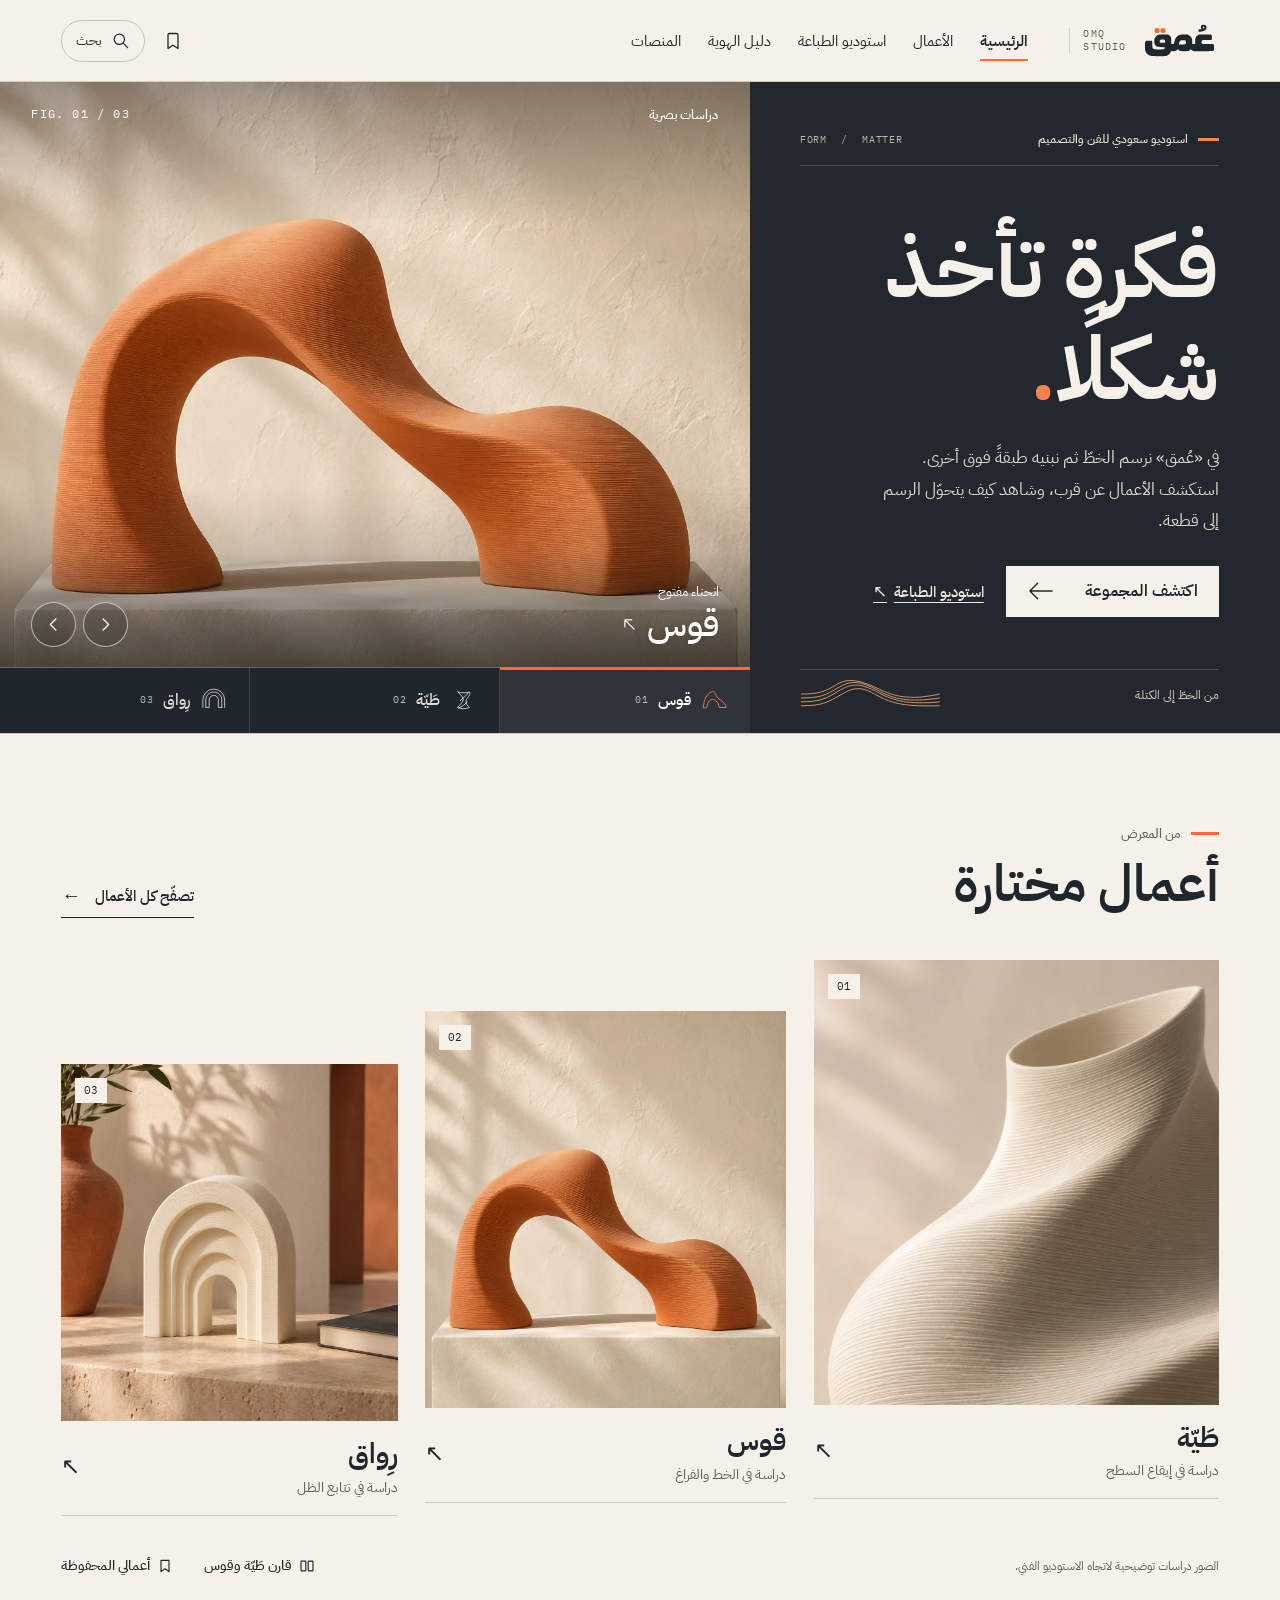
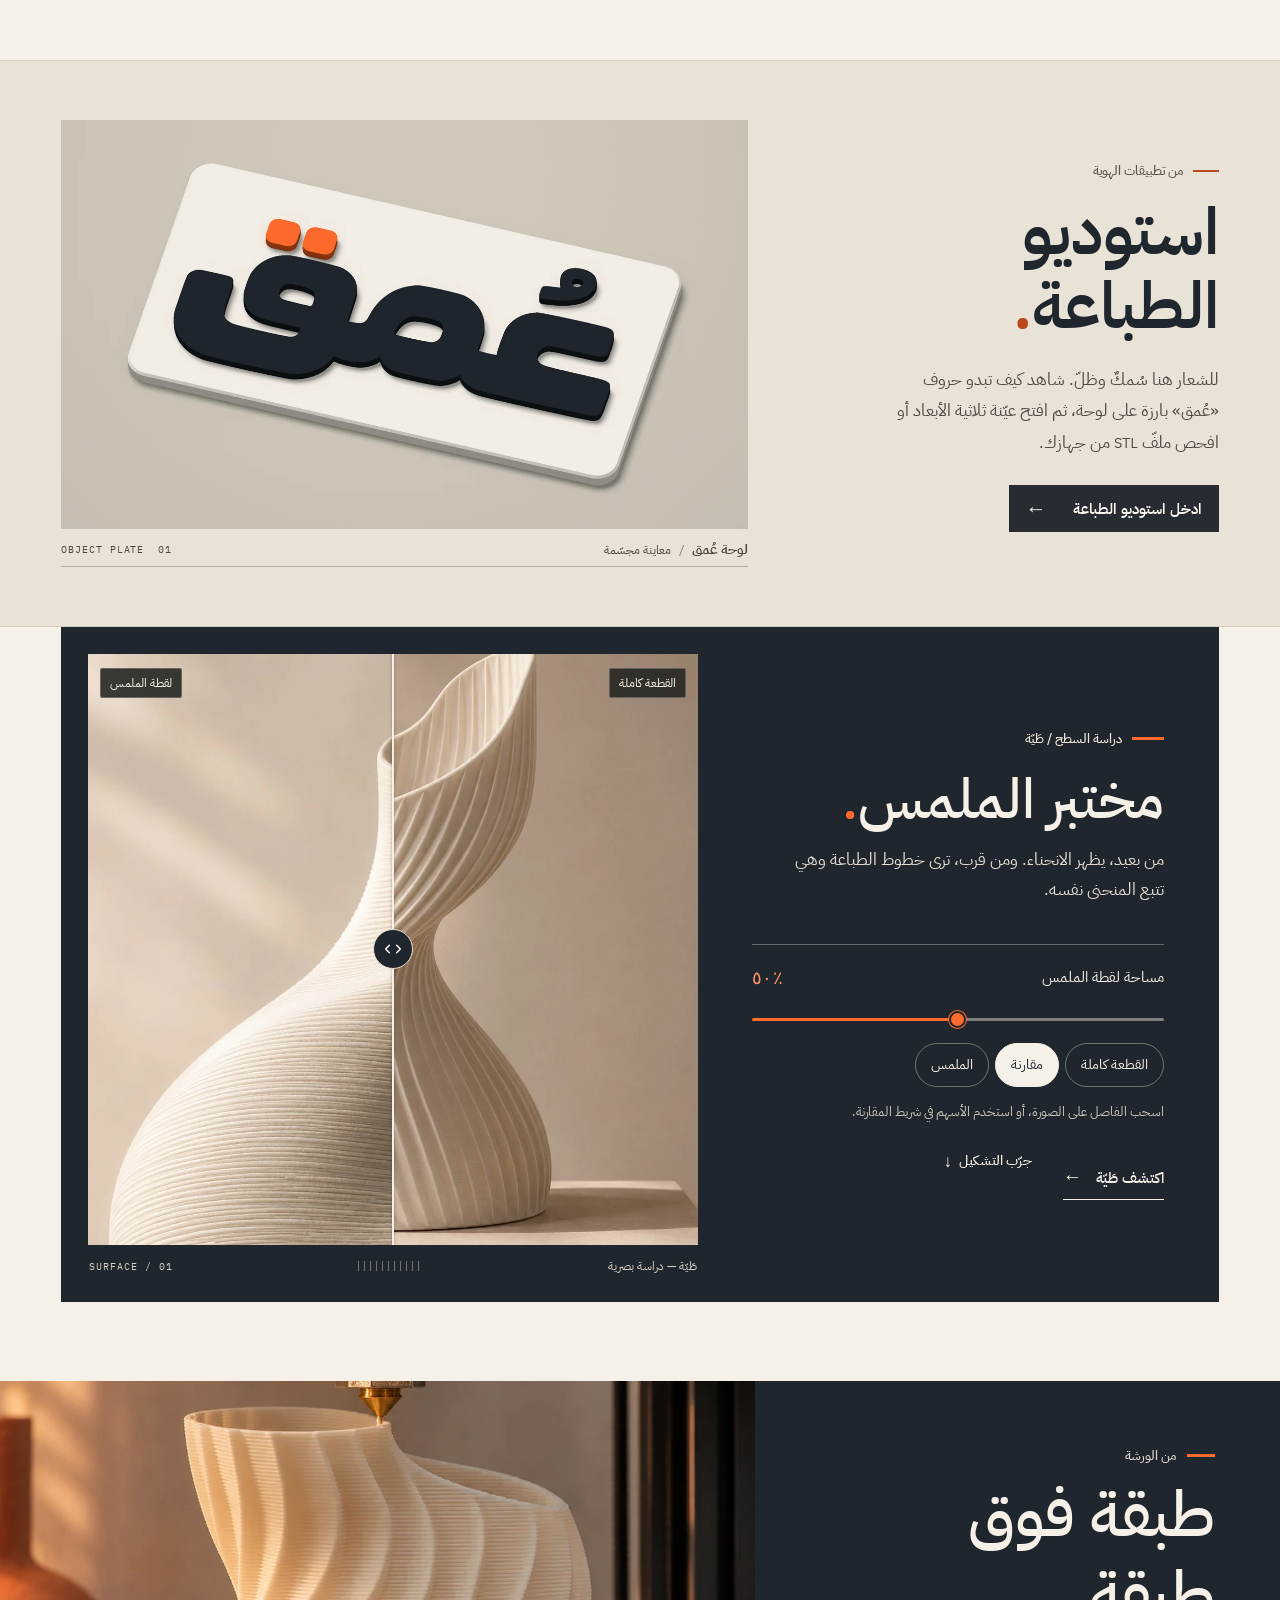
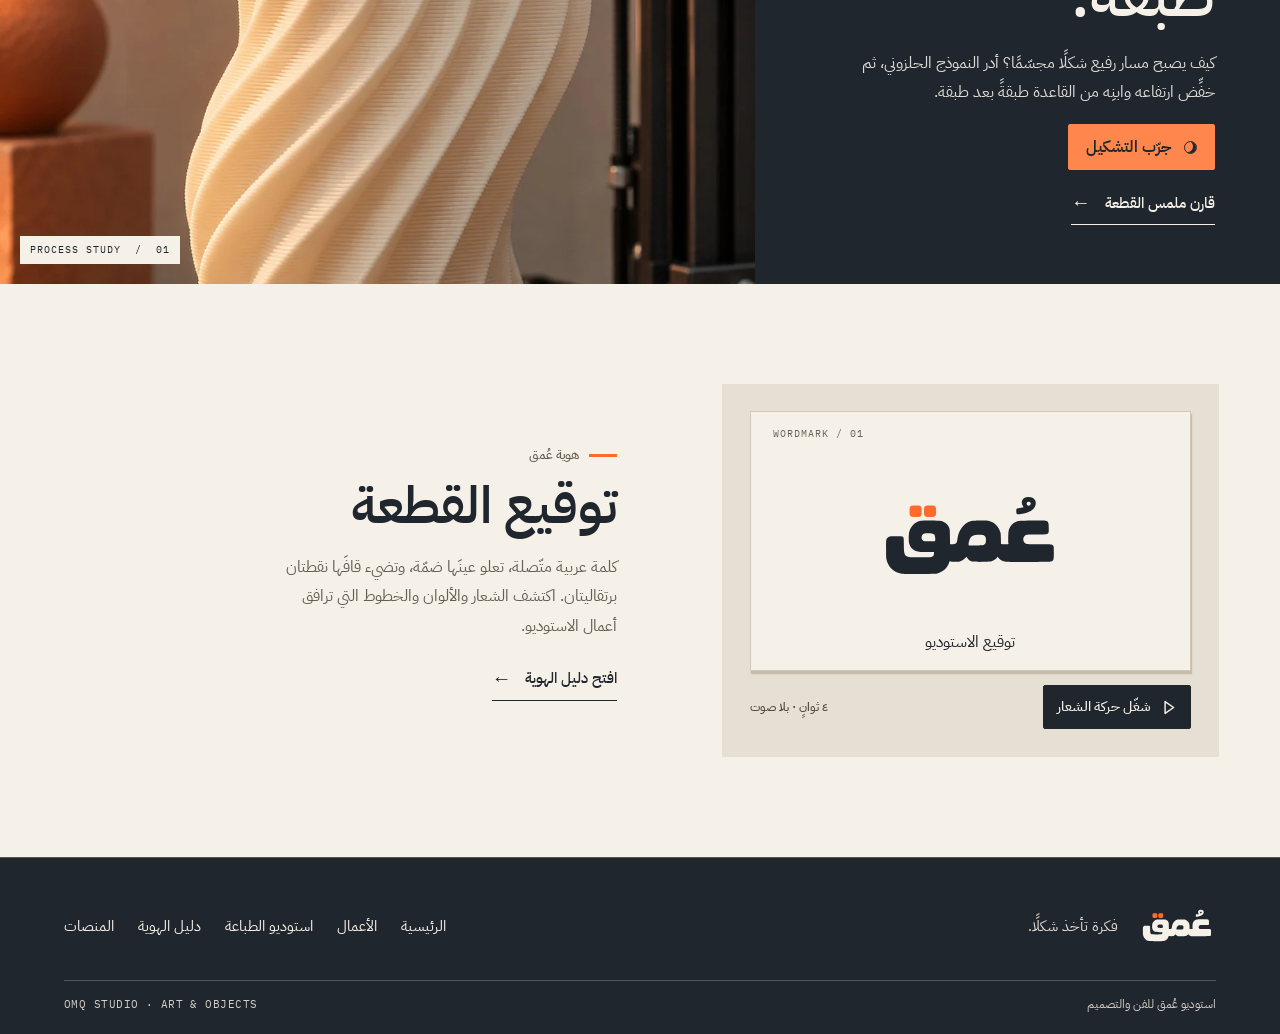
<file: site/index.html>
<!doctype html>
<html lang="ar" dir="rtl">
<head>
  <meta charset="utf-8">
  <meta name="viewport" content="width=device-width, initial-scale=1, viewport-fit=cover">
  <meta name="theme-color" content="#F6F1E8">
  <meta name="description" content="استوديو عُمق السعودي للفن والتصميم بالطباعة ثلاثية الأبعاد. اكتشف الأعمال وقارن أشكالها وجرّب أدوات استوديو الطباعة.">
  <meta property="og:type" content="website">
  <meta property="og:locale" content="ar_SA">
  <meta property="og:title" content="عُمق — فكرة تأخذ شكلًا">
  <meta property="og:description" content="معرض أعمال ودراسات في الشكل والملمس لاستوديو عُمق.">
  <title>عُمق — فكرة تأخذ شكلًا</title>
  <link rel="icon" type="image/svg+xml" href="assets/logo-primary.svg">
  <link rel="preload" as="image" href="assets/images/clay.webp">
  <link rel="stylesheet" href="assets/common.css">
  <link rel="stylesheet" href="assets/home.css">
  <link rel="stylesheet" href="assets/hero-motion.css">
  <script defer src="assets/common.js"></script>
  <script defer src="assets/home.js?v=2"></script>
  <link rel="stylesheet" href="assets/lab.css">
  <script defer src="assets/lab.js"></script>
  <link rel="stylesheet" href="assets/page-motion.css">
  <link rel="stylesheet" href="assets/form-study.css">
  <script defer src="assets/page-motion.js"></script>
  <script defer src="assets/form-study.js"></script>
  <link rel="stylesheet" href="assets/studio-edition.css">
<link rel="stylesheet" href="assets/compass.css"><script defer src="assets/compass.js"></script></head>
<body>
  <header data-header><a class="omq-skip" href="#main">تخطَّ إلى المحتوى</a><div class="omq-nav-shell"><a class="omq-word" href="index.html" aria-label="عُمق، الصفحة الرئيسية"><img src="assets/logo-primary.svg" width="79" height="48" alt="عُمق"><small dir="ltr" lang="en">OMQ<br>STUDIO</small></a><button class="omq-toggle" data-menu-toggle aria-controls="main-nav" aria-expanded="false"><span aria-hidden="true">☰</span> القائمة</button><nav class="omq-menu" id="main-nav" aria-label="التصفح الرئيسي"><a href="index.html" aria-current="page">الرئيسية</a><a href="collection.html">الأعمال</a><a href="fabrication.html">استوديو الطباعة</a><a href="brand.html">دليل الهوية</a><a href="platforms.html">المنصات</a></nav><div class="omq-head-tools"><a class="omq-saves-link" href="collection.html?view=saved" aria-label="الأعمال المحفوظة" title="الأعمال المحفوظة"><svg width="20" height="22" viewBox="0 0 24 24" aria-hidden="true"><path d="M6 4.8A1.8 1.8 0 0 1 7.8 3h8.4A1.8 1.8 0 0 1 18 4.8V21l-6-4-6 4z"/></svg><span data-favorite-badge hidden></span></a><button type="button" class="omq-search-trigger" aria-label="ابحث في الموقع" aria-haspopup="dialog" data-compass-open hidden><svg width="19" height="19" viewBox="0 0 24 24" aria-hidden="true"><circle cx="10.5" cy="10.5" r="6.5"/><path d="m16 16 5 5"/></svg><span>بحث</span></button></div></div></header>
  <main id="main" class="omq-home">
    <section class="home-hero" aria-labelledby="home-title">
      <div class="intro-panel">
        <div class="edition-mast"><div class="intro-kicker"><span aria-hidden="true"></span>استوديو سعودي للفن والتصميم</div><span class="ed-register" lang="en" dir="ltr">FORM&nbsp; / &nbsp;MATTER</span></div>
        <div class="intro-copy">
          <h1 id="home-title"><span class="title-line">فكرة تأخذ</span> <span class="title-line">شكلًا<span class="title-dot">.</span></span></h1>
          <p>في «عُمق» نرسم الخطّ ثم نبنيه طبقةً فوق أخرى. استكشف الأعمال عن قرب، وشاهد كيف يتحوّل الرسم إلى قطعة.</p>
          <div class="hero-routes"><a class="home-button" href="collection.html">اكتشف المجموعة <svg viewBox="0 0 28 20" aria-hidden="true"><path d="M26 10H3m8-8-8 8 8 8"/></svg></a><a class="hero-study-link" href="fabrication.html">استوديو الطباعة <span aria-hidden="true">↖</span></a></div>
        </div>
        <div class="intro-foot ed-foot"><span>من الخطّ إلى الكتلة</span><svg viewBox="0 0 144 28" preserveAspectRatio="xMidYMid meet" aria-hidden="true" focusable="false"><path d="M1 25c21 0 27-3 42-12S66 7 80 15s30 11 63 10M1 21c20 0 25-3 40-12s25-5 40 3 30 12 62 9M1 17c19 0 24-2 39-11s26-4 41 4 30 12 62 7M1 13c18 0 24-2 37-10s28-2 43 5 30 12 62 5"/></svg></div>
      </div>
      <figure class="hero-stage" aria-label="مختارات من الأعمال" data-home-stage>
        <div class="stage-field" data-swipe-field>
          <img class="stage-photo is-shown" data-hero-photo="arch" src="assets/images/clay.webp" width="1086" height="1448" alt="قوس نحتي بلون ترابي دافئ، تحيط انحناءته بفراغ مفتوح." fetchpriority="high" decoding="async">
        </div>
        <div class="stage-top"><span class="stage-index" dir="ltr" lang="en">FIG. <span data-hero-count>01</span> / 03</span><span>دراسات بصرية</span></div>
        <figcaption class="stage-caption">
          <div class="stage-legend">
            <div class="stage-name"><small data-hero-note>انحناء مفتوح</small><a href="collection.html#arch" data-hero-link><span data-hero-name>قوس</span><svg viewBox="0 0 22 22" aria-hidden="true"><path d="M17 17 5 5m0 9V5h9"/></svg></a></div>
            <div class="stage-controls" data-hero-controls hidden><button type="button" data-home-back aria-label="اعرض العمل السابق" title="العمل السابق"><svg viewBox="0 0 24 24" aria-hidden="true"><path d="m9 5 7 7-7 7"/></svg></button><button type="button" data-home-next aria-label="اعرض العمل التالي" title="العمل التالي"><svg viewBox="0 0 24 24" aria-hidden="true"><path d="m15 5-7 7 7 7"/></svg></button></div>
          </div>
          <div class="stage-indexer" role="group" aria-label="اختر العمل المعروض" data-hero-indexer hidden>
            <button type="button" data-work="arch" aria-pressed="true"><svg aria-hidden="true" viewBox="0 0 48 36"><path d="M4 31C5 16 10 8 18 4c6-3 7 4 10 9 3 5 14 7 16 18H32C30 21 25 17 20 17c-6 0-9 7-10 14Z"/></svg><span>قوس</span><small aria-hidden="true">01</small></button>
            <button type="button" data-work="fold" aria-pressed="false"><svg aria-hidden="true" viewBox="0 0 48 36"><path d="M14 4c6 2 15 2 20 0 3 6-5 10-6 15-1 5 3 10 6 12-6 3-15 3-21 0 5-5 9-9 10-13 1-5-5-9-9-14Z"/><path d="M32 5c-3 7-11 9-14 14m12 2c-4 6-10 9-15 11"/></svg><span>طَيّة</span><small aria-hidden="true">02</small></button>
            <button type="button" data-work="arcade" aria-pressed="false"><svg aria-hidden="true" viewBox="0 0 48 36"><path d="M5 31V18a19 19 0 0 1 38 0v13m-33 0V18a14 14 0 0 1 28 0v13m-27 0h5V18a8 8 0 0 1 16 0v13h6"/></svg><span>رِواق</span><small aria-hidden="true">03</small></button>
          </div>
          <span class="stage-sr" role="status" data-hero-status></span>
        </figcaption>
      </figure>
    </section>

    <section class="selected-section home-wrap" aria-labelledby="selected-title">
      <div class="home-section-heading">
        <div><span class="section-eyebrow">من المعرض</span><h2 id="selected-title">أعمال مختارة</h2></div>
        <a class="home-textlink" href="collection.html">تصفّح كل الأعمال <span aria-hidden="true">←</span></a>
      </div>
      <div class="work-set">
        <a class="work-item work-main" href="collection.html#fold">
          <div class="work-image"><img src="assets/images/detail.webp" width="1086" height="1448" alt="لقطة مقرّبة تُظهر الخطوط الدقيقة على سطح القطعة الحلزونية" loading="lazy" decoding="async"><span class="work-number" dir="ltr">01</span></div>
          <div class="work-info"><div><h3>طَيّة</h3><p>دراسة في إيقاع السطح</p></div><span class="work-arrow" aria-hidden="true">↖</span></div>
        </a>
        <a class="work-item work-mid" href="collection.html#arch">
          <div class="work-image"><img src="assets/images/clay.webp" width="1086" height="1448" alt="تكوين برتقالي ترابي تحيط انحناءته بفراغ مفتوح" loading="lazy" decoding="async"><span class="work-number" dir="ltr">02</span></div>
          <div class="work-info"><div><h3>قوس</h3><p>دراسة في الخط والفراغ</p></div><span class="work-arrow" aria-hidden="true">↖</span></div>
        </a>
        <a class="work-item work-end" href="collection.html#arcade">
          <div class="work-image"><img src="assets/images/scene.webp" width="1086" height="1448" alt="أقواس عاجية متدرجة على سطح حجري في ضوء جانبي" loading="lazy" decoding="async"><span class="work-number" dir="ltr">03</span></div>
          <div class="work-info"><div><h3>رِواق</h3><p>دراسة في تتابع الظل</p></div><span class="work-arrow" aria-hidden="true">↖</span></div>
        </a>
      </div>
      <div class="ed-gallery-end"><p class="image-note">الصور دراسات توضيحية لاتجاه الاستوديو الفني.</p><nav class="ed-collection-tools" aria-label="أدوات مجموعة الأعمال"><a href="collection.html?compare=fold,arch"><svg aria-hidden="true" viewBox="0 0 20 20"><rect x="2.5" y="4" width="6" height="12" rx=".8"/><rect x="11.5" y="4" width="6" height="12" rx=".8"/></svg>قارن طَيّة وقوس</a><a href="collection.html?view=saved"><svg aria-hidden="true" viewBox="0 0 20 20"><path d="M5 3h10v14l-5-3.5L5 17z"/></svg>أعمالي المحفوظة</a></nav></div>
    </section>

    <section class="ed-print" aria-labelledby="ed-print-title">
      <div class="home-wrap ed-print-layout">
        <div class="ed-print-copy">
          <span class="ed-overline"><i aria-hidden="true"></i> من تطبيقات الهوية</span>
          <h2 id="ed-print-title">استوديو <br>الطباعة<span aria-hidden="true">.</span></h2>
          <p>للشعار هنا سُمكٌ وظلّ. شاهد كيف تبدو حروف «عُمق» بارزة على لوحة، ثم افتح عيّنة ثلاثية الأبعاد أو افحص ملفّ <bdi lang="en">STL</bdi> من جهازك.</p>
          <a class="ed-studio-link" href="fabrication.html">ادخل استوديو الطباعة <span aria-hidden="true">←</span></a>
        </div>
        <figure class="ed-print-object">
          <div class="ed-print-image"><img src="assets/plaque-preview.webp" width="1600" height="1000" alt="مجسّم لوحة عاجية بزوايا مستديرة، بارزٌ فوقها شعار عُمق بالجرافيتي ونقطتا القاف بالبرتقالي." loading="lazy" decoding="async"></div>
          <figcaption><span><b>لوحة عُمق</b> <i aria-hidden="true">/</i> معاينة مجسّمة</span><span dir="ltr" lang="en">OBJECT PLATE&nbsp; 01</span></figcaption>
        </figure>
      </div>
    </section>

    <section class="lab-study" id="material-lab" data-material-lab aria-labelledby="lab-title">
      <div class="lab-panel">
        <div class="lab-aside">
          <span class="lab-kicker">دراسة السطح / طَيّة</span>
          <h2 id="lab-title">مختبر الملمس<span aria-hidden="true">.</span></h2>
          <p class="lab-lead">من بعيد، يظهر الانحناء. ومن قرب، ترى خطوط الطباعة وهي تتبع المنحنى نفسه.</p>
          <div class="lab-method" data-lab-controls hidden>
            <div class="lab-readout"><label for="lab-range">مساحة لقطة الملمس</label><bdi class="lab-value" data-lab-value aria-hidden="true">٥٠٪</bdi></div>
            <input class="lab-range" id="lab-range" type="range" min="0" max="100" step="1" value="50" dir="ltr" aria-describedby="lab-instruction">
            <div class="lab-presets" role="group" aria-label="اختر طريقة العرض">
              <button type="button" data-lab-preset="0" aria-pressed="false">القطعة كاملة</button>
              <button type="button" data-lab-preset="50" aria-pressed="true">مقارنة</button>
              <button type="button" data-lab-preset="100" aria-pressed="false">الملمس</button>
            </div>
            <p class="lab-instruction" id="lab-instruction">اسحب الفاصل على الصورة، أو استخدم الأسهم في شريط المقارنة.</p>
          </div>
          <div class="ed-lab-routes"><a class="home-textlink" href="collection.html#fold">اكتشف طَيّة <span aria-hidden="true">←</span></a><a class="ed-form-route" href="#form-study" data-launch-form>جرّب التشكيل <span aria-hidden="true">↓</span></a></div>
        </div>
        <div class="lab-frame">
          <div class="lab-cleft" data-lab-stage>
            <figure class="lab-shot lab-wide"><img src="assets/images/hero.webp" width="1086" height="1448" alt="شكل طَيّة الحلزوني كاملًا فوق قاعدة في ضوء جانبي." loading="lazy" decoding="async" draggable="false"><figcaption class="lab-chip">القطعة كاملة</figcaption></figure>
            <figure class="lab-shot lab-detail"><img src="assets/images/detail.webp" width="1086" height="1448" alt="لقطة مقرّبة تكشف الخطوط الأفقية الدقيقة على السطح العاجي." loading="lazy" decoding="async" draggable="false"><figcaption class="lab-chip">لقطة الملمس</figcaption></figure>
            <span class="lab-divider" hidden aria-hidden="true"><svg viewBox="0 0 24 24"><path d="m8 8-4 4 4 4m8-8 4 4-4 4"/></svg></span>
          </div>
          <div class="lab-frame-base"><span>طَيّة — دراسة بصرية</span><i aria-hidden="true"></i><span class="lab-en" lang="en" dir="ltr">SURFACE / 01</span></div>
        </div>
      </div>
    </section>

    <section id="form-study" class="workshop-feature" aria-labelledby="workshop-title">
      <div class="workshop-visual"><img src="assets/images/workshop.webp" width="1086" height="1448" alt="فوهة طابعة ثلاثية الأبعاد فوق سطح قطعة ملتفّة" loading="lazy" decoding="async"><span class="workshop-plate" lang="en" dir="ltr">PROCESS STUDY&nbsp; / &nbsp;01</span></div>
      <div class="workshop-copy"><span class="section-eyebrow">من الورشة</span><h2 id="workshop-title">طبقة فوق<br> طبقة.</h2><p>كيف يصبح مسار رفيع شكلًا مجسّمًا؟ أدر النموذج الحلزوني، ثم خفِّض ارتفاعه وابنِه من القاعدة طبقةً بعد طبقة.</p><a class="home-textlink" href="#material-lab">قارن ملمس القطعة <span aria-hidden="true">←</span></a></div>
    </section>

    <section class="signature-feature home-wrap" aria-labelledby="signature-title">
      <div class="sig-stamp" aria-hidden="true"><div class="sig-plate"><span lang="en" dir="ltr">WORDMARK / 01</span><img src="assets/logo-primary.svg" width="1104" height="583" alt="" loading="lazy" decoding="async"><span>توقيع الاستوديو</span></div></div>
      <div class="signature-copy"><span class="section-eyebrow">هوية عُمق</span><h2 id="signature-title">توقيع القطعة</h2><p>كلمة عربية متّصلة، تعلو عينَها ضمّة، وتضيء قافَها نقطتان برتقاليتان. اكتشف الشعار والألوان والخطوط التي ترافق أعمال الاستوديو.</p><a class="home-textlink" href="brand.html">افتح دليل الهوية <span aria-hidden="true">←</span></a></div>
    </section>
  </main>
  <footer data-footer class="omq-footer"><div class="omq-footer-inside"><div class="omq-foot-brand"><a href="index.html" aria-label="عُمق، الرئيسية"><img class="omq-foot-mark" src="assets/logo-reverse.svg" width="78" height="43" alt="عُمق"></a><p>فكرة تأخذ شكلًا.</p></div><nav aria-label="روابط التذييل"><a href="index.html">الرئيسية</a><a href="collection.html">الأعمال</a><a href="fabrication.html">استوديو الطباعة</a><a href="brand.html">دليل الهوية</a><a href="platforms.html">المنصات</a></nav></div><div class="omq-foot-base"><span>استوديو عُمق للفن والتصميم</span><span lang="en" dir="ltr">OMQ STUDIO · ART &amp; OBJECTS</span></div></footer>
</body>
</html>
</file>
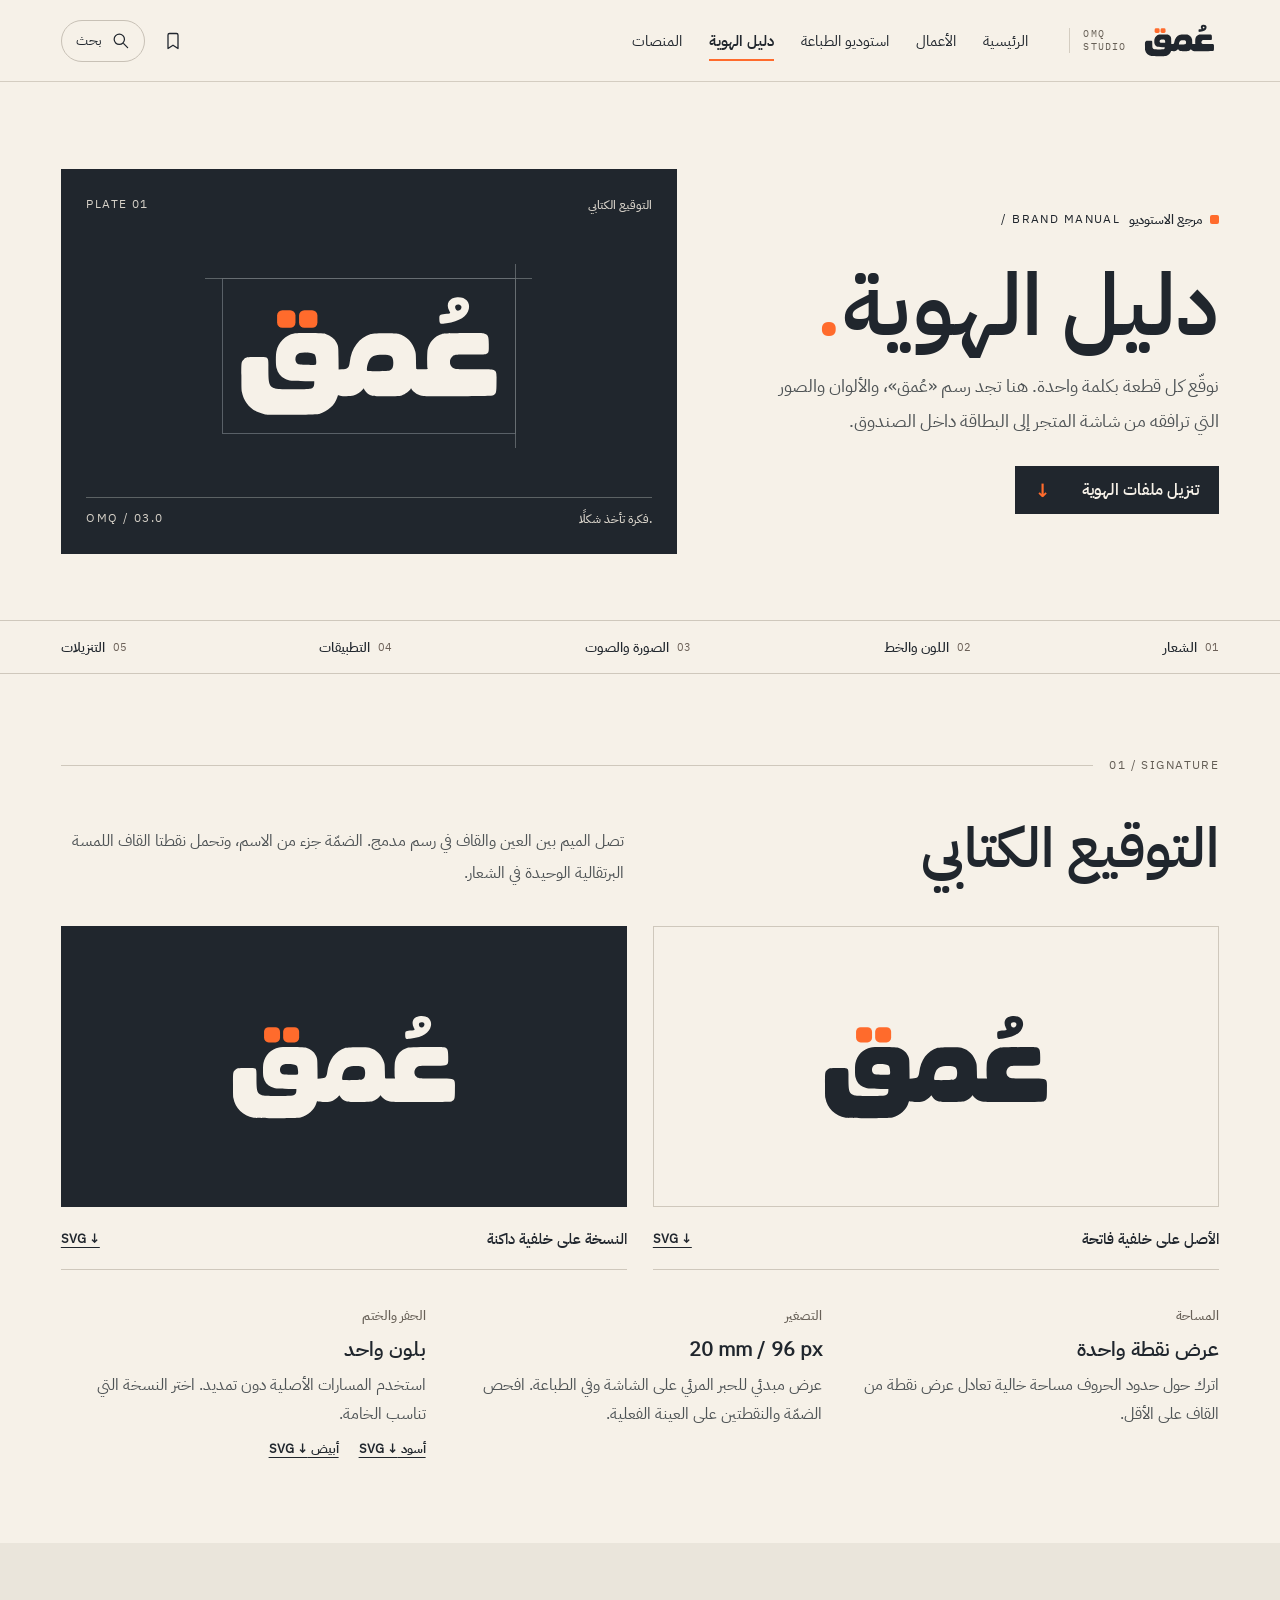
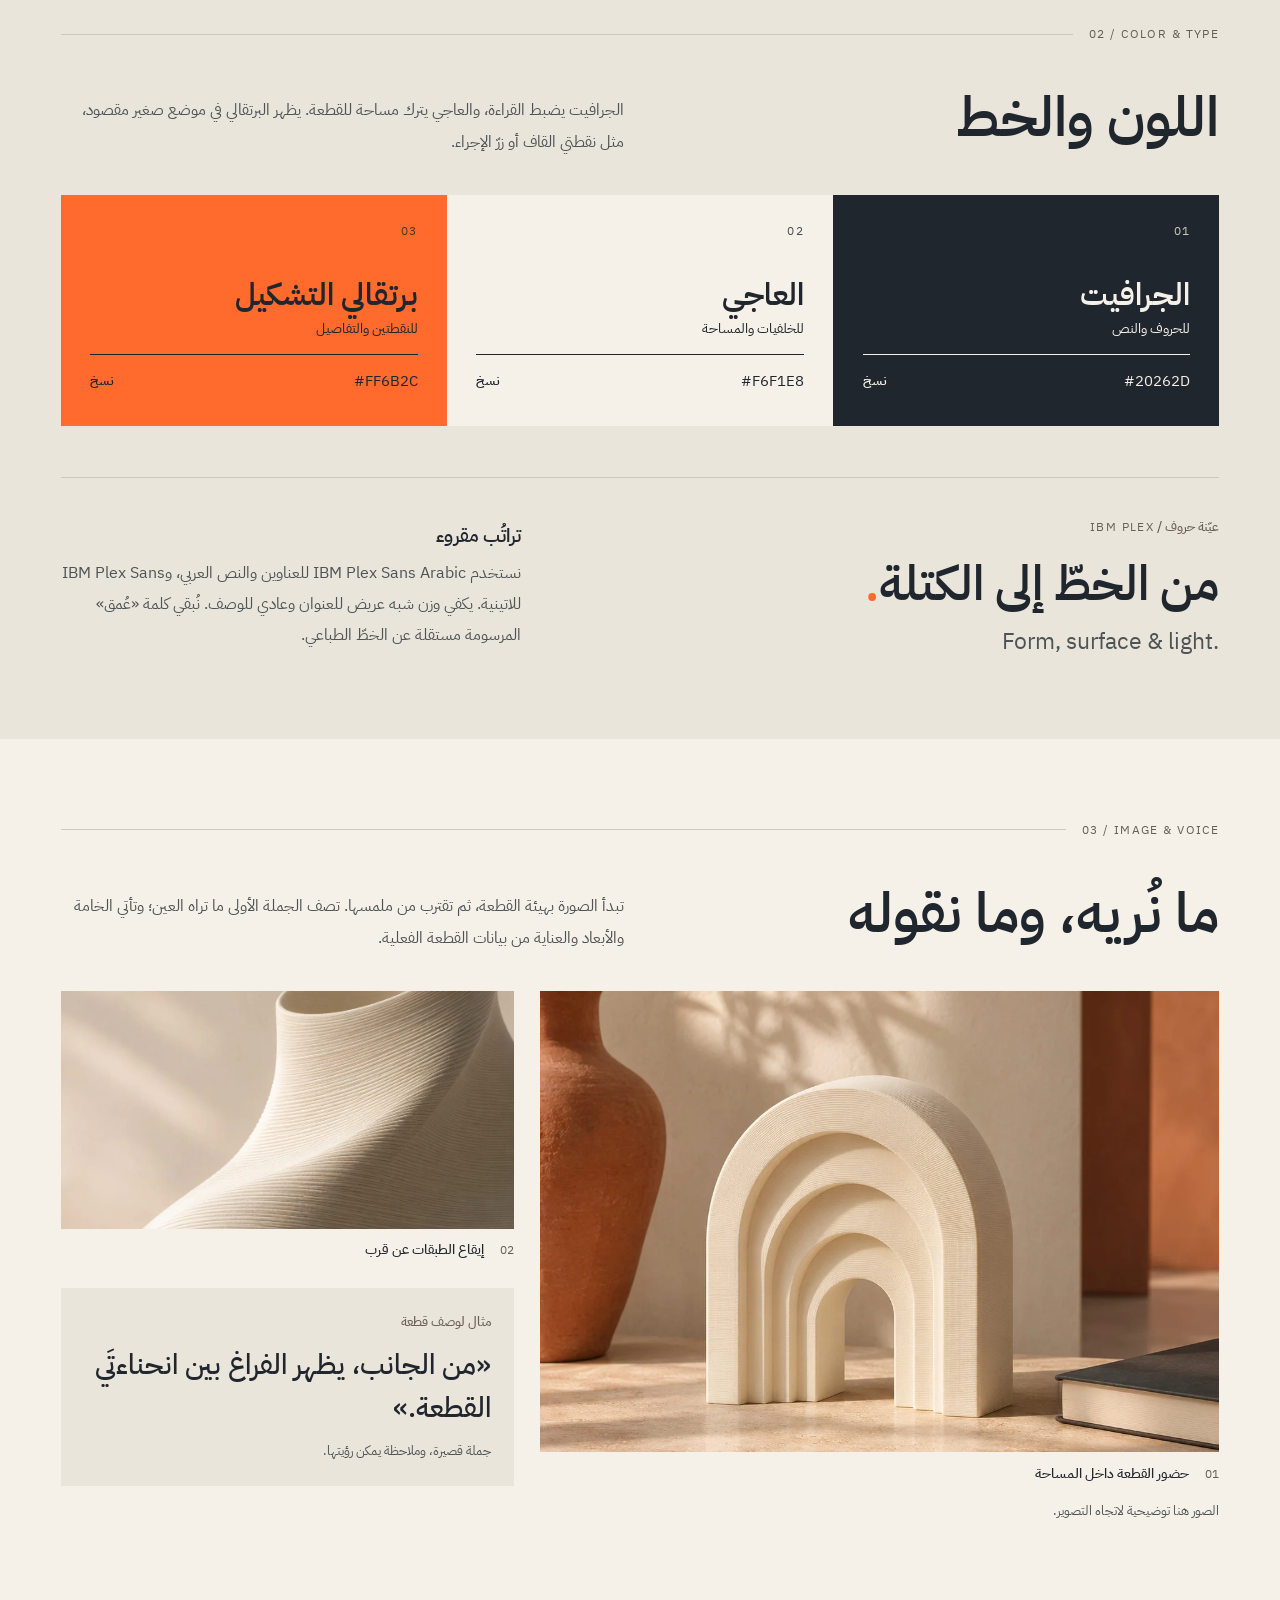
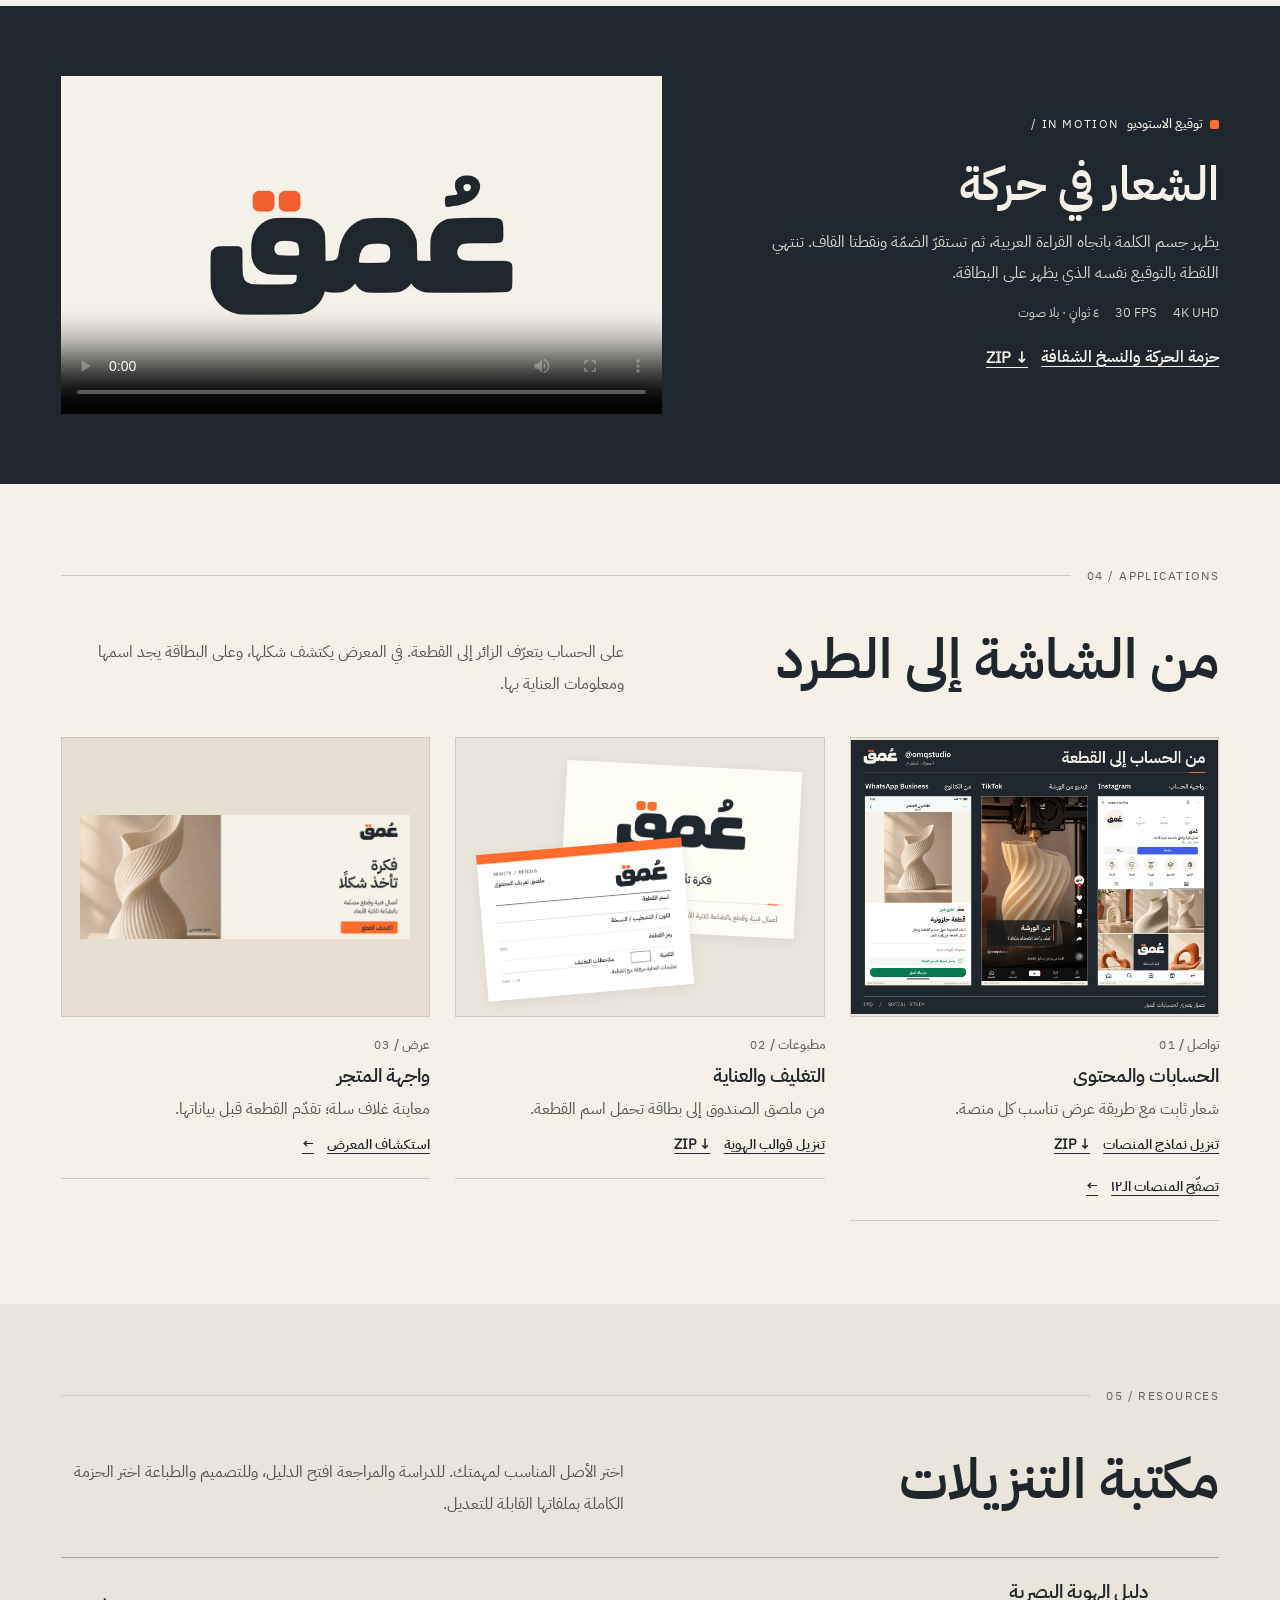
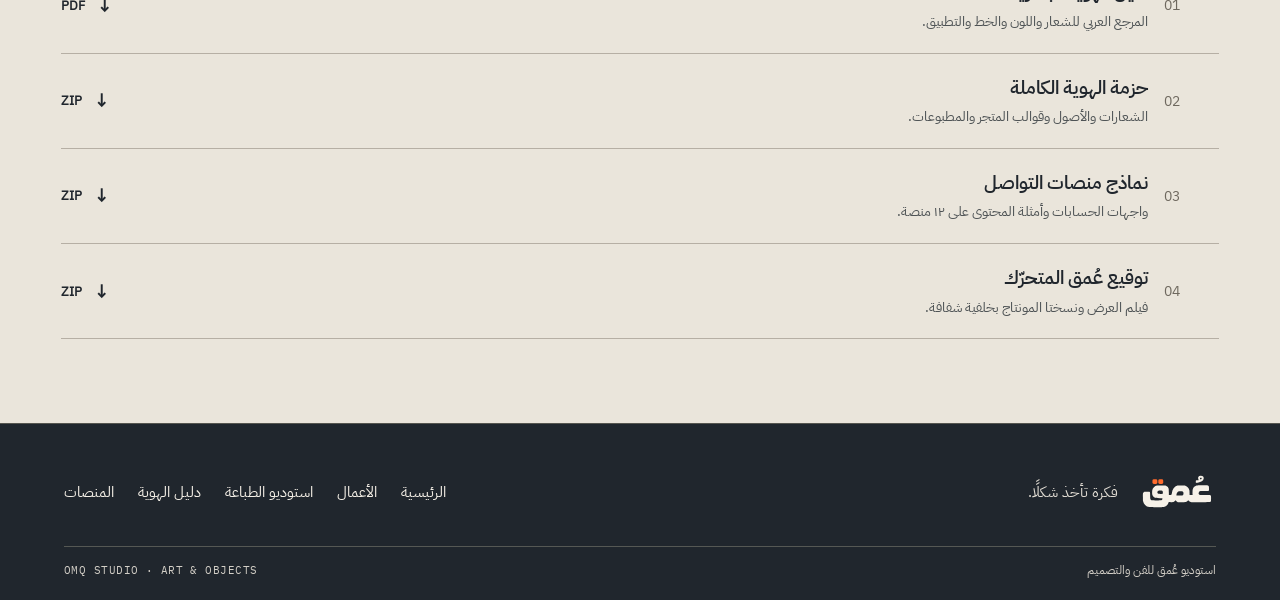
<file: site/brand.html>
<!doctype html>
<html lang="ar" dir="rtl">
<head>
<meta charset="utf-8"><meta name="viewport" content="width=device-width, initial-scale=1">
<title>دليل الهوية | عُمق</title>
<meta name="description" content="دليل هوية عُمق: التوقيع العربي، الألوان والخطوط، لغة الصورة، حركة الشعار والأصول المعتمدة للتنزيل.">
<meta name="theme-color" content="#F6F1E8">
<link rel="icon" href="assets/favicon.png" type="image/png">
<link rel="stylesheet" href="assets/common.css"><link rel="stylesheet" href="assets/brand.css">
<script src="assets/common.js" defer></script><script src="assets/brand.js" defer></script>
<link rel="stylesheet" href="assets/compass.css"><script defer src="assets/compass.js"></script></head>
<body>
<header data-header><a class="omq-skip" href="#main">تخطَّ إلى المحتوى</a><div class="omq-nav-shell"><a class="omq-word" href="index.html" aria-label="عُمق، الصفحة الرئيسية"><img src="assets/logo-primary.svg" width="79" height="48" alt="عُمق"><small dir="ltr" lang="en">OMQ<br>STUDIO</small></a><button class="omq-toggle" data-menu-toggle aria-controls="main-nav" aria-expanded="false"><span aria-hidden="true">☰</span> القائمة</button><nav class="omq-menu" id="main-nav" aria-label="التصفح الرئيسي"><a href="index.html">الرئيسية</a><a href="collection.html">الأعمال</a><a href="fabrication.html">استوديو الطباعة</a><a href="brand.html" aria-current="page">دليل الهوية</a><a href="platforms.html">المنصات</a></nav><div class="omq-head-tools"><a class="omq-saves-link" href="collection.html?view=saved" aria-label="الأعمال المحفوظة" title="الأعمال المحفوظة"><svg width="20" height="22" viewBox="0 0 24 24" aria-hidden="true"><path d="M6 4.8A1.8 1.8 0 0 1 7.8 3h8.4A1.8 1.8 0 0 1 18 4.8V21l-6-4-6 4z"/></svg><span data-favorite-badge hidden></span></a><button type="button" class="omq-search-trigger" aria-label="ابحث في الموقع" aria-haspopup="dialog" data-compass-open hidden><svg width="19" height="19" viewBox="0 0 24 24" aria-hidden="true"><circle cx="10.5" cy="10.5" r="6.5"/><path d="m16 16 5 5"/></svg><span>بحث</span></button></div></div></header>
<main id="main" class="br-page">
<section class="br-hero" aria-labelledby="brand-heading">
<div class="br-shell br-hero-grid">
<div class="br-intro">
<p class="br-overline"><i aria-hidden="true"></i> مرجع الاستوديو <bdi lang="en">/ BRAND MANUAL</bdi></p>
<h1 id="brand-heading">دليل الهوية<span>.</span></h1>
<p class="br-lead">نوقّع كل قطعة بكلمة واحدة. هنا تجد رسم «عُمق»، والألوان والصور التي ترافقه من شاشة المتجر إلى البطاقة داخل الصندوق.</p>
<a class="br-button" href="#downloads">تنزيل ملفات الهوية <span aria-hidden="true">↓</span></a>
</div>
<div class="br-hero-card" role="img" aria-label="الشعار العربي عُمق بلون عاجي ونقطتي قاف برتقاليتين على خلفية جرافيتية.">
<div class="br-figure-meta"><span lang="en" dir="ltr">PLATE 01</span><span>التوقيع الكتابي</span></div>
<div class="br-hero-spec"><div class="br-hero-bounds"><img src="assets/logo-reverse.svg" alt="" width="1104" height="583"></div></div>
<div class="br-figure-meta br-btm"><span lang="en" dir="ltr">OMQ / 03.0</span><span>فكرة تأخذ شكلًا.</span></div>
</div>
</div>
</section>
<nav class="br-subnav" aria-label="أقسام دليل الهوية"><div class="br-shell br-subnav-inner">
<a href="#signature"><bdi>01</bdi> الشعار</a><a href="#color"><bdi>02</bdi> اللون والخط</a><a href="#image"><bdi>03</bdi> الصورة والصوت</a><a href="#applications"><bdi>04</bdi> التطبيقات</a><a href="#downloads"><bdi>05</bdi> التنزيلات</a>
</div></nav>

<section class="br-shell br-section" id="signature" aria-labelledby="sig-title">
<div class="br-section-label"><bdi>01 / SIGNATURE</bdi><span></span></div>
<div class="br-heading"><h2 id="sig-title">التوقيع الكتابي</h2><p>تصل الميم بين العين والقاف في رسم مدمج. الضمّة جزء من الاسم، وتحمل نقطتا القاف اللمسة البرتقالية الوحيدة في الشعار.</p></div>
<div class="br-marks">
<figure class="br-mark"><div class="br-mark-field br-mark-light"><img src="assets/logo-primary.svg" alt="الشعار الجرافيتي بنقطتي قاف برتقاليتين" width="1104" height="583"></div><figcaption><strong>الأصل على خلفية فاتحة</strong><a download href="assets/logo-primary.svg" aria-label="تنزيل الشعار الأساسي بصيغة SVG"><bdi>SVG ↓</bdi></a></figcaption></figure>
<figure class="br-mark"><div class="br-mark-field br-mark-dark"><img src="assets/logo-reverse.svg" alt="الشعار العاجي بنقطتي قاف برتقاليتين" width="1104" height="583"></div><figcaption><strong>النسخة على خلفية داكنة</strong><a download href="assets/logo-reverse.svg" aria-label="تنزيل الشعار العاجي بصيغة SVG"><bdi>SVG ↓</bdi></a></figcaption></figure>
</div>
<div class="br-rules">
<article><span class="br-tag">المساحة</span><strong>عرض نقطة واحدة</strong><p>اترك حول حدود الحروف مساحة خالية تعادل عرض نقطة من القاف على الأقل.</p></article>
<article><span class="br-tag">التصغير</span><strong><bdi>96 px</bdi> / <bdi>20 mm</bdi></strong><p>عرض مبدئي للحبر المرئي على الشاشة وفي الطباعة. افحص الضمّة والنقطتين على العينة الفعلية.</p></article>
<article><span class="br-tag">الحفر والختم</span><strong>بلون واحد</strong><p>استخدم المسارات الأصلية دون تمديد. اختر النسخة التي تناسب الخامة.</p><div class="br-inline-links"><a download href="assets/logo-black.svg">أسود <bdi>SVG ↓</bdi></a><a download href="assets/logo-white.svg">أبيض <bdi>SVG ↓</bdi></a></div></article>
</div>
</section>

<section class="br-color-section" id="color" aria-labelledby="color-title"><div class="br-shell br-section">
<div class="br-section-label"><bdi>02 / COLOR &amp; TYPE</bdi><span></span></div>
<div class="br-heading"><h2 id="color-title">اللون والخط</h2><p>الجرافيت يضبط القراءة، والعاجي يترك مساحة للقطعة. يظهر البرتقالي في موضع صغير مقصود، مثل نقطتي القاف أو زرّ الإجراء.</p></div>
<div class="br-swatches">
<div class="br-swatch br-ink"><span class="br-swatch-num">01</span><div><strong>الجرافيت</strong><small>للحروف والنص</small></div><button type="button" data-copy="#20262D" aria-label="نسخ لون الجرافيت #20262D"><bdi>#20262D</bdi><span>نسخ</span></button></div>
<div class="br-swatch br-ivory"><span class="br-swatch-num">02</span><div><strong>العاجي</strong><small>للخلفيات والمساحة</small></div><button type="button" data-copy="#F6F1E8" aria-label="نسخ اللون العاجي #F6F1E8"><bdi>#F6F1E8</bdi><span>نسخ</span></button></div>
<div class="br-swatch br-orange"><span class="br-swatch-num">03</span><div><strong>برتقالي التشكيل</strong><small>للنقطتين والتفاصيل</small></div><button type="button" data-copy="#FF6B2C" aria-label="نسخ برتقالي التشكيل #FF6B2C"><bdi>#FF6B2C</bdi><span>نسخ</span></button></div>
</div><div class="br-live" role="status" aria-live="polite" id="br-copy-status"></div>
<div class="br-type-grid"><div class="br-type-spec"><span class="br-tag">عيّنة حروف / <bdi>IBM PLEX</bdi></span><div>من الخطّ إلى الكتلة<span>.</span></div><p lang="en" dir="ltr">Form, surface &amp; light.</p></div>
<div class="br-type-text"><h3>تراتُب مقروء</h3><p>نستخدم <bdi lang="en">IBM Plex Sans Arabic</bdi> للعناوين والنص العربي، و<bdi lang="en">IBM Plex Sans</bdi> للاتينية. يكفي وزن شبه عريض للعنوان وعادي للوصف. نُبقي كلمة «عُمق» المرسومة مستقلة عن الخطّ الطباعي.</p></div></div>
</div></section>

<section class="br-shell br-section" id="image" aria-labelledby="imag-title">
<div class="br-section-label"><bdi>03 / IMAGE &amp; VOICE</bdi><span></span></div>
<div class="br-heading"><h2 id="imag-title">ما نُريه، وما نقوله</h2><p>تبدأ الصورة بهيئة القطعة، ثم تقترب من ملمسها. تصف الجملة الأولى ما تراه العين؛ وتأتي الخامة والأبعاد والعناية من بيانات القطعة الفعلية.</p></div>
<div class="br-photo-grid">
<figure class="br-photo br-photo-lg"><img loading="lazy" src="assets/images/scene.webp" width="1086" height="1448" alt="تكوين قوسي عاجي داخل مساحة هادئة بإضاءة جانبية"><figcaption><bdi>01</bdi><span>حضور القطعة داخل المساحة</span></figcaption></figure>
<figure class="br-photo br-photo-sm"><img loading="lazy" src="assets/images/detail.webp" width="1086" height="1448" alt="تفصيل قريب يبيّن خطوط سطح القطعة"><figcaption><bdi>02</bdi><span>إيقاع الطبقات عن قرب</span></figcaption></figure>
<div class="br-quote"><span class="br-tag">مثال لوصف قطعة</span><blockquote>«من الجانب، يظهر الفراغ بين انحناءتَي القطعة.»</blockquote><p>جملة قصيرة، وملاحظة يمكن رؤيتها.</p></div>
</div><p class="br-disclosure">الصور هنا توضيحية لاتجاه التصوير.</p>
</section>

<section class="br-motion" id="motion" aria-labelledby="motion-title"><div class="br-shell br-motion-grid"><div>
<p class="br-overline"><i aria-hidden="true"></i> توقيع الاستوديو <bdi lang="en">/ IN MOTION</bdi></p>
<h2 id="motion-title">الشعار في حركة</h2><p>يظهر جسم الكلمة باتجاه القراءة العربية، ثم تستقرّ الضمّة ونقطتا القاف. تنتهي اللقطة بالتوقيع نفسه الذي يظهر على البطاقة.</p>
<div class="br-film-notes"><bdi>4K UHD</bdi><bdi>30 FPS</bdi><span>٤ ثوانٍ · بلا صوت</span></div>
<a class="br-text-link" href="assets/downloads/motion-kit.zip" download>حزمة الحركة والنسخ الشفافة <bdi>ZIP ↓</bdi></a>
</div><div class="br-player"><video controls preload="metadata" playsinline width="3840" height="2160" aria-label="شاهد حركة شعار عُمق، أربع ثوانٍ من دون صوت" poster="assets/images/brand-motion-poster.webp"><source src="assets/motion.mp4" type="video/mp4">يمكنك <a href="assets/motion.mp4">تنزيل فيديو الشعار</a>.</video></div>
</div></section>

<section class="br-shell br-section" id="applications" aria-labelledby="apps-title">
<div class="br-section-label"><bdi>04 / APPLICATIONS</bdi><span></span></div><div class="br-heading"><h2 id="apps-title">من الشاشة إلى الطرد</h2><p>على الحساب يتعرّف الزائر إلى القطعة. في المعرض يكتشف شكلها، وعلى البطاقة يجد اسمها ومعلومات العناية بها.</p></div>
<div class="br-apps">
<figure class="br-app"><div class="br-app-image"><img loading="lazy" src="assets/images/social.webp" alt="تطبيق الهوية على واجهات حسابات عُمق الاجتماعية"></div><figcaption><span class="br-tag">تواصل / <bdi>01</bdi></span><h3>الحسابات والمحتوى</h3><p>شعار ثابت مع طريقة عرض تناسب كل منصة.</p><a class="br-text-link" href="download.html?kit=social">تنزيل نماذج المنصات <bdi>ZIP ↓</bdi></a><br><a class="br-text-link" href="platforms.html">تصفّح المنصات الـ١٢ <span aria-hidden="true">←</span></a></figcaption></figure>
<figure class="br-app"><div class="br-app-image br-collateral"><img loading="lazy" src="assets/images/packaging.webp" alt="بطاقة القطعة المرفقة بالطرد"><img loading="lazy" src="assets/images/label.webp" alt="ملصق الصندوق"></div><figcaption><span class="br-tag">مطبوعات / <bdi>02</bdi></span><h3>التغليف والعناية</h3><p>من ملصق الصندوق إلى بطاقة تحمل اسم القطعة.</p><a class="br-text-link" href="download.html?kit=identity">تنزيل قوالب الهوية <bdi>ZIP ↓</bdi></a></figcaption></figure>
<figure class="br-app"><div class="br-app-image"><img loading="lazy" src="assets/images/salla.webp" alt="بانر المتجر المقترح لمنصة سلة يجمع القطعة الحلزونية والتوقيع الكتابي"></div><figcaption><span class="br-tag">عرض / <bdi>03</bdi></span><h3>واجهة المتجر</h3><p>معاينة غلاف سلة؛ تقدّم القطعة قبل بياناتها.</p><a class="br-text-link" href="collection.html">استكشاف المعرض <span aria-hidden="true">←</span></a></figcaption></figure>
</div>
</section>

<section class="br-downloads" id="downloads" aria-labelledby="dl-title"><div class="br-shell br-section">
<div class="br-section-label"><bdi>05 / RESOURCES</bdi><span></span></div>
<div class="br-heading"><h2 id="dl-title">مكتبة التنزيلات</h2><p>اختر الأصل المناسب لمهمتك. للدراسة والمراجعة افتح الدليل، وللتصميم والطباعة اختر الحزمة الكاملة بملفاتها القابلة للتعديل.</p></div>
<div class="br-dl-list">
<a href="assets/downloads/brand-guide.pdf" download><bdi class="br-number">01</bdi><span><strong>دليل الهوية البصرية</strong><small>المرجع العربي للشعار واللون والخط والتطبيق.</small></span><bdi class="br-filetype">PDF <i aria-hidden="true">↓</i></bdi></a>
<a href="download.html?kit=identity"><bdi class="br-number">02</bdi><span><strong>حزمة الهوية الكاملة</strong><small>الشعارات والأصول وقوالب المتجر والمطبوعات.</small></span><bdi class="br-filetype">ZIP <i aria-hidden="true">↓</i></bdi></a>
<a href="download.html?kit=social"><bdi class="br-number">03</bdi><span><strong>نماذج منصات التواصل</strong><small>واجهات الحسابات وأمثلة المحتوى على ١٢ منصة.</small></span><bdi class="br-filetype">ZIP <i aria-hidden="true">↓</i></bdi></a>
<a href="assets/downloads/motion-kit.zip" download><bdi class="br-number">04</bdi><span><strong>توقيع عُمق المتحرّك</strong><small>فيلم العرض ونسختا المونتاج بخلفية شفافة.</small></span><bdi class="br-filetype">ZIP <i aria-hidden="true">↓</i></bdi></a>
</div></div></section>
</main>
<footer data-footer class="omq-footer"><div class="omq-footer-inside"><div class="omq-foot-brand"><a href="index.html" aria-label="عُمق، الرئيسية"><img class="omq-foot-mark" src="assets/logo-reverse.svg" width="78" height="43" alt="عُمق"></a><p>فكرة تأخذ شكلًا.</p></div><nav aria-label="روابط التذييل"><a href="index.html">الرئيسية</a><a href="collection.html">الأعمال</a><a href="fabrication.html">استوديو الطباعة</a><a href="brand.html">دليل الهوية</a><a href="platforms.html">المنصات</a></nav></div><div class="omq-foot-base"><span>استوديو عُمق للفن والتصميم</span><span lang="en" dir="ltr">OMQ STUDIO · ART &amp; OBJECTS</span></div></footer>
</body></html>
</file>
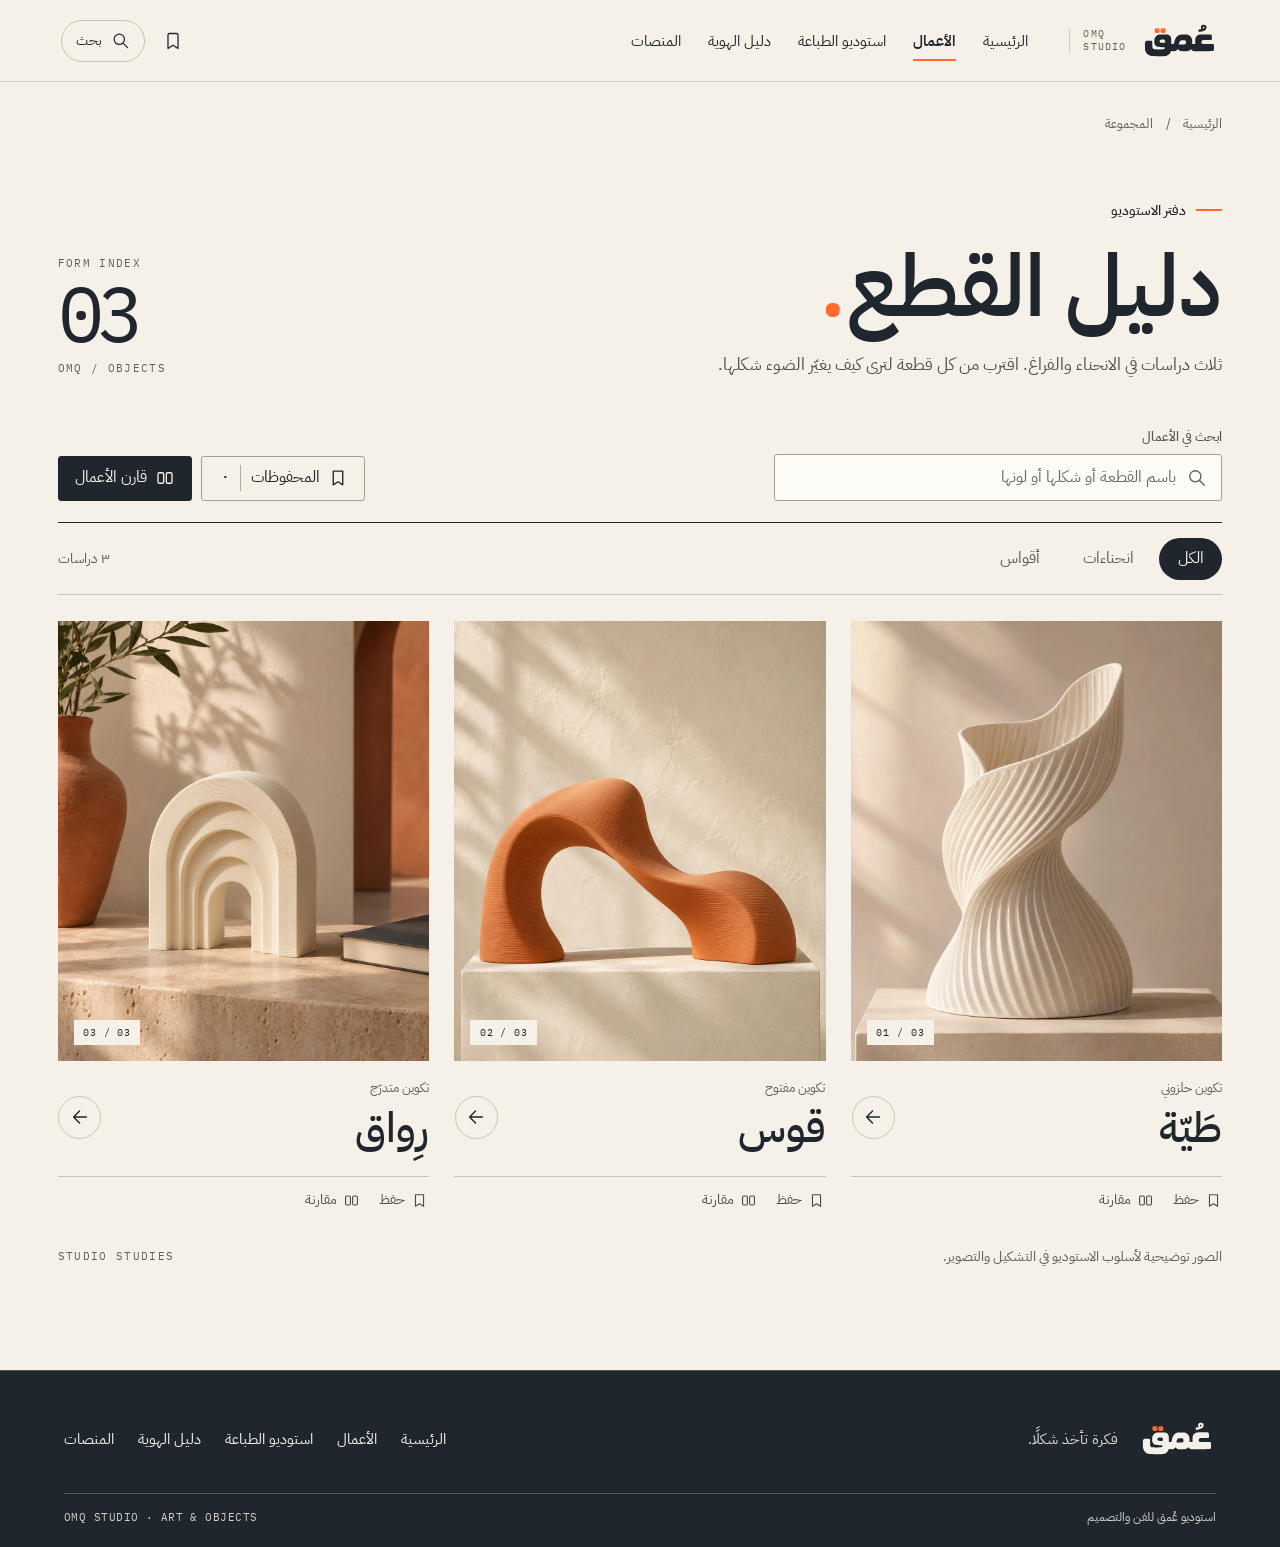
<file: site/collection.html>
<!doctype html>
<html lang="ar" dir="rtl"><head><meta charset="utf-8"><meta name="viewport" content="width=device-width,initial-scale=1"><meta name="theme-color" content="#f6f1e8"><meta name="description" content="مجموعة دراسات عُمق في القطع الفنية والطباعة ثلاثية الأبعاد. اكتشف الشكل والملمس والفراغ في كل قطعة."><title>المجموعة — عُمق</title>
<link rel="icon" type="image/svg+xml" href="assets/logo-primary.svg"><link rel="stylesheet" href="assets/common.css"><link rel="stylesheet" href="assets/collection.css"><link rel="stylesheet" href="assets/discovery.css">
<script src="assets/site-config.js" defer></script><script src="assets/common.js" defer></script><script src="assets/collection.js" defer></script><script src="assets/discovery.js" defer></script><link rel="stylesheet" href="assets/compass.css"><script defer src="assets/compass.js"></script></head>
<body class="oc-page"><header data-header><a class="omq-skip" href="#main">تخطَّ إلى المحتوى</a><div class="omq-nav-shell"><a class="omq-word" href="index.html" aria-label="عُمق، الصفحة الرئيسية"><img src="assets/logo-primary.svg" width="79" height="48" alt="عُمق"><small dir="ltr" lang="en">OMQ<br>STUDIO</small></a><button class="omq-toggle" data-menu-toggle aria-controls="main-nav" aria-expanded="false"><span aria-hidden="true">☰</span> القائمة</button><nav class="omq-menu" id="main-nav" aria-label="التصفح الرئيسي"><a href="index.html">الرئيسية</a><a href="collection.html" aria-current="page">الأعمال</a><a href="fabrication.html">استوديو الطباعة</a><a href="brand.html">دليل الهوية</a><a href="platforms.html">المنصات</a></nav><div class="omq-head-tools"><a class="omq-saves-link" href="collection.html?view=saved" aria-label="الأعمال المحفوظة" title="الأعمال المحفوظة"><svg width="20" height="22" viewBox="0 0 24 24" aria-hidden="true"><path d="M6 4.8A1.8 1.8 0 0 1 7.8 3h8.4A1.8 1.8 0 0 1 18 4.8V21l-6-4-6 4z"/></svg><span data-favorite-badge hidden></span></a><button type="button" class="omq-search-trigger" aria-label="ابحث في الموقع" aria-haspopup="dialog" data-compass-open hidden><svg width="19" height="19" viewBox="0 0 24 24" aria-hidden="true"><circle cx="10.5" cy="10.5" r="6.5"/><path d="m16 16 5 5"/></svg><span>بحث</span></button></div></div></header><main id="main" class="oc-main"><div data-catalog>
<div class="oc-wrap">
<div class="oc-bread"><a href="index.html">الرئيسية</a><span aria-hidden="true">/</span><span aria-current="page">المجموعة</span></div>
<section class="oc-mast" aria-labelledby="catalog-title"><div class="oc-mast-copy"><div class="oc-eyebrow"><span></span>دفتر الاستوديو</div><h1 id="catalog-title" tabindex="-1">دليل القطع<span aria-hidden="true">.</span></h1><p>ثلاث دراسات في الانحناء والفراغ. اقترب من كل قطعة لترى كيف يغيّر الضوء شكلها.</p></div><div class="oc-mast-mark" aria-hidden="true"><div class="oc-mono" dir="ltr">FORM INDEX</div><div class="oc-mast-number" dir="ltr">03</div><div class="oc-mono" dir="ltr">OMQ / OBJECTS</div></div></section>
<div id="od-explore" class="od-explore" hidden></div>
<div class="oc-tools"><div class="oc-filter-group" role="group" aria-label="تصفية القطع حسب الشكل" hidden><button type="button" data-filter="all" aria-pressed="true">الكل</button><button type="button" data-filter="curve" aria-pressed="false">انحناءات</button><button type="button" data-filter="arch" aria-pressed="false">أقواس</button></div><p id="catalog-count" role="status" aria-atomic="true">٣ دراسات</p></div>
<div class="oc-cards"><article class="oc-card oc-card--fold" data-card="fold" data-type="curve">
<a href="#fold" class="oc-card-link" aria-label="تفاصيل طَيّة، تكوين حلزوني">
<div class="oc-card-art"><img src="assets/images/hero.webp" width="810" height="1080" decoding="async" alt="قطعة عاجية تلتفّ خطوطها صعودًا حول فراغ مركزي."><span class="oc-index" dir="ltr" aria-hidden="true">01 / 03</span></div>
<div class="oc-card-label"><div><span class="oc-caption">تكوين حلزوني</span><h2>طَيّة</h2></div><span class="oc-action-icon"><svg aria-hidden="true" viewBox="0 0 24 24" fill="none" width="22" height="22"><path d="M19 12H5m6.5-6.5L5 12l6.5 6.5" stroke="currentColor" stroke-width="1.55" stroke-linecap="round" stroke-linejoin="round"/></svg></span></div></a></article><article class="oc-card oc-card--arch" data-card="arch" data-type="arch">
<a href="#arch" class="oc-card-link" aria-label="تفاصيل قوس، تكوين مفتوح">
<div class="oc-card-art"><img src="assets/images/clay.webp" width="810" height="1080" decoding="async" alt="تكوين بلون ترابي يتّسع عند أحد جانبيه ويترك فتحة مقوّسة في الوسط."><span class="oc-index" dir="ltr" aria-hidden="true">02 / 03</span></div>
<div class="oc-card-label"><div><span class="oc-caption">تكوين مفتوح</span><h2>قوس</h2></div><span class="oc-action-icon"><svg aria-hidden="true" viewBox="0 0 24 24" fill="none" width="22" height="22"><path d="M19 12H5m6.5-6.5L5 12l6.5 6.5" stroke="currentColor" stroke-width="1.55" stroke-linecap="round" stroke-linejoin="round"/></svg></span></div></a></article><article class="oc-card oc-card--arcade" data-card="arcade" data-type="arch">
<a href="#arcade" class="oc-card-link" aria-label="تفاصيل رِواق، تكوين متدرّج">
<div class="oc-card-art"><img src="assets/images/scene.webp" width="810" height="1080" decoding="async" alt="تكوين عاجي بأقواس متداخلة داخل مساحة معيشة هادئة."><span class="oc-index" dir="ltr" aria-hidden="true">03 / 03</span></div>
<div class="oc-card-label"><div><span class="oc-caption">تكوين متدرّج</span><h2>رِواق</h2></div><span class="oc-action-icon"><svg aria-hidden="true" viewBox="0 0 24 24" fill="none" width="22" height="22"><path d="M19 12H5m6.5-6.5L5 12l6.5 6.5" stroke="currentColor" stroke-width="1.55" stroke-linecap="round" stroke-linejoin="round"/></svg></span></div></a></article></div>
<section id="od-empty" class="od-empty" aria-labelledby="od-empty-title" hidden></section>
<div class="oc-disclaimer"><span class="oc-mono" dir="ltr">STUDIO STUDIES</span><p>الصور توضيحية لأسلوب الاستوديو في التشكيل والتصوير.</p></div>
</div></div>
<article class="oc-detail oc-detail--fold" id="fold" data-detail aria-labelledby="title-fold">
<div class="oc-wrap">
<div class="oc-detail-top"><a href="collection.html" data-back-collection class="oc-back"><svg aria-hidden="true" viewBox="0 0 24 24" fill="none" width="18" height="18"><path d="M5 12h14m-6.5-6.5L19 12l-6.5 6.5" stroke="currentColor" stroke-width="1.6" stroke-linecap="round" stroke-linejoin="round"/></svg> العودة إلى المجموعة</a><span class="oc-mono" dir="ltr">OBJECT STUDY / 01</span></div>
<div class="oc-detail-hero">
<div class="oc-detail-intro">
<div class="oc-eyebrow"><span></span>من دفتر التشكيل</div>
<h1 id="title-fold" tabindex="-1">طَيّة</h1><p class="oc-detail-lead">خطّ يلتفّ حول نفسه.</p>
<p class="oc-detail-copy">تبدأ العين من قاعدة القطعة وتصعد مع الانحناء حتى الحافة. تلتقط الخطوط الدقيقة الضوء على جانب، وتترك الجانب الآخر في الظلّ.</p>
<dl class="oc-facts"><div><dt>العائلة</dt><dd>انحناءات</dd></div><div><dt>البنية</dt><dd>جسم واحد تلتفّ حوله طيّة</dd></div><div><dt>اللون في الصورة</dt><dd>عاجيّ</dd></div></dl>
<a class="oc-order" data-product-url="fold" hidden>عرض القطعة في المتجر <svg aria-hidden="true" viewBox="0 0 24 24" fill="none" width="22" height="22"><path d="M19 12H5m6.5-6.5L5 12l6.5 6.5" stroke="currentColor" stroke-width="1.55" stroke-linecap="round" stroke-linejoin="round"/></svg></a>
</div>
<figure class="oc-scene oc-scene--fold"><img src="assets/images/hero.webp" alt="قطعة عاجية تلتفّ خطوطها صعودًا حول فراغ مركزي." width="810" height="1080" loading="lazy"><figcaption><span>دراسة بصرية</span><span class="oc-mono" dir="ltr">01 — FOLD</span></figcaption></figure>
</div>
</div>
<section class="oc-observation" aria-labelledby="observation-fold"><div class="oc-wrap oc-observation-grid"><div class="oc-observe-image detail-macro"><img src="assets/images/detail.webp" width="810" height="1080" loading="lazy" alt="تفصيل قريب من سطح عاجي تتتابع عليه خطوط الطبقات."></div>
<div class="oc-observe-copy"><div class="oc-eyebrow"><span></span>ملاحظة بصرية</div><h2 id="observation-fold">السطح عن قرب</h2><p>عند الاقتراب، يتحوّل ما بدا سطحًا ناعمًا من بعيد إلى صفوف رفيعة. يظهر الملمس بوضوح عند انعطاف الضوء.</p></div></div></section>
<div class="oc-wrap oc-after"><p>الصور لدراسة التكوين والملمس؛ لا تُمثّل قائمة مخزون أو مقاسات فعلية.</p><a class="oc-next" href="#arch"><span>الدراسة التالية</span><b>قوس</b><svg aria-hidden="true" viewBox="0 0 24 24" fill="none" width="22" height="22"><path d="M19 12H5m6.5-6.5L5 12l6.5 6.5" stroke="currentColor" stroke-width="1.55" stroke-linecap="round" stroke-linejoin="round"/></svg></a></div>
</article><article class="oc-detail oc-detail--arch" id="arch" data-detail aria-labelledby="title-arch">
<div class="oc-wrap">
<div class="oc-detail-top"><a href="collection.html" data-back-collection class="oc-back"><svg aria-hidden="true" viewBox="0 0 24 24" fill="none" width="18" height="18"><path d="M5 12h14m-6.5-6.5L19 12l-6.5 6.5" stroke="currentColor" stroke-width="1.6" stroke-linecap="round" stroke-linejoin="round"/></svg> العودة إلى المجموعة</a><span class="oc-mono" dir="ltr">OBJECT STUDY / 02</span></div>
<div class="oc-detail-hero">
<div class="oc-detail-intro">
<div class="oc-eyebrow"><span></span>من دفتر التشكيل</div>
<h1 id="title-arch" tabindex="-1">قوس</h1><p class="oc-detail-lead">فراغ يرسم القطعة.</p>
<p class="oc-detail-copy">يتّسع أحد جانبي القوس ويضيق الآخر. عندما تتبع الحافة الداخلية بدل الخارجية، يبدو الفراغ نفسه كأنه عمل ثانٍ داخل الكتلة.</p>
<dl class="oc-facts"><div><dt>العائلة</dt><dd>أقواس</dd></div><div><dt>البنية</dt><dd>قوس غير متناظر حول فتحة واحدة</dd></div><div><dt>اللون في الصورة</dt><dd>ترابيّ</dd></div></dl>
<a class="oc-order" data-product-url="arch" hidden>عرض القطعة في المتجر <svg aria-hidden="true" viewBox="0 0 24 24" fill="none" width="22" height="22"><path d="M19 12H5m6.5-6.5L5 12l6.5 6.5" stroke="currentColor" stroke-width="1.55" stroke-linecap="round" stroke-linejoin="round"/></svg></a>
</div>
<figure class="oc-scene oc-scene--arch"><img src="assets/images/clay.webp" alt="تكوين بلون ترابي يتّسع عند أحد جانبيه ويترك فتحة مقوّسة في الوسط." width="810" height="1080" loading="lazy"><figcaption><span>دراسة بصرية</span><span class="oc-mono" dir="ltr">02 — ARCH</span></figcaption></figure>
</div>
</div>
<section class="oc-observation" aria-labelledby="observation-arch"><div class="oc-wrap oc-observation-grid"><div class="oc-observe-image detail-crop-arch"><img src="assets/images/clay.webp" width="810" height="1080" loading="lazy" alt="اقتصاص من صورة القوس يوضّح التقاء الفراغ بالحافة الترابية."></div>
<div class="oc-observe-copy"><div class="oc-eyebrow"><span></span>ملاحظة بصرية</div><h2 id="observation-arch">الحافة الداخلية</h2><p>هذه لقطة مقتطعة من الصورة الرئيسية. توجّه النظر إلى الحافة الداخلية حيث يتغيّر عرض القوس ويظهر الفرق بين جانبيه.</p></div></div></section>
<div class="oc-wrap oc-after"><p>الصور لدراسة التكوين والملمس؛ لا تُمثّل قائمة مخزون أو مقاسات فعلية.</p><a class="oc-next" href="#arcade"><span>الدراسة التالية</span><b>رِواق</b><svg aria-hidden="true" viewBox="0 0 24 24" fill="none" width="22" height="22"><path d="M19 12H5m6.5-6.5L5 12l6.5 6.5" stroke="currentColor" stroke-width="1.55" stroke-linecap="round" stroke-linejoin="round"/></svg></a></div>
</article><article class="oc-detail oc-detail--arcade" id="arcade" data-detail aria-labelledby="title-arcade">
<div class="oc-wrap">
<div class="oc-detail-top"><a href="collection.html" data-back-collection class="oc-back"><svg aria-hidden="true" viewBox="0 0 24 24" fill="none" width="18" height="18"><path d="M5 12h14m-6.5-6.5L19 12l-6.5 6.5" stroke="currentColor" stroke-width="1.6" stroke-linecap="round" stroke-linejoin="round"/></svg> العودة إلى المجموعة</a><span class="oc-mono" dir="ltr">OBJECT STUDY / 03</span></div>
<div class="oc-detail-hero">
<div class="oc-detail-intro">
<div class="oc-eyebrow"><span></span>من دفتر التشكيل</div>
<h1 id="title-arcade" tabindex="-1">رِواق</h1><p class="oc-detail-lead">قوس يتلوه قوس.</p>
<p class="oc-detail-copy">تتكرّر الأقواس في اتجاه واحد وتترك بين مستوياتها مساحات ضيّقة للظلّ. من بعيد تُقرأ كهيئة واحدة؛ ومن قريب يظهر كل مستوى على حدة.</p>
<dl class="oc-facts"><div><dt>العائلة</dt><dd>أقواس</dd></div><div><dt>البنية</dt><dd>أقواس يتناقص مقاسها نحو الداخل</dd></div><div><dt>اللون في الصورة</dt><dd>عاجيّ</dd></div></dl>
<a class="oc-order" data-product-url="arcade" hidden>عرض القطعة في المتجر <svg aria-hidden="true" viewBox="0 0 24 24" fill="none" width="22" height="22"><path d="M19 12H5m6.5-6.5L5 12l6.5 6.5" stroke="currentColor" stroke-width="1.55" stroke-linecap="round" stroke-linejoin="round"/></svg></a>
</div>
<figure class="oc-scene oc-scene--arcade"><img src="assets/images/scene.webp" alt="تكوين عاجي بأقواس متداخلة داخل مساحة معيشة هادئة." width="810" height="1080" loading="lazy"><figcaption><span>دراسة بصرية</span><span class="oc-mono" dir="ltr">03 — ARCADE</span></figcaption></figure>
</div>
</div>
<section class="oc-observation" aria-labelledby="observation-arcade"><div class="oc-wrap oc-observation-grid"><div class="oc-observe-image detail-crop-arcade"><img src="assets/images/scene.webp" width="810" height="1080" loading="lazy" alt="اقتصاص يقرّب الأقواس العاجية المتكرّرة والتدرّج بين أسطحها."></div>
<div class="oc-observe-copy"><div class="oc-eyebrow"><span></span>ملاحظة بصرية</div><h2 id="observation-arcade">إيقاع الأقواس</h2><p>في هذا التفصيل من الصورة نفسها، تتبع العين كل حافة حتى تصل إلى القوس التالي. يصنع التدرّج إحساسًا بالعمق داخل الشكل.</p></div></div></section>
<div class="oc-wrap oc-after"><p>الصور لدراسة التكوين والملمس؛ لا تُمثّل قائمة مخزون أو مقاسات فعلية.</p><a class="oc-next" href="#fold"><span>الدراسة التالية</span><b>طَيّة</b><svg aria-hidden="true" viewBox="0 0 24 24" fill="none" width="22" height="22"><path d="M19 12H5m6.5-6.5L5 12l6.5 6.5" stroke="currentColor" stroke-width="1.55" stroke-linecap="round" stroke-linejoin="round"/></svg></a></div>
</article>
</main><footer data-footer class="omq-footer"><div class="omq-footer-inside"><div class="omq-foot-brand"><a href="index.html" aria-label="عُمق، الرئيسية"><img class="omq-foot-mark" src="assets/logo-reverse.svg" width="78" height="43" alt="عُمق"></a><p>فكرة تأخذ شكلًا.</p></div><nav aria-label="روابط التذييل"><a href="index.html">الرئيسية</a><a href="collection.html">الأعمال</a><a href="fabrication.html">استوديو الطباعة</a><a href="brand.html">دليل الهوية</a><a href="platforms.html">المنصات</a></nav></div><div class="omq-foot-base"><span>استوديو عُمق للفن والتصميم</span><span lang="en" dir="ltr">OMQ STUDIO · ART &amp; OBJECTS</span></div></footer></body></html>
</file>
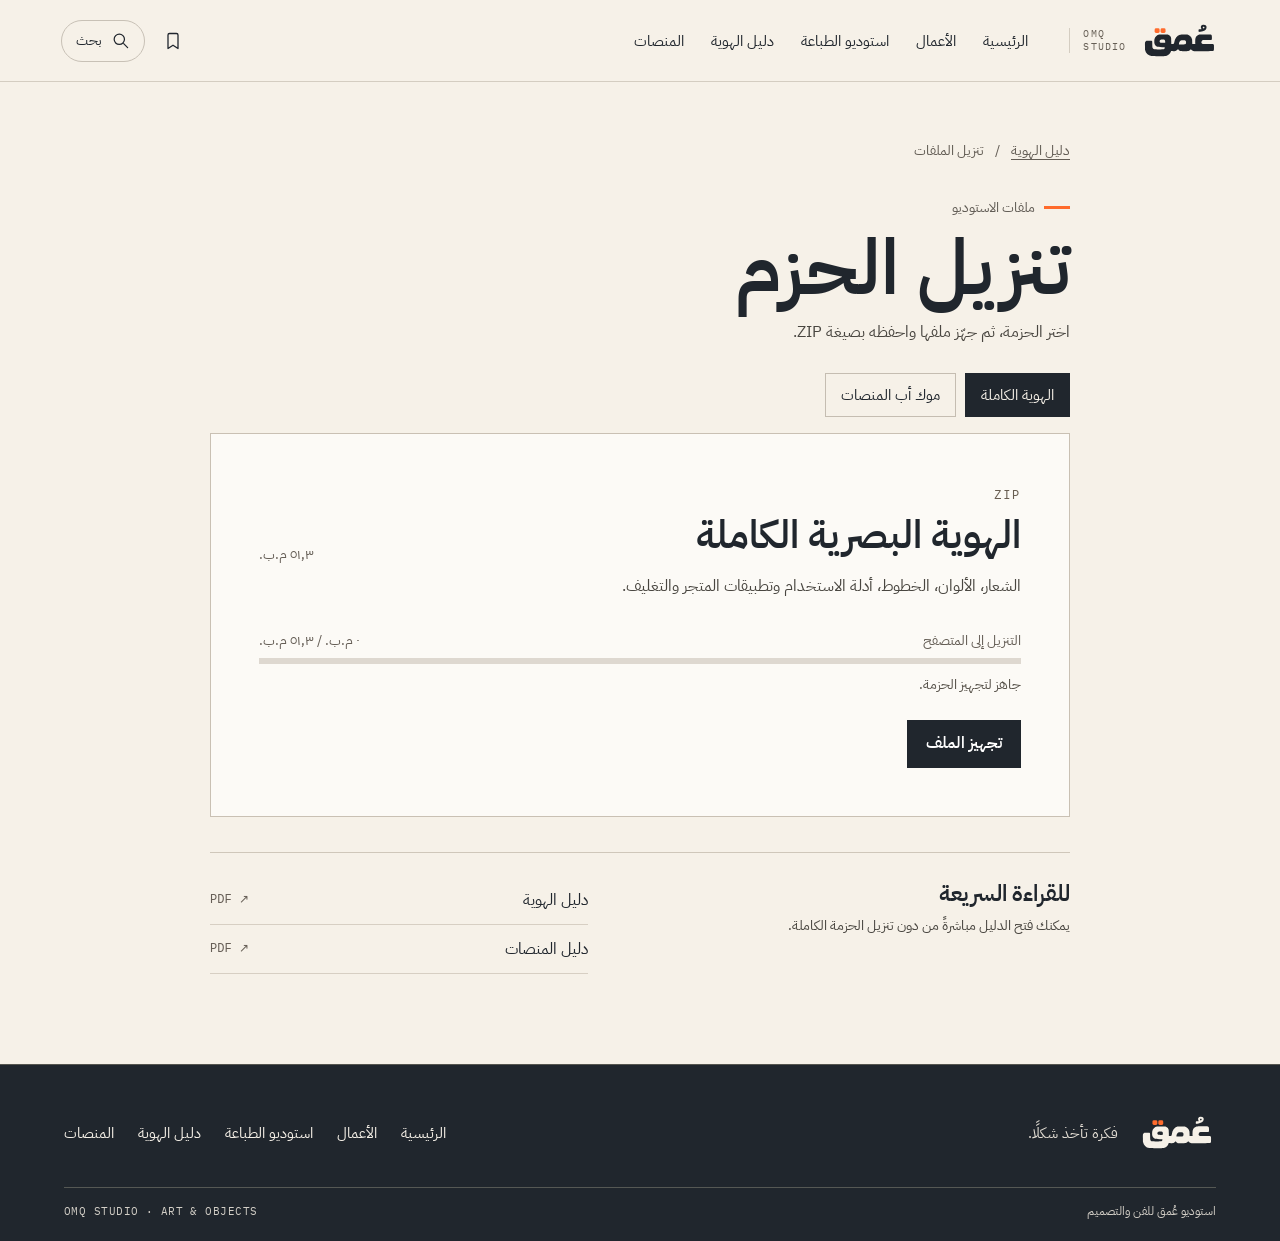
<file: site/download.html>
<!doctype html>
<html lang="ar" dir="rtl">
<head>
<meta charset="utf-8">
<meta name="viewport" content="width=device-width, initial-scale=1">
<meta name="theme-color" content="#F6F1E8">
<meta name="description" content="تنزيل حزمة هوية عُمق الكاملة أو موك أب المنصات بصيغة ZIP.">
<title>تنزيل الملفات — عُمق</title>
<link rel="icon" href="assets/logo-primary.svg" type="image/svg+xml">
<link rel="stylesheet" href="assets/common.css">
<link rel="stylesheet" href="assets/download.css">
<script defer src="assets/common.js"></script>
<script defer src="assets/kit-index.js"></script>
<script defer src="assets/download.js"></script>
<link rel="stylesheet" href="assets/compass.css"><script defer src="assets/compass.js"></script></head>
<body>
<header data-header><a class="omq-skip" href="#main">تخطَّ إلى المحتوى</a><div class="omq-nav-shell"><a class="omq-word" href="index.html" aria-label="عُمق، الصفحة الرئيسية"><img src="assets/logo-primary.svg" width="79" height="48" alt="عُمق"><small dir="ltr" lang="en">OMQ<br>STUDIO</small></a><button class="omq-toggle" data-menu-toggle aria-controls="main-nav" aria-expanded="false"><span aria-hidden="true">☰</span> القائمة</button><nav class="omq-menu" id="main-nav" aria-label="التصفح الرئيسي"><a href="index.html">الرئيسية</a><a href="collection.html">الأعمال</a><a href="fabrication.html">استوديو الطباعة</a><a href="brand.html">دليل الهوية</a><a href="platforms.html">المنصات</a></nav><div class="omq-head-tools"><a class="omq-saves-link" href="collection.html?view=saved" aria-label="الأعمال المحفوظة" title="الأعمال المحفوظة"><svg width="20" height="22" viewBox="0 0 24 24" aria-hidden="true"><path d="M6 4.8A1.8 1.8 0 0 1 7.8 3h8.4A1.8 1.8 0 0 1 18 4.8V21l-6-4-6 4z"/></svg><span data-favorite-badge hidden></span></a><button type="button" class="omq-search-trigger" aria-label="ابحث في الموقع" aria-haspopup="dialog" data-compass-open hidden><svg width="19" height="19" viewBox="0 0 24 24" aria-hidden="true"><circle cx="10.5" cy="10.5" r="6.5"/><path d="m16 16 5 5"/></svg><span>بحث</span></button></div></div></header>
<main id="main" class="kit-download">
  <nav aria-label="مسار الصفحة" class="kd-trail"><a href="brand.html">دليل الهوية</a><span aria-hidden="true">/</span><span>تنزيل الملفات</span></nav>
  <div class="kd-head"><span class="kd-eyebrow">ملفات الاستوديو</span><h1>تنزيل الحزم</h1><p>اختر الحزمة، ثم جهّز ملفها واحفظه بصيغة ZIP.</p></div>
  <nav class="kd-choices" aria-label="اختيار حزمة"><a href="download.html?kit=identity" data-choice="identity">الهوية الكاملة</a><a href="download.html?kit=social" data-choice="social">موك أب المنصات</a></nav>
  <section class="kd-card" aria-labelledby="kd-kit-title">
    <div class="kd-headline"><div><span class="kd-format" lang="en">ZIP</span><h2 id="kd-kit-title">حزمة الملفات</h2></div><span class="kd-size" id="kd-size"></span></div>
    <p id="kd-desc"></p>
    <div class="kd-meter"><div class="kd-progress-label"><label for="kd-progress">التنزيل إلى المتصفح</label><span id="kd-amount"></span></div><progress id="kd-progress" value="0" max="1"></progress></div>
    <p class="kd-status" id="kd-status" role="status" aria-live="polite">جارٍ قراءة بيانات الحزمة…</p>
    <div class="kd-actions"><button id="kd-start" type="button" disabled>تجهيز الملف</button><button class="kd-cancel" id="kd-cancel" type="button" hidden>إلغاء</button><a class="kd-save" id="kd-save" hidden>حفظ ملف ZIP <span aria-hidden="true">↓</span></a></div>
    <div id="kd-local" class="kd-local" hidden><strong>هل فتحت الصفحة من مجلّد على جهازك؟</strong><p>افتحها من رابط الموقع المنشور. وعند تشغيل نسخة محلية، افتحها عبر خادم محلي. أدلّة PDF أدناه متاحة مباشرةً داخل مجلّد الموقع.</p></div>
    <noscript><p>يتطلب تجهيز حزمة ZIP تفعيل JavaScript. يمكنك فتح أدلّة PDF من الروابط أدناه.</p></noscript>
  </section>
  <section class="kd-guides" aria-label="ملفات أخف للقراءة"><div><h2>للقراءة السريعة</h2><p>يمكنك فتح الدليل مباشرةً من دون تنزيل الحزمة الكاملة.</p></div><div><a href="assets/downloads/brand-guide.pdf">دليل الهوية <span dir="ltr">PDF ↗</span></a><a href="assets/downloads/social-guide.pdf">دليل المنصات <span dir="ltr">PDF ↗</span></a></div></section>
</main>
<footer data-footer class="omq-footer"><div class="omq-footer-inside"><div class="omq-foot-brand"><a href="index.html" aria-label="عُمق، الرئيسية"><img class="omq-foot-mark" src="assets/logo-reverse.svg" width="78" height="43" alt="عُمق"></a><p>فكرة تأخذ شكلًا.</p></div><nav aria-label="روابط التذييل"><a href="index.html">الرئيسية</a><a href="collection.html">الأعمال</a><a href="fabrication.html">استوديو الطباعة</a><a href="brand.html">دليل الهوية</a><a href="platforms.html">المنصات</a></nav></div><div class="omq-foot-base"><span>استوديو عُمق للفن والتصميم</span><span lang="en" dir="ltr">OMQ STUDIO · ART &amp; OBJECTS</span></div></footer>
</body>
</html>
</file>
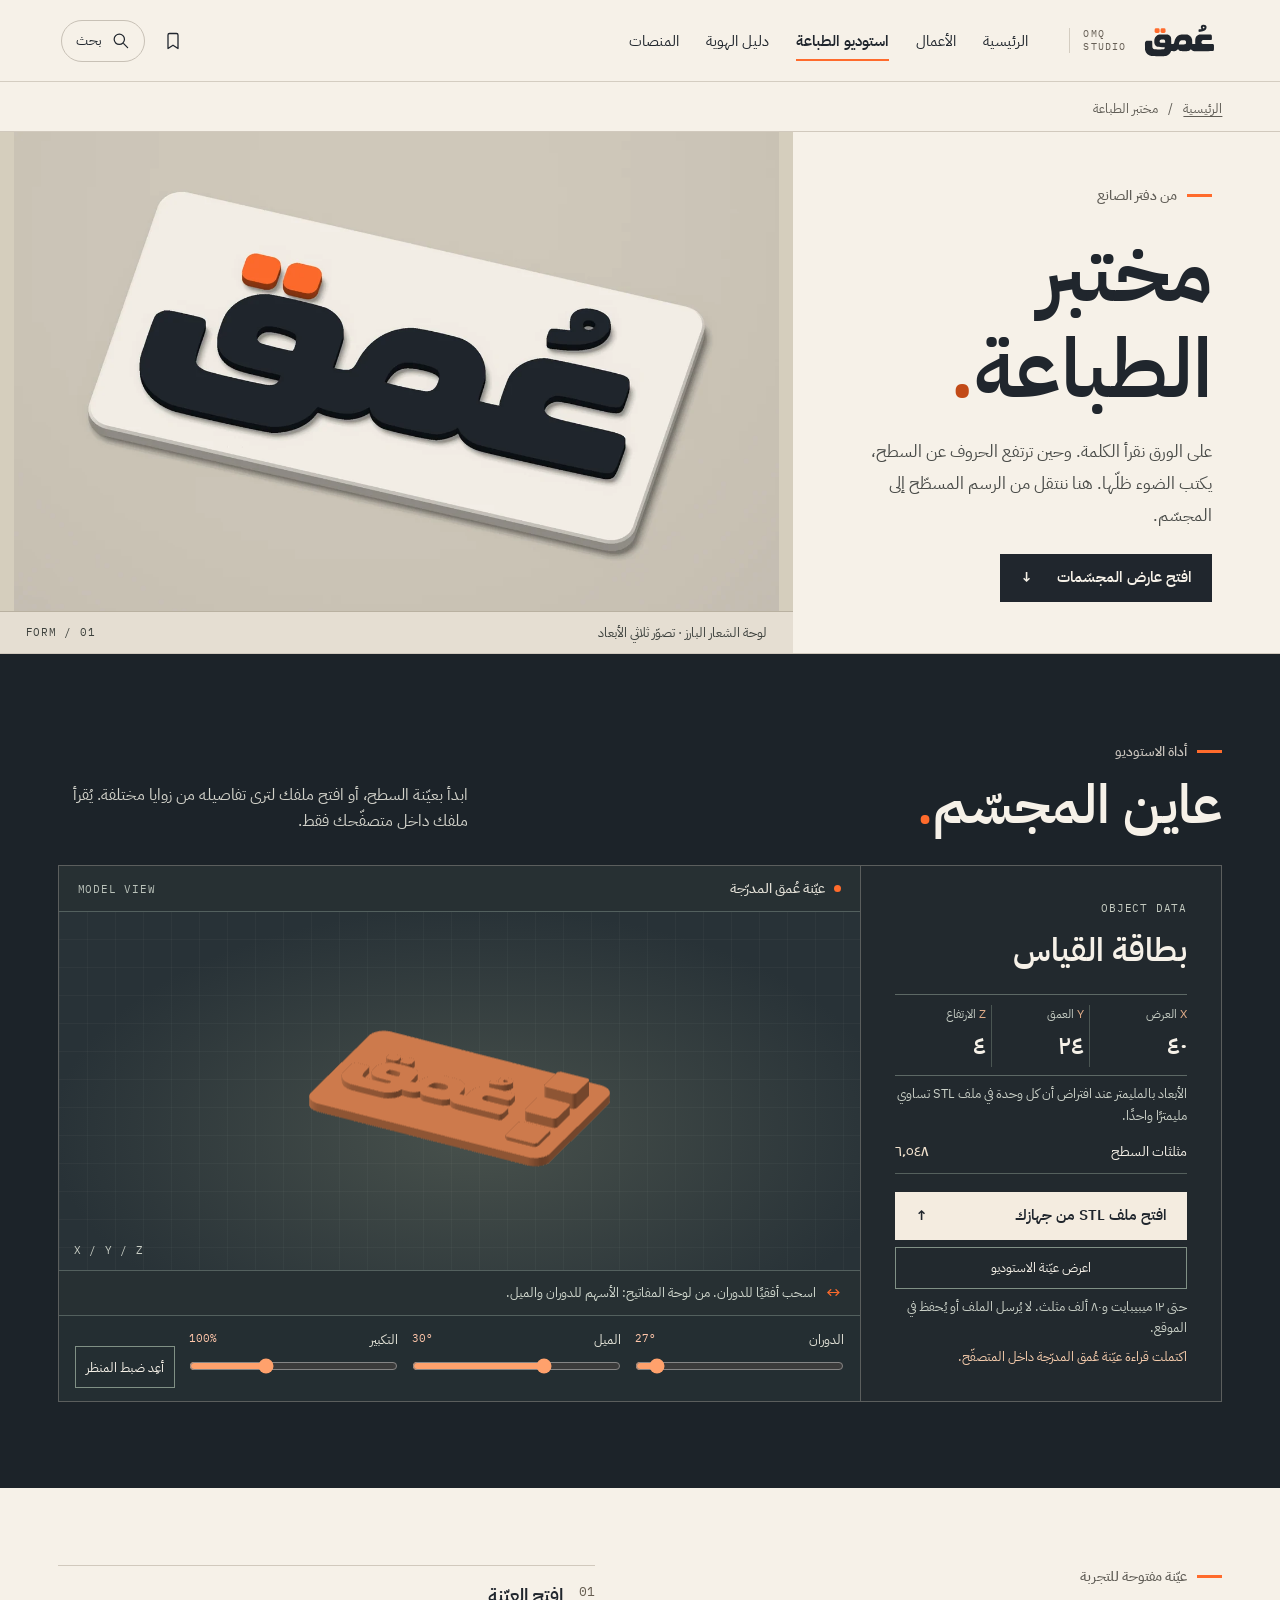
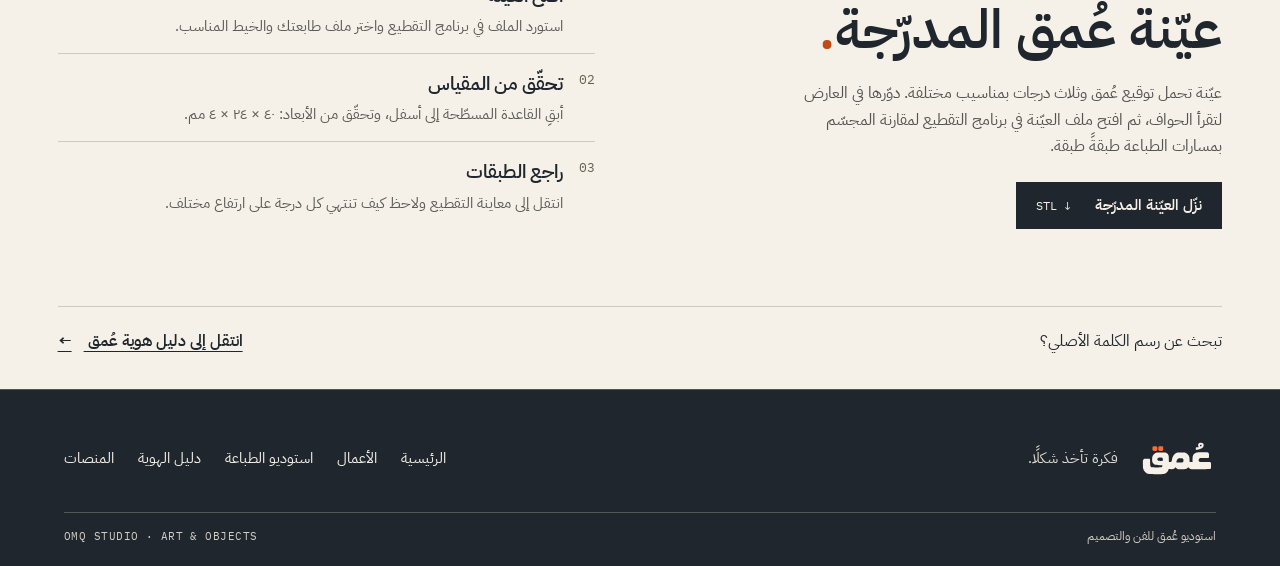
<file: site/fabrication.html>
<!doctype html>
<html lang="ar" dir="rtl">
<head>
<meta charset="utf-8"><meta name="viewport" content="width=device-width, initial-scale=1"><meta name="theme-color" content="#f6f1e8">
<title>مختبر الطباعة | عُمق</title><meta name="description" content="استكشف انتقال الرسم إلى مجسّم في مختبر عُمق. عاين ملف STL محليًا، وأدره واقرأ أبعاده، أو نزّل عيّنة عُمق المدرّجة.">
<link rel="icon" type="image/svg+xml" href="assets/logo-primary.svg"><link rel="stylesheet" href="assets/common.css"><link rel="stylesheet" href="assets/fabrication.css">
<script defer src="assets/common.js"></script><script defer src="assets/fabrication.js"></script>
<link rel="stylesheet" href="assets/compass.css"><script defer src="assets/compass.js"></script></head>
<body>
<header data-header><a class="omq-skip" href="#main">تخطَّ إلى المحتوى</a><div class="omq-nav-shell"><a class="omq-word" href="index.html" aria-label="عُمق، الصفحة الرئيسية"><img src="assets/logo-primary.svg" width="79" height="48" alt="عُمق"><small dir="ltr" lang="en">OMQ<br>STUDIO</small></a><button class="omq-toggle" data-menu-toggle aria-controls="main-nav" aria-expanded="false"><span aria-hidden="true">☰</span> القائمة</button><nav class="omq-menu" id="main-nav" aria-label="التصفح الرئيسي"><a href="index.html">الرئيسية</a><a href="collection.html">الأعمال</a><a href="fabrication.html" aria-current="page">استوديو الطباعة</a><a href="brand.html">دليل الهوية</a><a href="platforms.html">المنصات</a></nav><div class="omq-head-tools"><a class="omq-saves-link" href="collection.html?view=saved" aria-label="الأعمال المحفوظة" title="الأعمال المحفوظة"><svg width="20" height="22" viewBox="0 0 24 24" aria-hidden="true"><path d="M6 4.8A1.8 1.8 0 0 1 7.8 3h8.4A1.8 1.8 0 0 1 18 4.8V21l-6-4-6 4z"/></svg><span data-favorite-badge hidden></span></a><button type="button" class="omq-search-trigger" aria-label="ابحث في الموقع" aria-haspopup="dialog" data-compass-open hidden><svg width="19" height="19" viewBox="0 0 24 24" aria-hidden="true"><circle cx="10.5" cy="10.5" r="6.5"/><path d="m16 16 5 5"/></svg><span>بحث</span></button></div></div></header>
<main id="main" class="fab">
<nav class="fab-crumb fab-wrap" aria-label="مسار الصفحة"><a href="index.html">الرئيسية</a><span aria-hidden="true">/</span><span aria-current="page">مختبر الطباعة</span></nav>
<section class="fab-hero" aria-labelledby="fab-title">
<div class="fab-hero-copy">
<div class="fab-eyebrow"><span aria-hidden="true"></span>من دفتر الصانع</div>
<h1 id="fab-title">مختبر<br> الطباعة<span>.</span></h1>
<p>على الورق نقرأ الكلمة. وحين ترتفع الحروف عن السطح، يكتب الضوء ظلّها. هنا ننتقل من الرسم المسطّح إلى المجسّم.</p>
<a class="fab-action" href="#viewer">افتح عارض المجسّمات <span aria-hidden="true">↓</span></a>
</div>
<figure class="fab-hero-plate"><div><img src="assets/plaque-preview.webp" width="1600" height="1000" alt="شعار عُمق بارز بحروف جرافيتية ونقطتين برتقاليتين فوق لوحة عاجية مستديرة الزوايا" fetchpriority="high" decoding="async"></div><figcaption><span>لوحة الشعار البارز · تصوّر ثلاثي الأبعاد</span><small dir="ltr" lang="en">FORM / 01</small></figcaption></figure>
</section>
<section id="viewer" class="fab-lab" aria-labelledby="inspector-title">
<div class="fab-wrap">
<div class="fab-lab-head"><div><div class="fab-eyebrow"><span aria-hidden="true"></span>أداة الاستوديو</div><h2 id="inspector-title">عاين المجسّم<span>.</span></h2></div>
<p>ابدأ بعيّنة السطح، أو افتح ملفك لترى تفاصيله من زوايا مختلفة. يُقرأ ملفك داخل متصفّحك فقط.</p></div>
<div class="fab-instrument">
<div class="fab-view">
<div class="fab-panel-head"><div><i aria-hidden="true"></i><span id="fab-name">عيّنة عُمق المدرّجة</span></div><small lang="en" dir="ltr">MODEL VIEW</small></div>
<div class="fab-field" id="fab-field">
<canvas id="fab-canvas" tabindex="0" aria-label="معاينة المجسّم: اسحب أفقيًا لتدويره أو استخدم مفاتيح الأسهم. استخدم مفاتيح زائد وناقص للتكبير والتصغير.">يمكنك قراءة أبعاد المجسّم في بطاقة القياس.</canvas>
<div id="fab-fallback" hidden>المعاينة الرسومية غير متاحة على هذا الجهاز. يمكنك قراءة أبعاد الملف من بطاقة القياس.</div>
<span class="fab-axis" aria-hidden="true" dir="ltr">X / Y / Z</span>
</div>
<div class="fab-view-note"><span aria-hidden="true">↔</span><span>اسحب أفقيًا للدوران. من لوحة المفاتيح: الأسهم للدوران والميل.</span></div>
<div id="fab-controls" class="fab-controls" hidden>
<label for="fab-yaw"><span>الدوران <b id="fab-yaw-v" dir="ltr">27°</b></span><input id="fab-yaw" type="range" min="0" max="360" step="1" value="27" dir="ltr"></label>
<label for="fab-tilt"><span>الميل <b id="fab-tilt-v" dir="ltr">30°</b></span><input id="fab-tilt" type="range" min="-70" max="85" step="1" value="30" dir="ltr"></label>
<label for="fab-zoom"><span>التكبير <b id="fab-zoom-v" dir="ltr">100%</b></span><input id="fab-zoom" type="range" min="50" max="190" step="5" value="100" dir="ltr"></label>
<button id="fab-reset" type="button">أعِد ضبط المنظر</button>
</div></div>
<aside class="fab-side" aria-labelledby="fab-card-title">
<span class="fab-mono" dir="ltr" lang="en">OBJECT DATA</span>
<h3 id="fab-card-title">بطاقة القياس</h3>
<div class="fab-size" aria-label="الأبعاد بالمليمتر"><div><small><b dir="ltr">X</b> العرض</small><strong id="fab-x">٤٠</strong></div><div><small><b dir="ltr">Y</b> العمق</small><strong id="fab-y">٢٤</strong></div><div><small><b dir="ltr">Z</b> الارتفاع</small><strong id="fab-z">٤</strong></div></div>
<p class="fab-unit">الأبعاد بالمليمتر عند افتراض أن كل وحدة في ملف STL تساوي مليمترًا واحدًا.</p>
<div class="fab-stat"><span>مثلثات السطح</span><b id="fab-faces">—</b></div>
<div class="fab-load" id="fab-load" hidden>
<button id="fab-pick" class="fab-action" type="button">افتح ملف STL من جهازك <span aria-hidden="true">↑</span></button><input id="fab-input" type="file" accept=".stl" hidden>
<button id="fab-sample" class="fab-plain" type="button">اعرض عيّنة الاستوديو</button>
<p>حتى ١٢ ميبيبايت و٨٠ ألف مثلث. لا يُرسل الملف أو يُحفظ في الموقع.</p>
</div>
<noscript><p>تحتاج معاينة ملفك إلى تفعيل JavaScript. يبقى ملف العيّنة أدناه متاحًا للتنزيل.</p></noscript>
<p id="fab-status" class="fab-status" role="status" aria-live="polite"></p>
</aside>
</div></div>
</section>
<section id="print-files" class="fab-sample fab-wrap" aria-labelledby="fab-sample-title"><div class="fab-sample-copy"><div class="fab-eyebrow"><span aria-hidden="true"></span>عيّنة مفتوحة للتجربة</div><h2 id="fab-sample-title">عيّنة عُمق المدرّجة<span>.</span></h2><p>عيّنة تحمل توقيع عُمق وثلاث درجات بمناسيب مختلفة. دوّرها في العارض لتقرأ الحواف، ثم افتح ملف العيّنة في برنامج التقطيع لمقارنة المجسّم بمسارات الطباعة طبقةً طبقة.</p><a class="fab-action" href="assets/studio-sample.stl" download="OMQ_Studio_Step_Sample.stl">نزّل العيّنة المدرّجة <small dir="ltr">STL ↓</small></a></div><ol class="fab-steps"><li><div><strong>افتح العيّنة</strong><p>استورد الملف في برنامج التقطيع واختر ملف طابعتك والخيط المناسب.</p></div></li><li><div><strong>تحقّق من المقياس</strong><p>أبقِ القاعدة المسطّحة إلى أسفل، وتحقّق من الأبعاد: ٤٠ × ٢٤ × ٤ مم.</p></div></li><li><div><strong>راجع الطبقات</strong><p>انتقل إلى معاينة التقطيع ولاحظ كيف تنتهي كل درجة على ارتفاع مختلف.</p></div></li></ol></section>
<section class="fab-return fab-wrap"><p>تبحث عن رسم الكلمة الأصلي؟</p><a href="brand.html">انتقل إلى دليل هوية عُمق <span aria-hidden="true">←</span></a></section>
</main><footer data-footer class="omq-footer"><div class="omq-footer-inside"><div class="omq-foot-brand"><a href="index.html" aria-label="عُمق، الرئيسية"><img class="omq-foot-mark" src="assets/logo-reverse.svg" width="78" height="43" alt="عُمق"></a><p>فكرة تأخذ شكلًا.</p></div><nav aria-label="روابط التذييل"><a href="index.html">الرئيسية</a><a href="collection.html">الأعمال</a><a href="fabrication.html">استوديو الطباعة</a><a href="brand.html">دليل الهوية</a><a href="platforms.html">المنصات</a></nav></div><div class="omq-foot-base"><span>استوديو عُمق للفن والتصميم</span><span lang="en" dir="ltr">OMQ STUDIO · ART &amp; OBJECTS</span></div></footer></body></html>
</file>
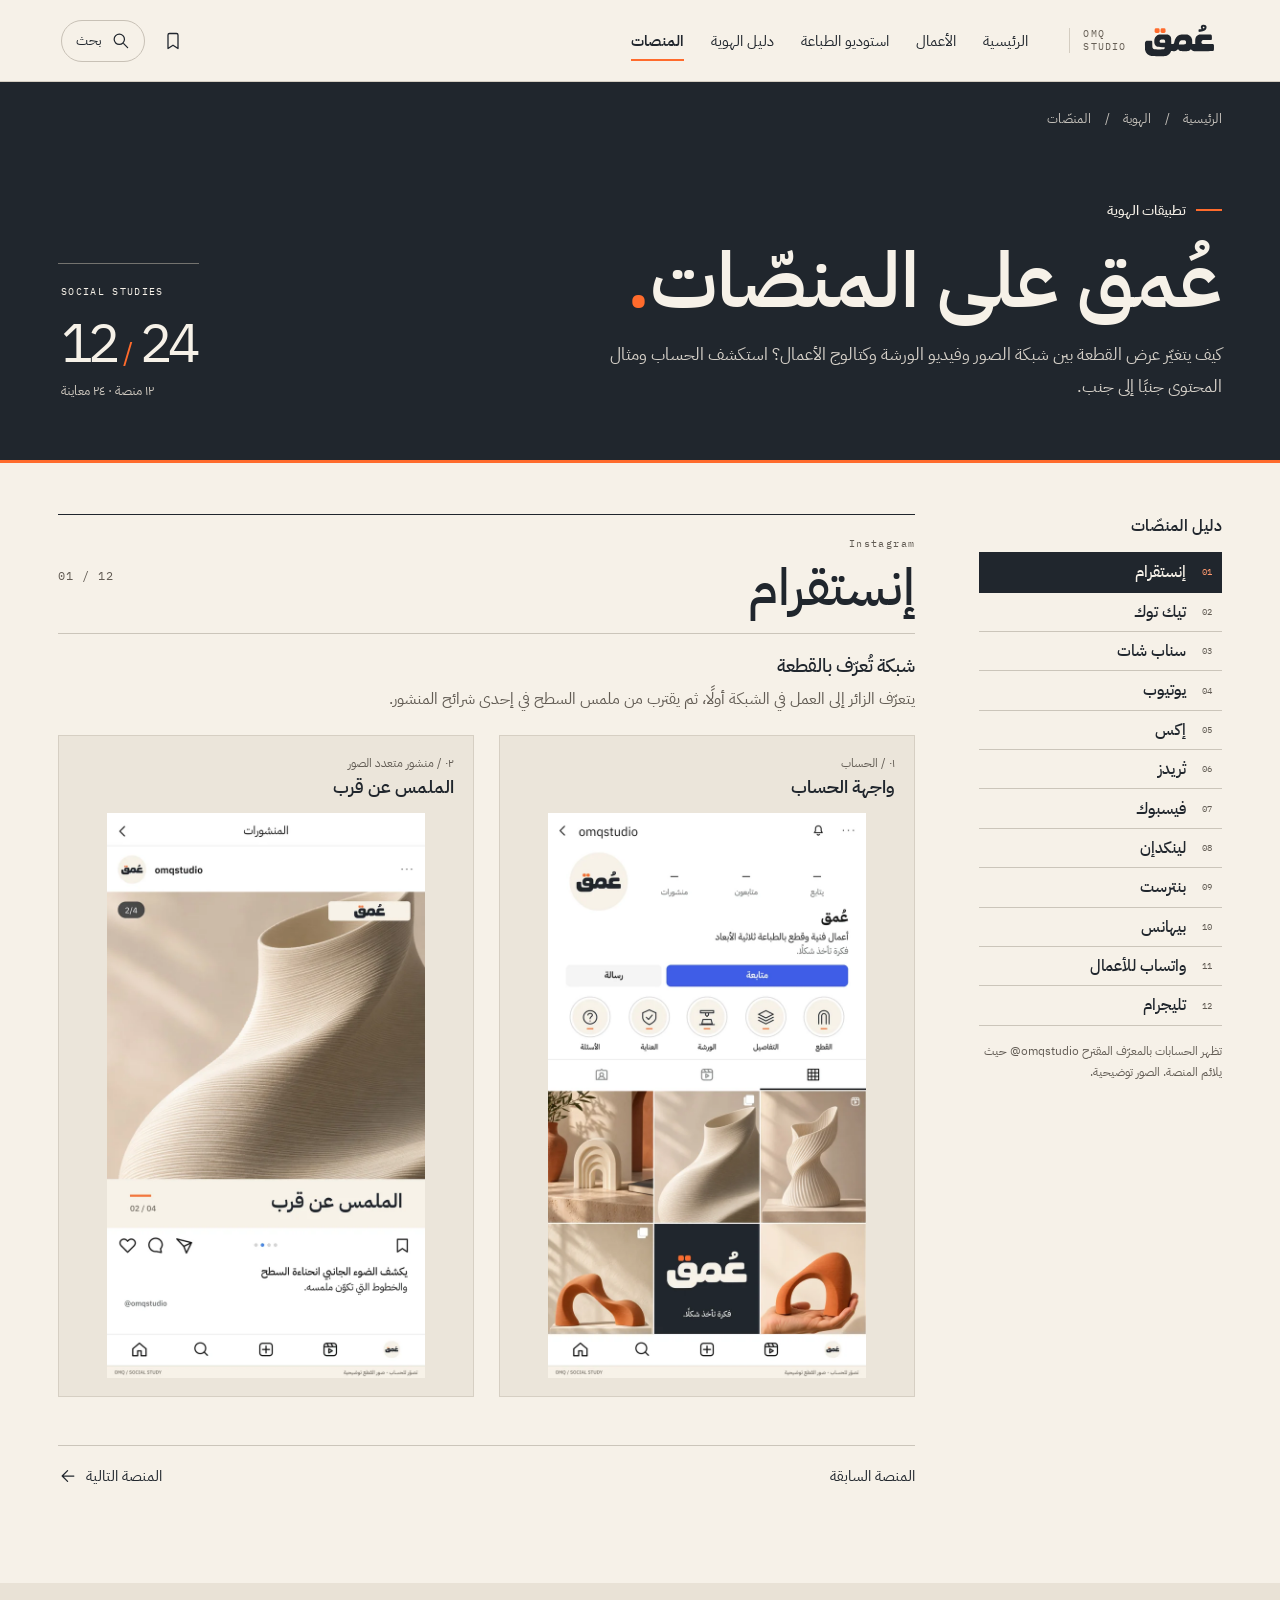
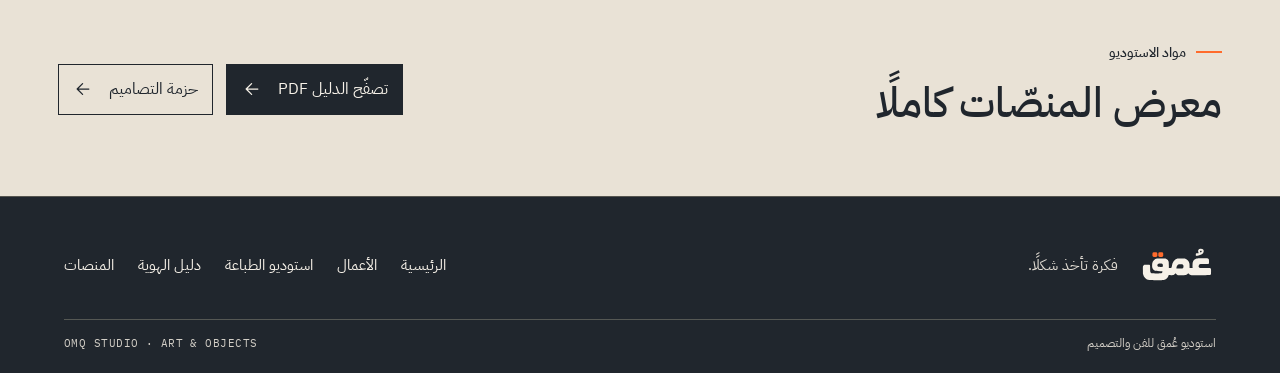
<file: site/platforms.html>
<!doctype html><html lang="ar" dir="rtl"><head><meta charset="utf-8"><meta name="viewport" content="width=device-width,initial-scale=1"><meta name="theme-color" content="#20262d"><meta name="description" content="معرض حساب عُمق على اثنتي عشرة منصة: واجهة الحساب ومثال محتوى لكل منصة."><title>عُمق على المنصّات — عُمق</title><link rel="icon" type="image/svg+xml" href="assets/logo-primary.svg"><link rel="stylesheet" href="assets/common.css"><link rel="stylesheet" href="assets/platforms.css"><script src="assets/common.js" defer></script><script src="assets/platforms.js" defer></script><link rel="stylesheet" href="assets/compass.css"><script defer src="assets/compass.js"></script></head>
<body class="op-page"><header data-header><a class="omq-skip" href="#main">تخطَّ إلى المحتوى</a><div class="omq-nav-shell"><a class="omq-word" href="index.html" aria-label="عُمق، الصفحة الرئيسية"><img src="assets/logo-primary.svg" width="79" height="48" alt="عُمق"><small dir="ltr" lang="en">OMQ<br>STUDIO</small></a><button class="omq-toggle" data-menu-toggle aria-controls="main-nav" aria-expanded="false"><span aria-hidden="true">☰</span> القائمة</button><nav class="omq-menu" id="main-nav" aria-label="التصفح الرئيسي"><a href="index.html">الرئيسية</a><a href="collection.html">الأعمال</a><a href="fabrication.html">استوديو الطباعة</a><a href="brand.html">دليل الهوية</a><a href="platforms.html" aria-current="page">المنصات</a></nav><div class="omq-head-tools"><a class="omq-saves-link" href="collection.html?view=saved" aria-label="الأعمال المحفوظة" title="الأعمال المحفوظة"><svg width="20" height="22" viewBox="0 0 24 24" aria-hidden="true"><path d="M6 4.8A1.8 1.8 0 0 1 7.8 3h8.4A1.8 1.8 0 0 1 18 4.8V21l-6-4-6 4z"/></svg><span data-favorite-badge hidden></span></a><button type="button" class="omq-search-trigger" aria-label="ابحث في الموقع" aria-haspopup="dialog" data-compass-open hidden><svg width="19" height="19" viewBox="0 0 24 24" aria-hidden="true"><circle cx="10.5" cy="10.5" r="6.5"/><path d="m16 16 5 5"/></svg><span>بحث</span></button></div></div></header><main id="main" class="op-main">
<div class="op-hero"><div class="op-wrap"><nav class="op-crumb" aria-label="مسار الصفحة"><a href="index.html">الرئيسية</a><span>/</span><a href="brand.html">الهوية</a><span>/</span><span aria-current="page">المنصّات</span></nav>
<div class="op-hero-grid"><div><span class="op-kicker"><i></i> تطبيقات الهوية</span><h1>عُمق على المنصّات<span>.</span></h1><p>كيف يتغيّر عرض القطعة بين شبكة الصور وفيديو الورشة وكتالوج الأعمال؟ استكشف الحساب ومثال المحتوى جنبًا إلى جنب.</p></div><div class="op-stat"><span class="op-mono" dir="ltr">SOCIAL STUDIES</span><div dir="ltr"><b>12</b><em>/</em><b>24</b></div><small>١٢ منصة · ٢٤ معاينة</small></div></div></div></div>
<div class="op-wrap op-layout"><aside class="op-nav"><h2>دليل المنصّات</h2><div class="op-mobile-picker" hidden><label for="op-select">اختر المنصة</label><select id="op-select"><option value="instagram">١ · إنستقرام</option><option value="tiktok">٢ · تيك توك</option><option value="snapchat">٣ · سناب شات</option><option value="youtube">٤ · يوتيوب</option><option value="x">٥ · إكس</option><option value="threads">٦ · ثريدز</option><option value="facebook">٧ · فيسبوك</option><option value="linkedin">٨ · لينكدإن</option><option value="pinterest">٩ · بنترست</option><option value="behance">١٠ · بيهانس</option><option value="whatsapp">١١ · واتساب للأعمال</option><option value="telegram">١٢ · تليجرام</option></select></div>
<nav class="op-nav-list" aria-label="اختيار منصة"><a href="#instagram" data-platform-link="instagram"><span class="op-mono" dir="ltr">01</span><b>إنستقرام</b></a><a href="#tiktok" data-platform-link="tiktok"><span class="op-mono" dir="ltr">02</span><b>تيك توك</b></a><a href="#snapchat" data-platform-link="snapchat"><span class="op-mono" dir="ltr">03</span><b>سناب شات</b></a><a href="#youtube" data-platform-link="youtube"><span class="op-mono" dir="ltr">04</span><b>يوتيوب</b></a><a href="#x" data-platform-link="x"><span class="op-mono" dir="ltr">05</span><b>إكس</b></a><a href="#threads" data-platform-link="threads"><span class="op-mono" dir="ltr">06</span><b>ثريدز</b></a><a href="#facebook" data-platform-link="facebook"><span class="op-mono" dir="ltr">07</span><b>فيسبوك</b></a><a href="#linkedin" data-platform-link="linkedin"><span class="op-mono" dir="ltr">08</span><b>لينكدإن</b></a><a href="#pinterest" data-platform-link="pinterest"><span class="op-mono" dir="ltr">09</span><b>بنترست</b></a><a href="#behance" data-platform-link="behance"><span class="op-mono" dir="ltr">10</span><b>بيهانس</b></a><a href="#whatsapp" data-platform-link="whatsapp"><span class="op-mono" dir="ltr">11</span><b>واتساب للأعمال</b></a><a href="#telegram" data-platform-link="telegram"><span class="op-mono" dir="ltr">12</span><b>تليجرام</b></a></nav><p class="op-aside-note">تظهر الحسابات بالمعرّف المقترح <bdi>@omqstudio</bdi> حيث يلائم المنصة. الصور توضيحية.</p></aside>
<section class="op-body" aria-label="معاينات المنصات"><article id="instagram" data-platform class="op-study" aria-labelledby="op-name-instagram"><div class="op-study-head"><div class="op-id" dir="ltr">01 / 12</div><div class="op-study-title"><span class="op-mono" dir="ltr">Instagram</span><h2 id="op-name-instagram" tabindex="-1">إنستقرام</h2></div></div>
<div class="op-study-copy"><h3>شبكة تُعرّف بالقطعة</h3><p>يتعرّف الزائر إلى العمل في الشبكة أولًا، ثم يقترب من ملمس السطح في إحدى شرائح المنشور.</p></div><div class="op-pair"><figure class="op-shot"><figcaption><span class="op-small">٠١ / الحساب</span><b>واجهة الحساب</b></figcaption><a href="assets/social/profiles-instagram.webp" target="_blank" rel="noopener" data-zoom data-caption="إنستقرام — واجهة الحساب" aria-label="تكبير إنستقرام — واجهة الحساب"><img loading="lazy" decoding="async" width="1080" height="1920" src="assets/social/profiles-instagram.webp" alt="إنستقرام — واجهة الحساب"><span class="op-expand"><svg width="18" height="18" viewBox="0 0 24 24" fill="none" aria-hidden="true"><path d="M13 5h6v6m0-6-7 7M11 19H5v-6m0 6 7-7" stroke="currentColor" stroke-width="1.6" stroke-linecap="round" stroke-linejoin="round"/></svg> تكبير</span></a></figure><figure class="op-shot"><figcaption><span class="op-small">٠٢ / منشور متعدد الصور</span><b>الملمس عن قرب</b></figcaption><a href="assets/social/content-instagram.webp" target="_blank" rel="noopener" data-zoom data-caption="إنستقرام — منشور متعدد الصور «الملمس عن قرب»" aria-label="تكبير إنستقرام — منشور متعدد الصور «الملمس عن قرب»"><img loading="lazy" decoding="async" width="1080" height="1920" src="assets/social/content-instagram.webp" alt="إنستقرام — منشور متعدد الصور «الملمس عن قرب»"><span class="op-expand"><svg width="18" height="18" viewBox="0 0 24 24" fill="none" aria-hidden="true"><path d="M13 5h6v6m0-6-7 7M11 19H5v-6m0 6 7-7" stroke="currentColor" stroke-width="1.6" stroke-linecap="round" stroke-linejoin="round"/></svg> تكبير</span></a></figure></div></article><article id="tiktok" data-platform class="op-study" aria-labelledby="op-name-tiktok"><div class="op-study-head"><div class="op-id" dir="ltr">02 / 12</div><div class="op-study-title"><span class="op-mono" dir="ltr">TikTok</span><h2 id="op-name-tiktok" tabindex="-1">تيك توك</h2></div></div>
<div class="op-study-copy"><h3>من داخل الورشة</h3><p>تعمل أغلفة المقاطع كفهرس صغير لأعمال الاستوديو. في الفيديو نقترب من فوهة الطابعة لنرى كيف يتكوّن الانحناء.</p></div><div class="op-pair"><figure class="op-shot"><figcaption><span class="op-small">٠١ / الحساب</span><b>واجهة الحساب</b></figcaption><a href="assets/social/profiles-tiktok.webp" target="_blank" rel="noopener" data-zoom data-caption="تيك توك — واجهة الحساب" aria-label="تكبير تيك توك — واجهة الحساب"><img loading="lazy" decoding="async" width="1080" height="1920" src="assets/social/profiles-tiktok.webp" alt="تيك توك — واجهة الحساب"><span class="op-expand"><svg width="18" height="18" viewBox="0 0 24 24" fill="none" aria-hidden="true"><path d="M13 5h6v6m0-6-7 7M11 19H5v-6m0 6 7-7" stroke="currentColor" stroke-width="1.6" stroke-linecap="round" stroke-linejoin="round"/></svg> تكبير</span></a></figure><figure class="op-shot"><figcaption><span class="op-small">٠٢ / إطار من فيديو رأسي</span><b>من الورشة</b></figcaption><a href="assets/social/content-tiktok.webp" target="_blank" rel="noopener" data-zoom data-caption="تيك توك — إطار من فيديو رأسي «من الورشة»" aria-label="تكبير تيك توك — إطار من فيديو رأسي «من الورشة»"><img loading="lazy" decoding="async" width="1080" height="1920" src="assets/social/content-tiktok.webp" alt="تيك توك — إطار من فيديو رأسي «من الورشة»"><span class="op-expand"><svg width="18" height="18" viewBox="0 0 24 24" fill="none" aria-hidden="true"><path d="M13 5h6v6m0-6-7 7M11 19H5v-6m0 6 7-7" stroke="currentColor" stroke-width="1.6" stroke-linecap="round" stroke-linejoin="round"/></svg> تكبير</span></a></figure></div></article><article id="snapchat" data-platform class="op-study" aria-labelledby="op-name-snapchat"><div class="op-study-head"><div class="op-id" dir="ltr">03 / 12</div><div class="op-study-title"><span class="op-mono" dir="ltr">Snapchat</span><h2 id="op-name-snapchat" tabindex="-1">سناب شات</h2></div></div>
<div class="op-study-copy"><h3>القطعة في اليد</h3><p>تجمع القصص المحفوظة كواليس الاستوديو وتفاصيل الأعمال. تضع القصة القطعة في اليد حتى يسهل تخيّل مقياسها.</p></div><div class="op-pair"><figure class="op-shot"><figcaption><span class="op-small">٠١ / الحساب</span><b>الملف العام</b></figcaption><a href="assets/social/profiles-snapchat.webp" target="_blank" rel="noopener" data-zoom data-caption="سناب شات — الملف العام" aria-label="تكبير سناب شات — الملف العام"><img loading="lazy" decoding="async" width="1080" height="1920" src="assets/social/profiles-snapchat.webp" alt="سناب شات — الملف العام"><span class="op-expand"><svg width="18" height="18" viewBox="0 0 24 24" fill="none" aria-hidden="true"><path d="M13 5h6v6m0-6-7 7M11 19H5v-6m0 6 7-7" stroke="currentColor" stroke-width="1.6" stroke-linecap="round" stroke-linejoin="round"/></svg> تكبير</span></a></figure><figure class="op-shot"><figcaption><span class="op-small">٠٢ / لقطة من قصة</span><b>هكذا تبدو القطعة في اليد</b></figcaption><a href="assets/social/content-snapchat.webp" target="_blank" rel="noopener" data-zoom data-caption="سناب شات — لقطة من قصة «هكذا تبدو القطعة في اليد»" aria-label="تكبير سناب شات — لقطة من قصة «هكذا تبدو القطعة في اليد»"><img loading="lazy" decoding="async" width="1080" height="1920" src="assets/social/content-snapchat.webp" alt="سناب شات — لقطة من قصة «هكذا تبدو القطعة في اليد»"><span class="op-expand"><svg width="18" height="18" viewBox="0 0 24 24" fill="none" aria-hidden="true"><path d="M13 5h6v6m0-6-7 7M11 19H5v-6m0 6 7-7" stroke="currentColor" stroke-width="1.6" stroke-linecap="round" stroke-linejoin="round"/></svg> تكبير</span></a></figure></div></article><article id="youtube" data-platform class="op-study" aria-labelledby="op-name-youtube"><div class="op-study-head"><div class="op-id" dir="ltr">04 / 12</div><div class="op-study-title"><span class="op-mono" dir="ltr">YouTube</span><h2 id="op-name-youtube" tabindex="-1">يوتيوب</h2></div></div>
<div class="op-study-copy"><h3>فيلم عن التشكيل</h3><p>يجمع غلاف القناة بين القطعة واسم عُمق. ينتقل المشاهد إلى فيلم عن العلاقة بين حركة التشكيل والسطح النهائي.</p></div><div class="op-pair"><figure class="op-shot"><figcaption><span class="op-small">٠١ / الحساب</span><b>واجهة القناة</b></figcaption><a href="assets/social/profiles-youtube.webp" target="_blank" rel="noopener" data-zoom data-caption="يوتيوب — واجهة القناة" aria-label="تكبير يوتيوب — واجهة القناة"><img loading="lazy" decoding="async" width="1080" height="1920" src="assets/social/profiles-youtube.webp" alt="يوتيوب — واجهة القناة"><span class="op-expand"><svg width="18" height="18" viewBox="0 0 24 24" fill="none" aria-hidden="true"><path d="M13 5h6v6m0-6-7 7M11 19H5v-6m0 6 7-7" stroke="currentColor" stroke-width="1.6" stroke-linecap="round" stroke-linejoin="round"/></svg> تكبير</span></a></figure><figure class="op-shot"><figcaption><span class="op-small">٠٢ / صفحة مشاهدة</span><b>كيف تأخذ الفكرة شكلًا؟</b></figcaption><a href="assets/social/content-youtube.webp" target="_blank" rel="noopener" data-zoom data-caption="يوتيوب — صفحة مشاهدة «كيف تأخذ الفكرة شكلًا؟»" aria-label="تكبير يوتيوب — صفحة مشاهدة «كيف تأخذ الفكرة شكلًا؟»"><img loading="lazy" decoding="async" width="1080" height="1920" src="assets/social/content-youtube.webp" alt="يوتيوب — صفحة مشاهدة «كيف تأخذ الفكرة شكلًا؟»"><span class="op-expand"><svg width="18" height="18" viewBox="0 0 24 24" fill="none" aria-hidden="true"><path d="M13 5h6v6m0-6-7 7M11 19H5v-6m0 6 7-7" stroke="currentColor" stroke-width="1.6" stroke-linecap="round" stroke-linejoin="round"/></svg> تكبير</span></a></figure></div></article><article id="x" data-platform class="op-study" aria-labelledby="op-name-x"><div class="op-study-head"><div class="op-id" dir="ltr">05 / 12</div><div class="op-study-title"><span class="op-mono" dir="ltr">X</span><h2 id="op-name-x" tabindex="-1">إكس</h2></div></div>
<div class="op-study-copy"><h3>دفتر ملاحظات قصير</h3><p>يعرض الحساب سلسلة مصوّرة؛ يبدأ المنشور الأول بهيئة القطعة، ويتبعه تفصيل للملمس ثم ملاحظة عن المقياس.</p></div><div class="op-pair"><figure class="op-shot"><figcaption><span class="op-small">٠١ / الحساب</span><b>واجهة الحساب</b></figcaption><a href="assets/social/profiles-x.webp" target="_blank" rel="noopener" data-zoom data-caption="إكس — واجهة الحساب" aria-label="تكبير إكس — واجهة الحساب"><img loading="lazy" decoding="async" width="1080" height="1920" src="assets/social/profiles-x.webp" alt="إكس — واجهة الحساب"><span class="op-expand"><svg width="18" height="18" viewBox="0 0 24 24" fill="none" aria-hidden="true"><path d="M13 5h6v6m0-6-7 7M11 19H5v-6m0 6 7-7" stroke="currentColor" stroke-width="1.6" stroke-linecap="round" stroke-linejoin="round"/></svg> تكبير</span></a></figure><figure class="op-shot"><figcaption><span class="op-small">٠٢ / سلسلة منشورات</span><b>الشكل، الملمس، المقياس</b></figcaption><a href="assets/social/content-x.webp" target="_blank" rel="noopener" data-zoom data-caption="إكس — سلسلة منشورات «الشكل، الملمس، المقياس»" aria-label="تكبير إكس — سلسلة منشورات «الشكل، الملمس، المقياس»"><img loading="lazy" decoding="async" width="1080" height="1920" src="assets/social/content-x.webp" alt="إكس — سلسلة منشورات «الشكل، الملمس، المقياس»"><span class="op-expand"><svg width="18" height="18" viewBox="0 0 24 24" fill="none" aria-hidden="true"><path d="M13 5h6v6m0-6-7 7M11 19H5v-6m0 6 7-7" stroke="currentColor" stroke-width="1.6" stroke-linecap="round" stroke-linejoin="round"/></svg> تكبير</span></a></figure></div></article><article id="threads" data-platform class="op-study" aria-labelledby="op-name-threads"><div class="op-study-head"><div class="op-id" dir="ltr">06 / 12</div><div class="op-study-title"><span class="op-mono" dir="ltr">Threads</span><h2 id="op-name-threads" tabindex="-1">ثريدز</h2></div></div>
<div class="op-study-copy"><h3>سؤال من الاستوديو</h3><p>تجاور اللقطة الكاملة صورة قريبة للسطح. يطرح الاستوديو سؤالًا بسيطًا عن أول ما يلفت العين.</p></div><div class="op-pair"><figure class="op-shot"><figcaption><span class="op-small">٠١ / الحساب</span><b>واجهة الحساب</b></figcaption><a href="assets/social/profiles-threads.webp" target="_blank" rel="noopener" data-zoom data-caption="ثريدز — واجهة الحساب" aria-label="تكبير ثريدز — واجهة الحساب"><img loading="lazy" decoding="async" width="1080" height="1920" src="assets/social/profiles-threads.webp" alt="ثريدز — واجهة الحساب"><span class="op-expand"><svg width="18" height="18" viewBox="0 0 24 24" fill="none" aria-hidden="true"><path d="M13 5h6v6m0-6-7 7M11 19H5v-6m0 6 7-7" stroke="currentColor" stroke-width="1.6" stroke-linecap="round" stroke-linejoin="round"/></svg> تكبير</span></a></figure><figure class="op-shot"><figcaption><span class="op-small">٠٢ / منشور حواري</span><b>الشكل أم التفاصيل؟</b></figcaption><a href="assets/social/content-threads.webp" target="_blank" rel="noopener" data-zoom data-caption="ثريدز — منشور حواري «الشكل أم التفاصيل؟»" aria-label="تكبير ثريدز — منشور حواري «الشكل أم التفاصيل؟»"><img loading="lazy" decoding="async" width="1080" height="1920" src="assets/social/content-threads.webp" alt="ثريدز — منشور حواري «الشكل أم التفاصيل؟»"><span class="op-expand"><svg width="18" height="18" viewBox="0 0 24 24" fill="none" aria-hidden="true"><path d="M13 5h6v6m0-6-7 7M11 19H5v-6m0 6 7-7" stroke="currentColor" stroke-width="1.6" stroke-linecap="round" stroke-linejoin="round"/></svg> تكبير</span></a></figure></div></article><article id="facebook" data-platform class="op-study" aria-labelledby="op-name-facebook"><div class="op-study-head"><div class="op-id" dir="ltr">07 / 12</div><div class="op-study-title"><span class="op-mono" dir="ltr">Facebook</span><h2 id="op-name-facebook" tabindex="-1">فيسبوك</h2></div></div>
<div class="op-study-copy"><h3>معرض مصوّر</h3><p>يضع غلاف الصفحة القطعة داخل المساحة. يجمع الألبوم بين صورة للعمل، ولقطة قريبة، ومشهد من الورشة.</p></div><div class="op-pair"><figure class="op-shot"><figcaption><span class="op-small">٠١ / الحساب</span><b>صفحة المتجر</b></figcaption><a href="assets/social/profiles-facebook.webp" target="_blank" rel="noopener" data-zoom data-caption="فيسبوك — صفحة المتجر" aria-label="تكبير فيسبوك — صفحة المتجر"><img loading="lazy" decoding="async" width="1080" height="1920" src="assets/social/profiles-facebook.webp" alt="فيسبوك — صفحة المتجر"><span class="op-expand"><svg width="18" height="18" viewBox="0 0 24 24" fill="none" aria-hidden="true"><path d="M13 5h6v6m0-6-7 7M11 19H5v-6m0 6 7-7" stroke="currentColor" stroke-width="1.6" stroke-linecap="round" stroke-linejoin="round"/></svg> تكبير</span></a></figure><figure class="op-shot"><figcaption><span class="op-small">٠٢ / ألبوم صور</span><b>من داخل عُمق</b></figcaption><a href="assets/social/content-facebook.webp" target="_blank" rel="noopener" data-zoom data-caption="فيسبوك — ألبوم صور «من داخل عُمق»" aria-label="تكبير فيسبوك — ألبوم صور «من داخل عُمق»"><img loading="lazy" decoding="async" width="1080" height="1920" src="assets/social/content-facebook.webp" alt="فيسبوك — ألبوم صور «من داخل عُمق»"><span class="op-expand"><svg width="18" height="18" viewBox="0 0 24 24" fill="none" aria-hidden="true"><path d="M13 5h6v6m0-6-7 7M11 19H5v-6m0 6 7-7" stroke="currentColor" stroke-width="1.6" stroke-linecap="round" stroke-linejoin="round"/></svg> تكبير</span></a></figure></div></article><article id="linkedin" data-platform class="op-study" aria-labelledby="op-name-linkedin"><div class="op-study-head"><div class="op-id" dir="ltr">08 / 12</div><div class="op-study-title"><span class="op-mono" dir="ltr">LinkedIn</span><h2 id="op-name-linkedin" tabindex="-1">لينكدإن</h2></div></div>
<div class="op-study-copy"><h3>دراسة في قرار التصميم</h3><p>تقدّم الصفحة الاستوديو ومجاله. يفتح غلاف المستند دراسة مصوّرة عن الشكل والملمس والمقياس.</p></div><div class="op-pair"><figure class="op-shot"><figcaption><span class="op-small">٠١ / الحساب</span><b>صفحة الاستوديو</b></figcaption><a href="assets/social/profiles-linkedin.webp" target="_blank" rel="noopener" data-zoom data-caption="لينكدإن — صفحة الاستوديو" aria-label="تكبير لينكدإن — صفحة الاستوديو"><img loading="lazy" decoding="async" width="1080" height="1920" src="assets/social/profiles-linkedin.webp" alt="لينكدإن — صفحة الاستوديو"><span class="op-expand"><svg width="18" height="18" viewBox="0 0 24 24" fill="none" aria-hidden="true"><path d="M13 5h6v6m0-6-7 7M11 19H5v-6m0 6 7-7" stroke="currentColor" stroke-width="1.6" stroke-linecap="round" stroke-linejoin="round"/></svg> تكبير</span></a></figure><figure class="op-shot"><figcaption><span class="op-small">٠٢ / معاينة مستند</span><b>من الكتلة إلى الملمس</b></figcaption><a href="assets/social/content-linkedin.webp" target="_blank" rel="noopener" data-zoom data-caption="لينكدإن — معاينة مستند «من الكتلة إلى الملمس»" aria-label="تكبير لينكدإن — معاينة مستند «من الكتلة إلى الملمس»"><img loading="lazy" decoding="async" width="1080" height="1920" src="assets/social/content-linkedin.webp" alt="لينكدإن — معاينة مستند «من الكتلة إلى الملمس»"><span class="op-expand"><svg width="18" height="18" viewBox="0 0 24 24" fill="none" aria-hidden="true"><path d="M13 5h6v6m0-6-7 7M11 19H5v-6m0 6 7-7" stroke="currentColor" stroke-width="1.6" stroke-linecap="round" stroke-linejoin="round"/></svg> تكبير</span></a></figure></div></article><article id="pinterest" data-platform class="op-study" aria-labelledby="op-name-pinterest"><div class="op-study-head"><div class="op-id" dir="ltr">09 / 12</div><div class="op-study-title"><span class="op-mono" dir="ltr">Pinterest</span><h2 id="op-name-pinterest" tabindex="-1">بنترست</h2></div></div>
<div class="op-study-copy"><h3>لوحات للشكل والملمس</h3><p>تربط اللوحات بين الأعمال المتقاربة بصريًا. يُفرد الدبوس مساحة لصورة واحدة، مع وصف يلفت إلى الانحناء والفراغ.</p></div><div class="op-pair"><figure class="op-shot"><figcaption><span class="op-small">٠١ / الحساب</span><b>لوحات الحساب</b></figcaption><a href="assets/social/profiles-pinterest.webp" target="_blank" rel="noopener" data-zoom data-caption="بنترست — لوحات الحساب" aria-label="تكبير بنترست — لوحات الحساب"><img loading="lazy" decoding="async" width="1080" height="1920" src="assets/social/profiles-pinterest.webp" alt="بنترست — لوحات الحساب"><span class="op-expand"><svg width="18" height="18" viewBox="0 0 24 24" fill="none" aria-hidden="true"><path d="M13 5h6v6m0-6-7 7M11 19H5v-6m0 6 7-7" stroke="currentColor" stroke-width="1.6" stroke-linecap="round" stroke-linejoin="round"/></svg> تكبير</span></a></figure><figure class="op-shot"><figcaption><span class="op-small">٠٢ / دبوس مصوّر</span><b>دراسة انحناء</b></figcaption><a href="assets/social/content-pinterest.webp" target="_blank" rel="noopener" data-zoom data-caption="بنترست — دبوس مصوّر «دراسة انحناء»" aria-label="تكبير بنترست — دبوس مصوّر «دراسة انحناء»"><img loading="lazy" decoding="async" width="1080" height="1920" src="assets/social/content-pinterest.webp" alt="بنترست — دبوس مصوّر «دراسة انحناء»"><span class="op-expand"><svg width="18" height="18" viewBox="0 0 24 24" fill="none" aria-hidden="true"><path d="M13 5h6v6m0-6-7 7M11 19H5v-6m0 6 7-7" stroke="currentColor" stroke-width="1.6" stroke-linecap="round" stroke-linejoin="round"/></svg> تكبير</span></a></figure></div></article><article id="behance" data-platform class="op-study" aria-labelledby="op-name-behance"><div class="op-study-head"><div class="op-id" dir="ltr">10 / 12</div><div class="op-study-title"><span class="op-mono" dir="ltr">Behance</span><h2 id="op-name-behance" tabindex="-1">بيهانس</h2></div></div>
<div class="op-study-copy"><h3>أرشيف للمشاريع</h3><p>تُروى دراسة القطعة كمشروع بصري؛ من الكتلة الأولى إلى لقطة تُظهر أثر الخطوط على السطح.</p></div><div class="op-pair"><figure class="op-shot"><figcaption><span class="op-small">٠١ / الحساب</span><b>ملف الأعمال</b></figcaption><a href="assets/social/profiles-behance.webp" target="_blank" rel="noopener" data-zoom data-caption="بيهانس — ملف الأعمال" aria-label="تكبير بيهانس — ملف الأعمال"><img loading="lazy" decoding="async" width="1080" height="1920" src="assets/social/profiles-behance.webp" alt="بيهانس — ملف الأعمال"><span class="op-expand"><svg width="18" height="18" viewBox="0 0 24 24" fill="none" aria-hidden="true"><path d="M13 5h6v6m0-6-7 7M11 19H5v-6m0 6 7-7" stroke="currentColor" stroke-width="1.6" stroke-linecap="round" stroke-linejoin="round"/></svg> تكبير</span></a></figure><figure class="op-shot"><figcaption><span class="op-small">٠٢ / صفحة مشروع</span><b>انحناء / دراسة شكل</b></figcaption><a href="assets/social/content-behance.webp" target="_blank" rel="noopener" data-zoom data-caption="بيهانس — صفحة مشروع «انحناء / دراسة شكل»" aria-label="تكبير بيهانس — صفحة مشروع «انحناء / دراسة شكل»"><img loading="lazy" decoding="async" width="1080" height="1920" src="assets/social/content-behance.webp" alt="بيهانس — صفحة مشروع «انحناء / دراسة شكل»"><span class="op-expand"><svg width="18" height="18" viewBox="0 0 24 24" fill="none" aria-hidden="true"><path d="M13 5h6v6m0-6-7 7M11 19H5v-6m0 6 7-7" stroke="currentColor" stroke-width="1.6" stroke-linecap="round" stroke-linejoin="round"/></svg> تكبير</span></a></figure></div></article><article id="whatsapp" data-platform class="op-study" aria-labelledby="op-name-whatsapp"><div class="op-study-head"><div class="op-id" dir="ltr">11 / 12</div><div class="op-study-title"><span class="op-mono" dir="ltr">WhatsApp Business</span><h2 id="op-name-whatsapp" tabindex="-1">واتساب للأعمال</h2></div></div>
<div class="op-study-copy"><h3>من المشاهدة إلى الاستفسار</h3><p>يظهر الاستوديو باسم النشاط «عُمق». تعرض بطاقة الكتالوج صورة القطعة ووصفًا قصيرًا يساعد على صياغة السؤال عنها.</p></div><div class="op-pair"><figure class="op-shot"><figcaption><span class="op-small">٠١ / الحساب</span><b>صفحة النشاط</b></figcaption><a href="assets/social/profiles-whatsapp.webp" target="_blank" rel="noopener" data-zoom data-caption="واتساب للأعمال — صفحة النشاط" aria-label="تكبير واتساب للأعمال — صفحة النشاط"><img loading="lazy" decoding="async" width="1080" height="1920" src="assets/social/profiles-whatsapp.webp" alt="واتساب للأعمال — صفحة النشاط"><span class="op-expand"><svg width="18" height="18" viewBox="0 0 24 24" fill="none" aria-hidden="true"><path d="M13 5h6v6m0-6-7 7M11 19H5v-6m0 6 7-7" stroke="currentColor" stroke-width="1.6" stroke-linecap="round" stroke-linejoin="round"/></svg> تكبير</span></a></figure><figure class="op-shot"><figcaption><span class="op-small">٠٢ / عنصر من الكتالوج</span><b>قطعة حلزونية</b></figcaption><a href="assets/social/content-whatsapp.webp" target="_blank" rel="noopener" data-zoom data-caption="واتساب للأعمال — عنصر من الكتالوج «قطعة حلزونية»" aria-label="تكبير واتساب للأعمال — عنصر من الكتالوج «قطعة حلزونية»"><img loading="lazy" decoding="async" width="1080" height="1920" src="assets/social/content-whatsapp.webp" alt="واتساب للأعمال — عنصر من الكتالوج «قطعة حلزونية»"><span class="op-expand"><svg width="18" height="18" viewBox="0 0 24 24" fill="none" aria-hidden="true"><path d="M13 5h6v6m0-6-7 7M11 19H5v-6m0 6 7-7" stroke="currentColor" stroke-width="1.6" stroke-linecap="round" stroke-linejoin="round"/></svg> تكبير</span></a></figure></div></article><article id="telegram" data-platform class="op-study" aria-labelledby="op-name-telegram"><div class="op-study-head"><div class="op-id" dir="ltr">12 / 12</div><div class="op-study-title"><span class="op-mono" dir="ltr">Telegram</span><h2 id="op-name-telegram" tabindex="-1">تليجرام</h2></div></div>
<div class="op-study-copy"><h3>رسائل من دفتر الورشة</h3><p>رسالة قصيرة من الاستوديو تربط مشهد الطباعة بأثر الطبقات في العمل المكتمل.</p></div><div class="op-pair"><figure class="op-shot"><figcaption><span class="op-small">٠١ / الحساب</span><b>معلومات القناة</b></figcaption><a href="assets/social/profiles-telegram.webp" target="_blank" rel="noopener" data-zoom data-caption="تليجرام — معلومات القناة" aria-label="تكبير تليجرام — معلومات القناة"><img loading="lazy" decoding="async" width="1080" height="1920" src="assets/social/profiles-telegram.webp" alt="تليجرام — معلومات القناة"><span class="op-expand"><svg width="18" height="18" viewBox="0 0 24 24" fill="none" aria-hidden="true"><path d="M13 5h6v6m0-6-7 7M11 19H5v-6m0 6 7-7" stroke="currentColor" stroke-width="1.6" stroke-linecap="round" stroke-linejoin="round"/></svg> تكبير</span></a></figure><figure class="op-shot"><figcaption><span class="op-small">٠٢ / منشور القناة</span><b>من دفتر الورشة</b></figcaption><a href="assets/social/content-telegram.webp" target="_blank" rel="noopener" data-zoom data-caption="تليجرام — منشور القناة «من دفتر الورشة»" aria-label="تكبير تليجرام — منشور القناة «من دفتر الورشة»"><img loading="lazy" decoding="async" width="1080" height="1920" src="assets/social/content-telegram.webp" alt="تليجرام — منشور القناة «من دفتر الورشة»"><span class="op-expand"><svg width="18" height="18" viewBox="0 0 24 24" fill="none" aria-hidden="true"><path d="M13 5h6v6m0-6-7 7M11 19H5v-6m0 6 7-7" stroke="currentColor" stroke-width="1.6" stroke-linecap="round" stroke-linejoin="round"/></svg> تكبير</span></a></figure></div></article>
<div class="op-pager" hidden><a href="#telegram" data-prev>المنصة السابقة</a><a href="#tiktok" data-next>المنصة التالية <svg width="20" height="20" viewBox="0 0 24 24" fill="none" aria-hidden="true"><path d="M19 12H5m6.5-6.5L5 12l6.5 6.5" stroke="currentColor" stroke-width="1.5" stroke-linecap="round" stroke-linejoin="round"/></svg></a></div></section></div>
<section class="op-bottom"><div class="op-wrap op-bottom-content"><div><span class="op-kicker"><i></i> مواد الاستوديو</span><h2>معرض المنصّات كاملًا</h2></div><div class="op-bottom-actions"><a href="assets/downloads/social-guide.pdf">تصفّح الدليل PDF <svg width="20" height="20" viewBox="0 0 24 24" fill="none" aria-hidden="true"><path d="M19 12H5m6.5-6.5L5 12l6.5 6.5" stroke="currentColor" stroke-width="1.5" stroke-linecap="round" stroke-linejoin="round"/></svg></a><a href="download.html?kit=social">حزمة التصاميم <svg width="20" height="20" viewBox="0 0 24 24" fill="none" aria-hidden="true"><path d="M19 12H5m6.5-6.5L5 12l6.5 6.5" stroke="currentColor" stroke-width="1.5" stroke-linecap="round" stroke-linejoin="round"/></svg></a></div></div></section>
</main><footer data-footer class="omq-footer"><div class="omq-footer-inside"><div class="omq-foot-brand"><a href="index.html" aria-label="عُمق، الرئيسية"><img class="omq-foot-mark" src="assets/logo-reverse.svg" width="78" height="43" alt="عُمق"></a><p>فكرة تأخذ شكلًا.</p></div><nav aria-label="روابط التذييل"><a href="index.html">الرئيسية</a><a href="collection.html">الأعمال</a><a href="fabrication.html">استوديو الطباعة</a><a href="brand.html">دليل الهوية</a><a href="platforms.html">المنصات</a></nav></div><div class="omq-foot-base"><span>استوديو عُمق للفن والتصميم</span><span lang="en" dir="ltr">OMQ STUDIO · ART &amp; OBJECTS</span></div></footer>
<dialog id="op-lightbox" aria-labelledby="op-light-title"><div class="op-light-bar"><h2 id="op-light-title">معاينة</h2><button type="button" id="op-close">إغلاق <span aria-hidden="true">×</span></button></div><div class="op-light-view"><img id="op-light-img" alt=""></div><a id="op-original" href="#main" target="_blank" rel="noopener">فتح الصورة بالحجم الأصلي ↗</a></dialog>
</body></html>
</file>
<file: site/assets/common.css>
@font-face{font-family:'Plex Arabic';src:url('fonts/IBMPlexSansArabic-Regular.woff') format('woff');font-weight:400;font-display:swap}
@font-face{font-family:'Plex Arabic';src:url('fonts/IBMPlexSansArabic-Medium.woff') format('woff');font-weight:500;font-display:swap}
@font-face{font-family:'Plex Arabic';src:url('fonts/IBMPlexSansArabic-SemiBold.woff') format('woff');font-weight:600;font-display:swap}
@font-face{font-family:'Plex Arabic';src:url('fonts/IBMPlexSansArabic-Bold.woff') format('woff');font-weight:700;font-display:swap}
@font-face{font-family:Plex;src:url('fonts/IBMPlexSans-Regular.woff') format('woff');font-weight:400;font-display:swap}
@font-face{font-family:'Plex Mono';src:url('fonts/IBMPlexMono-Regular.woff') format('woff');font-display:swap}
:root{--ink:#20262d;--ivory:#f6f1e8;--orange:#ff6b2c;--stone:#665f55;--line:#d4cdc1;--paper:#fbf8f3;color-scheme:light;font-family:'Plex Arabic',Plex,sans-serif;background:var(--ivory);color:var(--ink)}
*,*:before,*:after{box-sizing:border-box}body{margin:0;font-family:'Plex Arabic',Plex,sans-serif}button,select,input,textarea{font:inherit;color:inherit}a{color:inherit}img,video{max-width:100%}[hidden]{display:none!important}button{cursor:pointer}button:disabled{cursor:default}main:focus{outline:0}
:focus-visible{outline:3px solid #22688b;outline-offset:4px}::selection{background:#ffd4b7;color:var(--ink)}
.omq-skip{position:fixed;z-index:100;top:6px;right:8px;background:var(--ink);color:white;padding:10px 20px;transform:translateY(-150%)}.omq-skip:focus{transform:none}
header[data-header]{background:var(--ivory);border-bottom:1px solid var(--line);position:relative;z-index:30}
.omq-nav-shell{margin:auto;max-width:1640px;min-height:81px;padding:0 clamp(22px,4.8vw,88px);display:flex;align-items:center;gap:clamp(22px,4vw,78px)}
.omq-word{display:inline-flex;align-items:center;gap:13px;text-decoration:none;flex-shrink:0;min-height:46px}.omq-word img{display:block;width:79px;height:48px;object-fit:contain}
.omq-word small{font:10px/1.25 'Plex Mono',monospace;letter-spacing:.12em;color:var(--stone);border-inline-start:1px solid var(--line);padding-inline-start:13px}
.omq-menu{display:flex;align-items:center;gap:clamp(17px,2.8vw,45px);flex:1}.omq-menu a,.omq-dl{display:inline-flex;align-items:center;min-height:49px;text-decoration:none;white-space:nowrap;color:var(--ink);font-size:15px}
.omq-menu a{position:relative}.omq-menu [aria-current=page]{font-weight:600}.omq-menu [aria-current=page]::after{position:absolute;content:'';width:100%;height:2px;bottom:4px;background:var(--orange);right:0}.omq-menu a:hover,.omq-footer a:hover{text-decoration:underline;text-underline-offset:5px}
.omq-dl{gap:8px;font-weight:500;display:inline-flex}.omq-dl svg{stroke:currentColor;fill:none;stroke-width:1.7}.omq-toggle{display:none;align-items:center;gap:9px;background:transparent;border:1px solid #b9b0a4;padding:5px 13px;border-radius:100px;min-height:42px;font-size:14px}
.omq-footer{background:#20262d;color:var(--ivory);border-top:1px solid #55554f;padding:46px clamp(24px,5vw,90px) 21px}
.omq-footer-inside,.omq-foot-base{max-width:1460px;margin:auto;display:flex;align-items:center;justify-content:space-between;gap:24px;flex-wrap:wrap}.omq-foot-mark{width:78px;height:43px;display:block}.omq-foot-brand{display:flex;align-items:center;gap:20px}.omq-foot-brand p{margin:0;font-size:15px;color:#e1dcd3}.omq-footer nav{display:flex;flex-wrap:wrap;gap:8px 24px}.omq-footer nav a{display:inline-flex;align-items:center;min-height:44px;text-decoration:none;color:var(--ivory);font-size:15px}.omq-foot-base{border-top:1px solid #555854;margin-top:32px;padding-top:14px;font-size:12px;color:#d3cfc7}.omq-foot-base [lang=en]{font-family:'Plex Mono',monospace;letter-spacing:.04em;font-size:11px}
@media(max-width:870px){.omq-word small{display:none}.omq-nav-shell{gap:22px}.omq-dl{font-size:14px}}
@media(max-width:700px){.omq-nav-shell{min-height:64px;justify-content:space-between;flex-wrap:wrap;gap:0}.omq-word img{width:68px;height:43px}.omq-dl{display:none}.omq-menu{flex-basis:100%;justify-content:space-between;gap:6px 12px;flex-wrap:wrap;padding-bottom:8px}.omq-js .omq-toggle{display:inline-flex}.omq-js .omq-menu:not(.is-open){display:none}.omq-js .omq-menu.is-open{display:flex;padding:13px 0;border-top:1px solid var(--line)}.omq-menu a{font-size:14px;min-height:41px}.omq-foot-brand{gap:13px}.omq-footer{padding-top:31px}.omq-foot-base{margin-top:19px}}
@media(prefers-reduced-motion:reduce){*,*::before,*::after{scroll-behavior:auto!important;animation-duration:.01ms!important;transition-duration:.01ms!important}}
</file>
<file: site/assets/home.css>
/* Home uses its own component names; common.css owns the shell and global type. */
.omq-home{--home-line:#cfc7ba;--home-muted:#665e55;--home-paper:var(--ivory,#f6f1e8);--home-ink:var(--ink,#20262d);--home-orange:var(--orange,#ff6b2c);background:var(--home-paper);color:var(--home-ink);font-family:"Plex Arabic",sans-serif}
.omq-home *{box-sizing:border-box}
.omq-home img{display:block;max-width:100%}
.omq-home h1,.omq-home h2,.omq-home h3,.omq-home p,.omq-home figure{margin:0}
.omq-home a{color:inherit;text-decoration:none}
.omq-home a:focus-visible,.omq-home button:focus-visible{outline:3px solid #166593;outline-offset:5px}
.omq-home .hero-stage :focus-visible,.omq-home .workshop-feature :focus-visible{outline-color:#fff;outline-offset:4px}
.home-wrap{width:min(1490px,calc(100% - clamp(44px,9.6vw,160px)));margin-inline:auto}
.home-hero{display:grid;grid-template-columns:minmax(0,.87fr) minmax(0,1.23fr);min-height:clamp(560px,48vw,740px);border-bottom:1px solid var(--home-line);isolation:isolate}
.intro-panel{padding:clamp(32px,3.65vw,65px) clamp(29px,4.8vw,90px) 24px clamp(26px,3.9vw,80px);display:flex;flex-direction:column;justify-content:space-between;min-width:0}
.intro-kicker,.section-eyebrow{display:inline-flex;align-items:center;gap:.8em;font-weight:500;font-size:clamp(13px,1vw,16px);line-height:1.7;color:var(--home-muted)}
.intro-kicker span,.section-eyebrow:before{content:"";width:28px;height:3px;background:var(--home-orange);display:inline-block;flex:none}
.intro-copy{margin-block:clamp(32px,4vw,65px)}
.omq-home .intro-copy h1{font-size:clamp(76px,6.9vw,115px);line-height:1.15;font-weight:600;letter-spacing:normal;white-space:nowrap}
.title-dot{color:var(--home-orange)}
.omq-home .intro-copy p{max-width:35ch;margin-block:22px 30px;font-size:clamp(17px,1.32vw,21px);line-height:1.85;color:#4c4843;text-wrap:pretty}
.home-button{display:inline-flex;align-items:center;gap:31px;min-height:51px;padding:9px 21px 11px;background:var(--home-ink);font-size:16px;font-weight:600}
.omq-home .home-button{color:var(--home-paper)}
.home-button svg,.stage-name svg,.stage-controls svg{stroke:currentColor;fill:none;stroke-width:1.5;stroke-linecap:round;stroke-linejoin:round}
.home-button svg{width:27px;height:20px;transition:transform .18s}
.home-button:hover svg{transform:translateX(-4px)}
.intro-foot{display:flex;justify-content:space-between;align-items:center;border-top:1px solid var(--home-line);padding-top:13px;gap:9px;color:var(--home-muted);font-size:12px}
.intro-foot [lang=en],.stage-index,.work-number,.workshop-plate,.sig-plate [lang=en]{font:500 11px/1.2 "Plex Mono",ui-monospace,monospace;letter-spacing:.1em}
.hero-stage{min-width:0;position:relative;overflow:hidden;isolation:isolate;background:#b09b86;color:#fff;min-height:100%}
.hero-stage:after{content:"";position:absolute;inset:0;pointer-events:none;background:linear-gradient(180deg,rgba(22,16,13,.34),transparent 20%,transparent 66%,rgba(23,18,15,.64));z-index:-1}
.hero-stage .stage-photo{width:100%;height:100%;position:absolute;inset:0;object-fit:cover;object-position:50% 60%;z-index:-2}
.stage-top,.stage-caption{display:flex;position:absolute;left:clamp(21px,2.45vw,48px);right:clamp(21px,2.45vw,48px);justify-content:space-between;align-items:center;gap:16px}
.stage-top{top:clamp(18px,1.8vw,35px);font-size:13px;font-weight:500}
.stage-index{font-size:12px}
.stage-caption{bottom:clamp(24px,2.15vw,42px);align-items:flex-end}
.stage-name small{display:block;font-size:12px;line-height:1.6;color:#fff}
.stage-name a{display:inline-flex;gap:9px;align-items:center;font-size:clamp(28px,2.7vw,46px);font-weight:500;line-height:1.3;text-shadow:0 1px 5px rgb(0 0 0/.16)}
.stage-name a:hover{text-decoration:underline;text-decoration-thickness:1px;text-underline-offset:.22em}
.stage-name svg{width:17px;height:17px;align-self:center}
.stage-controls{display:flex;align-items:center;gap:7px}
.stage-controls[hidden]{display:none}
.stage-controls button{appearance:none;position:relative;display:grid;place-items:center;background:rgba(36,29,23,.28);color:white;border:1px solid rgb(255 255 255/.75);border-radius:50%;width:44px;height:44px;padding:0;cursor:pointer}
.stage-controls button:hover{background:#f6f1e8;color:var(--home-ink)}
.stage-controls svg{width:19px;height:19px}
.selected-section{padding-block:clamp(58px,6.6vw,112px) clamp(52px,5.65vw,96px)}
.home-section-heading{display:flex;justify-content:space-between;align-items:flex-end;gap:20px;margin-bottom:clamp(28px,3.3vw,55px)}
.omq-home .home-section-heading h2,.omq-home .signature-copy h2{font-size:clamp(39px,4.1vw,78px);line-height:1.3;font-weight:600;margin-top:5px}
.home-textlink{display:inline-flex;align-items:center;gap:14px;min-height:43px;border-bottom:1px solid currentColor;width:fit-content;font-size:clamp(15px,1.2vw,18px);line-height:1.6;font-weight:500}
.home-textlink span{font-family:Arial,sans-serif;font-size:1.28em;transition:transform .18s}
.home-textlink:hover span{transform:translateX(-4px)}
.work-set{display:grid;grid-template-columns:1.12fr 1fr .93fr;align-items:start;gap:clamp(14px,2.15vw,37px)}
.work-item{display:block;min-width:0}
.work-main{margin-top:0}
.work-mid{margin-top:clamp(24px,4vw,66px)}
.work-end{margin-top:clamp(48px,8.1vw,133px)}
.work-image{position:relative;overflow:hidden;background:#d7c9b6;aspect-ratio: .91}
.work-mid .work-image{aspect-ratio:.91}
.work-end .work-image{aspect-ratio:.94}
.work-image img{width:100%;height:100%;object-fit:cover;transition:transform .48s ease;object-position:center 54%}
.work-mid .work-image img{object-position:50% 57%}
.work-end .work-image img{object-position:50% 57%}
.work-item:hover img{transform:scale(1.025)}
.work-number{position:absolute;inset-inline-start:14px;top:14px;color:var(--home-ink);background:var(--home-paper);padding:6px 9px;letter-spacing:0}
.work-info{display:flex;justify-content:space-between;gap:12px;align-items:center;border-bottom:1px solid var(--home-line);padding:14px 0 17px}
.omq-home .work-info h3{line-height:1.4;font-size:clamp(24px,2.15vw,38px);font-weight:600}
.omq-home .work-info p{font-size:clamp(14px,1.1vw,17px);color:var(--home-muted);margin-top:3px}
.work-arrow{font-family:Arial,sans-serif;font-weight:400;font-size:23px;line-height:1}
.omq-home .image-note{font-size:12px;color:var(--home-muted);margin-top:22px}
.workshop-feature{direction:ltr;display:grid;grid-template-columns:1.18fr .82fr;min-height:clamp(390px,34vw,540px);background:var(--home-ink);color:var(--home-paper)}
.workshop-visual{position:relative;min-height:100%;isolation:isolate;overflow:hidden;background:#716658}
.workshop-visual img{position:absolute;inset:0;width:100%;height:100%;object-fit:cover;object-position:50% 46%;z-index:-1}
.workshop-plate{position:absolute;bottom:20px;left:20px;background:var(--home-paper);color:var(--home-ink);padding:8px 10px;font-size:10px}
.workshop-copy{direction:rtl;padding:clamp(32px,4.6vw,80px) clamp(30px,5.1vw,92px);align-self:center}
.workshop-copy .section-eyebrow{color:#d9d5ce}
.omq-home .workshop-copy h2{font-size:clamp(48px,5vw,83px);font-weight:500;line-height:1.25;margin-block:8px 14px}
.omq-home .workshop-copy p,.omq-home .signature-copy p{font-size:clamp(16px,1.21vw,20px);line-height:1.85;text-wrap:pretty;max-width:38ch;margin-bottom:16px}
.workshop-copy p{color:#e0ddd7}
.signature-feature{display:grid;grid-template-columns:1fr 1.12fr;align-items:center;gap:clamp(40px,8.2vw,140px);padding-block:clamp(64px,7.8vw,137px)}
.sig-stamp{min-width:0;background:#e6dfd3;padding:clamp(16px,2.15vw,37px)}
.sig-plate{min-height:260px;display:flex;flex-direction:column;gap:12px;align-items:center;justify-content:space-between;background:var(--home-paper);border:1px solid #d1c8ba;box-shadow:1px 3px 1px #c7bcab;padding:16px 22px}
.sig-plate img{width:clamp(135px,15vw,260px);height:auto;max-height:160px;object-fit:contain}
.sig-plate span:first-child{align-self:flex-end;font-size:10px;color:#686158}
.sig-plate span:last-child{align-self:flex-start;font-size:12px;color:#686158}
.omq-home .signature-copy p{color:var(--home-muted);margin-top:13px}
@media(min-width:1670px){.home-hero{min-height:740px}.intro-copy{margin-block:45px}}
@media(max-width:950px) and (min-width:701px){.home-hero{grid-template-columns: .97fr 1.03fr;min-height:520px}.intro-panel{padding-inline:26px}.omq-home .intro-copy h1{font-size:clamp(64px,8vw,80px)}.intro-foot [lang=en]{font-size:10px}.workshop-copy{padding:29px 30px}.workshop-feature{min-height:365px}}
@media(max-width:700px){.home-hero{grid-template-columns:1fr;min-height:0}.intro-panel{padding:24px max(21px,5.5vw) 0}.intro-kicker{font-size:13px}.intro-copy{margin-block:16px 23px}.omq-home .intro-copy h1{font-size:clamp(54px,10.9vw,76px);line-height:1.28;white-space:normal}.intro-copy h1 br{display:none}.intro-copy h1 span:not(.title-dot):before{content:" "}.omq-home .intro-copy p{font-size:16px;line-height:1.8;margin-block:10px 16px;max-width:39ch}.home-button{min-height:44px;font-size:15px;padding:8px 15px;gap:24px}.intro-foot{display:none}.hero-stage{height:clamp(315px,83vw,480px);min-height:0}.stage-top{top:16px}.stage-caption{bottom:18px}.stage-name a{font-size:32px}.home-wrap{width:calc(100% - 11vw)}.home-section-heading{gap:12px}.home-section-heading .home-textlink{font-size:13px;gap:7px}.omq-home .home-section-heading h2,.omq-home .signature-copy h2{font-size:37px}.work-set{grid-template-columns:1fr 1fr;gap:28px 14px}.work-main{grid-column:1/-1}.work-main .work-image{aspect-ratio:1.55}.work-mid,.work-end{margin:0}.work-end .work-image,.work-mid .work-image{aspect-ratio:.82}.work-info{padding:9px 0 12px}.omq-home .work-info h3{font-size:23px}.omq-home .work-info p{font-size:13px;line-height:1.7}.work-arrow{font-size:16px}.workshop-feature{grid-template-columns:1fr;min-height:0}.workshop-visual{height:clamp(235px,62vw,360px)}.workshop-copy{padding:32px max(21px,5.5vw) 37px}.omq-home .workshop-copy h2{font-size:45px;line-height:1.35}.workshop-copy h2 br{display:none}.workshop-copy h2 br:after{content:" "}.signature-feature{grid-template-columns:1fr;gap:27px}.sig-plate{min-height:190px}.sig-plate img{max-height:103px}.work-number{top:9px;inset-inline-start:9px}}
@media(max-width:370px){.intro-copy h1 br{display:block}.intro-copy h1 span:not(.title-dot):before{content:none}.stage-top{font-size:12px}.home-textlink{gap:7px}.omq-home .work-info p{font-size:12px}.work-arrow{display:none}.home-wrap{width:calc(100% - 36px)}}
@media(prefers-reduced-motion:reduce){.omq-home *,.omq-home *:before,.omq-home *:after{scroll-behavior:auto!important;transition:none!important;animation:none!important}}
</file>
<file: site/assets/hero-motion.css>
/* Studio viewing table: still photography, optical linework and direct selection. */
.omq-home .home-hero .intro-copy h1 .title-line {display:block}
.omq-home .home-hero .intro-copy h1 span:before {content:none}
.home-hero .stage-field{position:absolute;inset:0;z-index:-2;overflow:hidden;touch-action:pan-y pinch-zoom}
.home-hero .stage-photo{z-index:0;pointer-events:none;opacity:0;transform:scale(1.045);transition:opacity .52s ease,transform .95s cubic-bezier(.17,.71,.19,1)}
.home-hero .stage-photo.is-shown{z-index:1;opacity:1;transform:scale(1)}
.home-hero [data-hero-photo="arch"]{object-position:50% 60%}
.home-hero [data-hero-photo="fold"]{object-position:50% 52%}
.home-hero [data-hero-photo="arcade"]{object-position:50% 57%}
.home-hero .hero-stage:after{background:linear-gradient(180deg,rgb(29 24 21/.39),transparent 22%,transparent 62%,rgb(24 21 18/.55));z-index:-1}
.home-hero .stage-top{flex-direction:row-reverse;pointer-events:none}
.home-hero .stage-caption{bottom:0;right:0;left:0;display:block;pointer-events:none}
.home-hero .stage-legend{display:flex;justify-content:space-between;align-items:flex-end;gap:16px;padding:30px clamp(19px,2.4vw,48px) clamp(17px,1.5vw,28px);background:linear-gradient(0deg,rgb(26 23 20/.54),transparent)}
.home-hero .stage-name a,.home-hero .stage-controls button,.home-hero .stage-indexer{pointer-events:auto}
.home-hero .stage-name small{font-size:13px}
.home-hero .stage-name a{padding-inline-end:10px;min-height:43px}
.home-hero .stage-controls button{width:45px;height:45px;border-color:#fff9;transition:color .18s,background-color .18s,transform .18s;background:#26211c40}
.home-hero .stage-controls button:active{transform:scale(.92)}
.home-hero .stage-controls button:hover{background:var(--ivory);color:var(--ink)}
.home-hero .stage-indexer{display:grid;grid-template-columns:repeat(3,minmax(0,1fr));position:relative;background:var(--ink);border-top:1px solid #f6f1e852}
.home-hero .stage-indexer button{position:relative;border:0;background:transparent;appearance:none;min-width:0;padding:0 clamp(13px,1.65vw,26px);min-height:65px;display:flex;align-items:center;gap:10px;color:#e3ded5;text-align:start;isolation:isolate}
.home-hero .stage-indexer button+button{border-inline-start:1px solid #ffffff24}
.home-hero .stage-indexer button::before{content:"";position:absolute;inset:0;z-index:-1;background:#f6f1e810;opacity:0;transition:opacity .2s}
.home-hero .stage-indexer button:hover::before,.home-hero .stage-indexer button[aria-pressed=true]::before{opacity:1}
.home-hero .stage-indexer button[aria-pressed=true]{color:#fff}
.home-hero .stage-indexer button svg{width:clamp(23px,2.15vw,36px);height:30px;flex:none;fill:none;stroke:currentColor;stroke-width:1.45;stroke-linejoin:round;stroke-linecap:round}
.home-hero .stage-indexer button[aria-pressed=true] svg{color:#ff8954}
.home-hero .stage-indexer button span{font-weight:500;font-size:16px}
.home-hero .stage-indexer button small{direction:ltr;font:10px/1 "Plex Mono",monospace;letter-spacing:.04em;margin-inline-start:auto;color:#c0bbb3}
.home-hero .stage-indexer::after{content:"";pointer-events:none;position:absolute;right:0;width:33.333333%;top:-1px;height:3px;background:var(--orange);transform:translateX(var(--stage-shift,0%));transition:transform .5s cubic-bezier(.16,.7,.19,1)}
.home-hero .stage-indexer button:focus-visible{z-index:2;outline-offset:-5px}
.stage-sr{position:absolute;width:1px;height:1px;overflow:hidden;clip-path:inset(50%);white-space:nowrap}
@keyframes omq-title-arrive{from{transform:translateY(11px);opacity:.64}to{transform:translateY(0);opacity:1}}
@keyframes omq-line-arrive{from{transform:scaleX(.2)}to{transform:scaleX(1)}}
@keyframes omq-first-print{from{transform:scale(1.035)}to{transform:scale(1)}}
@keyframes omq-caption-change{from{transform:translateY(4px);opacity:.62}to{transform:none;opacity:1}}
@media(prefers-reduced-motion:no-preference){
 .home-hero .intro-copy .title-line{animation:omq-title-arrive .7s cubic-bezier(.16,.68,.22,1) both}
 .home-hero .intro-copy .title-line:nth-child(2){animation-delay:.08s}
 .home-hero .intro-kicker span{animation:omq-line-arrive .75s ease-out;transform-origin:right}
 .home-hero .stage-name.is-changing{animation:omq-caption-change .39s ease-out}
 .home-hero .stage-field:not(.has-switched) [data-hero-photo=arch]{animation:omq-first-print 1.25s cubic-bezier(.22,.62,.32,1)}
}
@media(min-width:701px){.home-hero .hero-stage.has-indexer .stage-field{bottom:66px}}
@media(min-width:701px) and (max-width:905px){.home-hero .stage-indexer button{padding:0 10px;gap:7px}.home-hero .stage-indexer button small{display:none}}
@media(max-width:700px){
 .home-hero .hero-stage.has-indexer{height:calc(clamp(315px,83vw,480px) + 56px)}
 .home-hero .hero-stage.has-indexer .stage-field{bottom:56px}
 .home-hero .stage-indexer button{padding:0 max(9px,2.2vw);min-height:55px;gap:6px}
 .home-hero .stage-indexer button span{font-size:15px}
 .home-hero .stage-indexer button svg{width:25px;height:25px}
 .home-hero .stage-indexer button small{font-size:9px}
 .home-hero .stage-legend{padding-bottom:12px}
 .omq-home .home-hero .intro-copy h1 .title-line{display:inline-block}
}
@media(max-width:360px){.home-hero .stage-indexer button small{display:none}}
@media(prefers-reduced-motion:reduce){
 .home-hero .stage-photo,.home-hero .stage-photo.is-shown{transform:none}
}
.home-hero .hero-stage.has-indexer{touch-action:pan-y pinch-zoom}
.home-hero .stage-photo.is-leaving{opacity:1;z-index:0;transform:scale(1);transition:none}
.hero-routes{display:flex;align-items:center;flex-wrap:wrap;gap:10px clamp(15px,1.7vw,26px)}
.omq-home .hero-study-link{display:inline-flex;align-items:center;gap:.45em;min-height:44px;font-size:15px;font-weight:500;text-decoration:underline;text-decoration-thickness:1px;text-underline-offset:5px}
.hero-study-link span{font:17px/1 Arial,sans-serif;color:var(--ink)}
@media(max-width:370px){.hero-routes{column-gap:12px}.omq-home .hero-study-link{font-size:14px}}
</file>
<file: site/assets/lab.css>
/* Touch-friendly material study. Without JS the two photographs remain visible. */
.lab-study{padding:0 0 clamp(50px,6.2vw,102px)}
.lab-en{font:400 10px/1.5 "Plex Mono",monospace;letter-spacing:.1em}
.lab-panel{width:min(1490px,calc(100% - clamp(44px,9.6vw,160px)));margin:auto;display:grid;grid-template-columns:minmax(0,.9fr) minmax(0,1.1fr);background:var(--ink);color:var(--ivory);border:1px solid var(--ink)}
.lab-aside{padding:clamp(26px,4.2vw,77px);display:flex;flex-direction:column;justify-content:center;min-width:0}
.lab-kicker{display:flex;align-items:center;gap:.75em;color:#f2eada;font-size:13px;font-weight:500}
.lab-kicker:before{content:"";display:inline-block;width:32px;height:3px;background:var(--orange)}
.omq-home .lab-aside h2{font-size:clamp(38px,4.35vw,80px);font-weight:500;line-height:1.4;margin:13px 0 6px}
.lab-aside h2 span{color:var(--orange)}
.omq-home .lab-lead{font-size:clamp(16px,1.3vw,21px);line-height:1.8;color:#e4ded4;max-width:38ch}
.lab-method{border-top:1px solid #66696a;margin-top:clamp(24px,3vw,44px);padding-top:20px}
.lab-readout{display:flex;justify-content:space-between;align-items:center;gap:12px;color:var(--ivory);font-size:15px}
.lab-value{color:#ff9867;font:500 18px/1.4 "Plex Mono",monospace;letter-spacing:.03em;font-variant-numeric:tabular-nums}
.lab-range{direction:ltr;display:block;margin:8px 0 1px;width:100%;height:44px;appearance:none;-webkit-appearance:none;background:transparent;cursor:ew-resize;touch-action:pan-y pinch-zoom;--lab-pos:50%}
.lab-range::-webkit-slider-runnable-track{height:3px;border-radius:4px;background:linear-gradient(90deg,var(--orange) var(--lab-pos),#7d7f7e var(--lab-pos))}
.lab-range::-moz-range-track{height:3px;border-radius:4px;background:#7d7f7e}
.lab-range::-moz-range-progress{height:3px;background:var(--orange)}
.lab-range::-webkit-slider-thumb{-webkit-appearance:none;appearance:none;margin-top:-7px;width:17px;height:17px;border:2px solid var(--ink);box-shadow:0 0 0 1px var(--orange);border-radius:50%;background:var(--orange)}
.lab-range::-moz-range-thumb{width:15px;height:15px;border:2px solid var(--ink);box-shadow:0 0 0 1px var(--orange);border-radius:50%;background:var(--orange)}
.lab-presets{display:flex;flex-wrap:wrap;gap:6px}
.lab-presets button{border:1px solid #71746f;color:var(--ivory);background:transparent;border-radius:30px;min-height:44px;padding:5px 15px;line-height:1.4;font-size:14px;white-space:nowrap;transition:background-color .15s,color .15s}
.lab-presets button:hover{border-color:var(--ivory)}
.lab-presets button[aria-pressed=true]{background:var(--ivory);border-color:var(--ivory);color:var(--ink)}
.lab-panel .lab-range:focus-visible,.lab-panel .lab-presets button:focus-visible,.lab-panel a:focus-visible{outline:2px solid #ffb58c;outline-offset:3px}
.omq-home .lab-instruction{font-size:13px;line-height:1.8;color:#c8c5bd;margin:13px 0 0}
.lab-aside .home-textlink{color:var(--ivory);font-size:15px;margin-top:clamp(18px,2.6vw,36px)}
.lab-frame{display:flex;min-width:0;flex-direction:column;background:var(--ink);padding:clamp(15px,2vw,30px);padding-inline-start:0;justify-content:center}
.lab-cleft{position:relative;display:grid;grid-template-columns:1fr 1fr;min-width:0;background:#c6b49c}
.lab-shot{position:relative;min-width:0;overflow:hidden}
.lab-shot img{display:block;width:100%;height:auto}
.lab-chip{position:absolute;top:14px;max-width:85%;background:#282825e8;color:#fff8eb;padding:5px 9px;line-height:1.5;font-size:12px;border:1px solid #ffffff3d;border-radius:2px}
.lab-wide .lab-chip{right:12px}.lab-detail .lab-chip{left:12px}
.lab-frame-base{padding:12px 1px 0;display:flex;align-items:center;justify-content:space-between;gap:10px;color:#d7d0c3;font-size:12px}
.lab-frame-base i{height:10px;flex:1 1 50px;max-width:65px;background:repeating-linear-gradient(90deg,#9a968f 0 1px,transparent 1px 6px);opacity:.7}
.lab-study.lab-ready .lab-cleft{display:block;aspect-ratio:1.03;min-height:0;overflow:hidden;isolation:isolate;touch-action:pan-y pinch-zoom;cursor:ew-resize;user-select:none;-webkit-user-select:none}
.lab-ready .lab-shot{position:absolute;inset:0}
.lab-ready .lab-shot img{height:100%;object-fit:cover;pointer-events:none;object-position:50% 55%}
.lab-ready .lab-detail{clip-path:inset(0 calc(100% - var(--lab-pos)) 0 0);z-index:1}
.lab-ready .lab-wide[data-hide-chip] .lab-chip,.lab-ready .lab-detail[data-hide-chip] .lab-chip{visibility:hidden}
.lab-divider{position:absolute;z-index:2;top:0;bottom:0;left:var(--lab-pos);width:2px;background:#f6f1e8;box-shadow:0 0 3px #352c206b;pointer-events:none;transform:translateX(-50%)}
.lab-divider:before{content:"";width:40px;height:40px;background:#20262d;position:absolute;top:50%;left:50%;transform:translate(-50%,-50%);border:1px solid #eadfce;border-radius:50%}
.lab-divider svg{position:absolute;top:50%;left:50%;transform:translate(-50%,-50%);width:22px;height:22px;fill:none;stroke:#fff8eb;stroke-width:1.6;stroke-linecap:round;stroke-linejoin:round}
.lab-cleft[data-edge] .lab-divider{opacity:0}
@media(max-width:800px){.lab-panel{grid-template-columns:1fr 1fr}.lab-aside{padding:26px}.lab-presets button{padding:4px 10px}.lab-ready .lab-cleft{aspect-ratio:.84}}
@media(max-width:700px){.lab-study{padding-bottom:44px}.lab-panel{width:calc(100% - 11vw);display:flex;flex-direction:column;position:relative}.lab-aside{padding:23px 21px 0;display:contents}.lab-kicker{order:0;margin:24px 21px 0}.omq-home .lab-aside h2{order:1;font-size:38px;margin:6px 21px 3px}.omq-home .lab-lead{order:2;margin-inline:21px;max-width:none;font-size:16px}.lab-frame{order:3;padding:16px 13px 0}.lab-study.lab-ready .lab-cleft{aspect-ratio:1.04}.lab-frame-base{padding-top:6px;font-size:11px}.lab-method{order:4;margin:15px 21px 0;padding-top:14px}.lab-aside .home-textlink{order:5;margin:13px 21px 22px}.lab-readout{font-size:14px}.lab-chip{font-size:11px;top:9px}.lab-wide .lab-chip{right:8px}.lab-detail .lab-chip{left:8px}.lab-presets{gap:5px}.lab-presets button{padding:4px 12px}.lab-frame-base i{display:none}}
@media(max-width:360px){.lab-panel{width:calc(100% - 28px)}.lab-method{margin-inline:16px}.lab-presets button{padding-inline:8px}}
@media(prefers-reduced-motion:reduce){.lab-presets button{transition:none}}
</file>
<file: site/assets/page-motion.css>
/* Scroll cues and the in-place screening of the studio signature. */
.omq-read-line{position:fixed;z-index:40;inset:0 0 auto;height:3px;pointer-events:none;background:var(--orange,#ff6b2c);transform:scaleX(0);transform-origin:right center;contain:paint}
@media (prefers-reduced-motion: no-preference) {
  @keyframes omq-page-arrive { from {opacity:.68;transform:translateY(14px)} to {opacity:1;transform:none} }
  .omq-home .pm-enter:not(:focus-within):not(:focus-visible){animation:omq-page-arrive .65s cubic-bezier(.19,.72,.19,1) backwards;animation-delay:var(--pm-delay,0ms)}
  .omq-home .work-item .work-arrow{transition:transform .23s cubic-bezier(.2,.7,.3,1)}
  .omq-home .work-item:focus-visible .work-arrow{transform:translate(-3px,-3px)}
  @media (hover:hover){.omq-home .work-item:hover .work-arrow{transform:translate(-3px,-3px)}}
}
.omq-home .work-info{position:relative}
.omq-home .work-info:after{content:"";position:absolute;inset:auto 0 -1px;height:2px;background:var(--orange);transform:scaleX(0);transform-origin:right;transition:transform .26s ease}
.omq-home .work-item:focus-visible .work-info:after{transform:scaleX(1)}
@media (hover:hover){.omq-home .work-item:hover .work-info:after{transform:scaleX(1)}}
.omq-home .work-item:focus-visible .work-image img{transform:scale(1.025)}
.sig-plate.pm-stage{position:relative;isolation:isolate;overflow:hidden}
.pm-stage > span{z-index:2}
.pm-film{position:absolute;inset:0;width:100%;height:100%;object-fit:cover;pointer-events:none;opacity:0;background:var(--ivory)}
.pm-stage.pm-has-frame .pm-film{opacity:1}
.pm-stage.pm-has-frame > img{visibility:hidden}
.pm-controls{display:flex;align-items:center;justify-content:space-between;gap:12px;margin-block-start:14px;color:var(--ink)}
.pm-play{display:inline-flex;align-items:center;gap:9px;min-height:44px;background:var(--ink);color:var(--ivory);border:1px solid var(--ink);border-radius:2px;padding:4px 13px;font:500 14px/1.4 'Plex Arabic',sans-serif;cursor:pointer}
.pm-play:hover,.pm-play:focus-visible{border-color:var(--ink);background:var(--ivory);color:var(--ink)}
.pm-play svg{width:17px;height:17px;fill:none;stroke:currentColor;stroke-width:1.7;stroke-linecap:round;stroke-linejoin:round}
.pm-play .pm-pauseicon,.pm-play[data-playing] .pm-playicon{display:none}
.pm-play[data-playing] .pm-pauseicon{display:block}
.pm-duration{font:500 12px/1.5 'Plex Arabic',sans-serif;color:#4d4942}
.omq-home .pm-fallback{text-decoration:underline;text-underline-offset:.2em;font-size:14px;font-weight:600}
.pm-offscreen{position:absolute;width:1px;height:1px;padding:0;margin:-1px;overflow:hidden;clip-path:inset(50%);white-space:nowrap;border:0}
@media(prefers-reduced-motion:reduce){.omq-read-line{display:none}.omq-home .work-item:is(:hover,:focus-visible) .work-image img{transform:none}.omq-home .work-info:after{transition:none}}
@media print{.omq-read-line,.pm-controls,.pm-film{display:none!important}.pm-stage.pm-has-frame > img{visibility:visible}}
</file>
<file: site/assets/form-study.css>
/* The live form is a deliberate alternative to the workshop photo. */
.fs-launch{display:flex;align-items:center;gap:13px;min-height:46px;margin:0 0 12px;padding:5px 17px;border:1px solid #ff874e;border-radius:2px;background:#ff874e;color:#20262d;font:600 16px/1.5 'Plex Arabic',sans-serif;cursor:pointer}
.fs-launch::before{content:"";width:13px;height:13px;border:1.5px solid currentColor;border-radius:50%;box-shadow:inset -3px -1px 0 currentColor}
.fs-launch:hover,.fs-launch:focus-visible{background:#f6f1e8;border-color:#f6f1e8}
.fs-launch[aria-expanded="true"]{background:transparent;border-color:#c9c3b9;color:#f6f1e8}
.fs-view{direction:rtl;position:absolute;inset:0;z-index:2;background:radial-gradient(ellipse at 45% 34%,#40464a,#292e32 54%,#202529 92%);color:#f6f1e8;display:grid;grid-template-rows:auto minmax(200px,1fr) auto;isolation:isolate}
.fs-view[hidden]{display:none}
.fs-open .workshop-visual{min-height:475px}
.fs-open .workshop-plate{visibility:hidden}
.fs-cap{padding:15px clamp(16px,2vw,29px) 0;display:flex;align-items:center;justify-content:space-between;gap:9px;line-height:1.5}
.fs-cap strong{font-size:16px;font-weight:500;display:flex;align-items:center;gap:9px}
.fs-cap strong::before{content:"";width:7px;height:7px;background:#ff8247;border-radius:2px}
.fs-cap small{font:10px/1.2 'Plex Mono',monospace;letter-spacing:.08em;color:#d8d5cb}
.fs-stage{min-height:0;min-width:0;position:relative}
.fs-stage canvas{position:absolute;inset:0;display:block;width:100%;height:100%;touch-action:pan-y;cursor:grab}
.fs-stage canvas:active{cursor:grabbing}
.fs-stage canvas:focus-visible{outline-offset:-3px!important}
.fs-note{position:absolute;inset-inline-start:clamp(16px,2vw,29px);bottom:5px;font-size:11px;line-height:1.4;color:#d4d1c9;pointer-events:none}
.fs-palette{display:grid;grid-template-columns:minmax(0,1fr) minmax(0,1fr) auto;align-items:center;gap:clamp(12px,1.5vw,25px);margin:0 clamp(14px,2vw,29px) 13px;padding:10px 0 0;border-top:1px solid #626464}
.fs-range span{display:flex;align-items:center;justify-content:space-between;gap:5px;font-size:12px;color:#e3dfd6;line-height:1.6}
.fs-range b{font:11px/1 'Plex Mono',monospace;color:#ffb38f;white-space:nowrap}
.fs-range input{width:100%;height:30px;padding:0;margin:0;display:block;direction:ltr;accent-color:#ff935d;cursor:pointer}
.fs-build{min-height:42px;font-size:14px;font-weight:500;padding:3px 12px;border:1px solid #c6c2b8;border-radius:2px;background:transparent;color:#fff;line-height:1.4}
.fs-build:hover,.fs-build:focus-visible{background:#f6f1e8;color:#20262d}
@media(max-width:920px){.fs-palette{grid-template-columns:1fr 1fr;gap:0 19px}.fs-build{grid-column:1/-1;justify-self:start;margin-top:3px}.fs-open .workshop-visual{min-height:465px}}
@media(max-width:700px){.fs-open .workshop-visual{height:455px;min-height:455px}.fs-cap{padding-top:12px}}
@media print{.fs-view,.fs-launch{display:none!important}.fs-open .workshop-visual{min-height:0}.fs-open .workshop-plate{visibility:visible}}

.fs-tray{display:flex;align-items:center;gap:9px}.fs-close{display:grid;place-items:center;width:44px;height:44px;padding:0;border:1px solid #747772;border-radius:50%;background:transparent;color:#f6f1e8;font:400 22px/1 sans-serif;cursor:pointer}.fs-close:hover,.fs-close:focus-visible{background:#f6f1e8;color:#20262d}
</file>
<file: site/assets/studio-edition.css>
/* OMQ studio desk. Keeps the gallery and motion controls independent. */
.home-hero .intro-panel{
  position:relative;isolation:isolate;
  background:#22282e;color:var(--ivory,#f6f1e8);
}
.edition-mast{display:flex;align-items:center;justify-content:space-between;gap:10px;padding-bottom:15px;border-bottom:1px solid #515451}
.home-hero .intro-kicker{color:#ece6db;font-size:clamp(12px,.97vw,15px)}
.home-hero .intro-kicker span{width:21px;background:#ff824c}
.ed-register,.ed-print-object figcaption [lang=en]{font:400 10px/1.5 'Plex Mono',monospace;letter-spacing:.09em}
.ed-register{color:#c0b9ac;white-space:nowrap}
.omq-home .home-hero .intro-copy p{color:#ded9cf;max-width:36ch}
.home-hero .title-dot{color:#ff824c}
.omq-home .home-hero .home-button{background:var(--ivory,#f6f1e8);color:var(--ink,#20262d);transition:background-color .18s}
.omq-home .home-hero .home-button:hover{background:#ffd9c4}
.omq-home .home-hero .hero-study-link,.home-hero .hero-study-link span{color:#efeae1}
.home-hero .intro-panel a:focus-visible{outline-color:#ff935f}
.home-hero .ed-foot{border-top-color:#515451;color:#d5cec2;padding-top:11px}
.ed-foot svg{width:clamp(88px,11vw,154px);height:28px;fill:none;stroke:#db9c75;stroke-width:.95;overflow:visible}
.ed-gallery-end{margin-top:clamp(18px,2.2vw,34px);display:flex;align-items:center;justify-content:space-between;gap:6px 28px;flex-wrap:wrap}
.omq-home .ed-gallery-end .image-note{margin:0}
.ed-collection-tools,.ed-lab-routes{display:flex;align-items:center;gap:6px clamp(15px,2.4vw,32px);flex-wrap:wrap}
.omq-home .ed-collection-tools a,.omq-home .ed-form-route{display:inline-flex;gap:7px;align-items:center;min-height:44px;font-size:14px;line-height:1.45;font-weight:500}
.ed-collection-tools a:hover,.ed-form-route:hover{text-decoration:underline;text-underline-offset:4px}
.ed-collection-tools svg{width:16px;height:16px;fill:none;stroke:currentColor;stroke-width:1.45;stroke-linejoin:round}
.ed-form-route span{font:17px/1 Arial,sans-serif}
.ed-print{background:#e9e2d7;border-block:1px solid #d6cdbf;color:var(--ink,#20262d)}
.ed-print-layout{padding-block:clamp(32px,4.6vw,78px);display:grid;grid-template-columns:minmax(228px,.72fr) minmax(0,1.3fr);gap:clamp(36px,7vw,128px);align-items:center}
.ed-print-copy{padding-block:8px}
.ed-overline{display:inline-flex;gap:10px;align-items:center;color:#5e564d;font-weight:500;font-size:13px}
.ed-overline i{display:inline-block;background:#b84b1c;width:26px;height:2px}
.omq-home .ed-print-copy h2{margin-block:16px 20px;font-size:clamp(47px,5.1vw,88px);line-height:1.13;font-weight:600}
.ed-print-copy h2 span{color:#b94717}
.omq-home .ed-print-copy p{color:#504b44;max-width:33ch;font-size:clamp(16px,1.33vw,21px);line-height:1.85}
.ed-print-copy bdi{font-family:'Plex Mono',monospace;font-size:.82em}
.omq-home .ed-studio-link{display:inline-flex;align-items:center;gap:26px;min-height:47px;padding:7px 17px;background:#262c31;color:#faf7f1;font-size:15px;font-weight:600;margin-top:clamp(18px,2.1vw,33px)}
.ed-studio-link span{line-height:1;font-family:Arial,sans-serif;font-size:21px;transition:transform .18s}.ed-studio-link:hover span{transform:translateX(-3px)}
.ed-print-object{min-width:0}.ed-print-image{aspect-ratio:1.68;overflow:hidden;background:#cfc6b9}
.ed-print-image img{width:100%;height:100%;object-fit:cover}
.ed-print-object figcaption{display:flex;align-items:center;justify-content:space-between;gap:12px;padding-block:10px 6px;border-bottom:1px solid #b6ac9d;font-size:12px;color:#4d463e}
.ed-print-object figcaption b{font-size:14px;font-weight:600}.ed-print-object figcaption i{font:normal 12px/1 'Plex Mono',monospace;color:#8b7565;padding-inline:4px}
@media(min-width:701px) and (max-width:930px){.edition-mast{align-items:start}.ed-register{font-size:8px;letter-spacing:.05em}.ed-print-layout{gap:28px}}
@media(max-width:700px){
  .home-hero .intro-panel{padding-block-start:19px}
  .edition-mast{padding-bottom:9px}
  .ed-register{font-size:9px}
  .home-hero .intro-copy{margin-block:15px 21px}
  .omq-home .home-hero .intro-copy h1{font-size:clamp(44px,10.3vw,66px);line-height:1.27}
  .omq-home .home-hero .intro-copy p{margin:8px 0 13px;max-width:45ch;font-size:15px;line-height:1.74}
  .ed-gallery-end{align-items:flex-start;flex-direction:column-reverse;gap:8px;margin-top:11px}
  .ed-print-layout{grid-template-columns:1fr;gap:23px;padding-block:34px}
  .ed-print-copy{padding:0}
  .omq-home .ed-print-copy h2{font-size:clamp(35px,7.8vw,48px);line-height:1.35;margin:7px 0 9px}
  .ed-print-copy h2 br{display:none}.ed-print-copy h2 br::after{content:' '}
  .omq-home .ed-print-copy p{max-width:46ch}
  .omq-home .ed-studio-link{margin-top:14px}.ed-print-image{aspect-ratio:1.6}
  .ed-print-object figcaption [lang=en]{font-size:9px}
}
@media(max-width:390px){.ed-register{font-size:8px;letter-spacing:0}.home-hero .intro-kicker{gap:6px}.ed-collection-tools{column-gap:13px}}
</file>
<file: site/assets/compass.css>
.omq-nav-shell{gap:clamp(20px,3.25vw,58px)}.omq-menu{gap:clamp(14px,2.1vw,32px)}
.omq-head-tools{display:flex;align-items:center;gap:7px;flex:none}
.omq-head-tools svg,.ocp-search-icon{fill:none;stroke:currentColor;stroke-linecap:round;stroke-linejoin:round;stroke-width:1.55}
.omq-search-trigger,.omq-saves-link{position:relative;min-width:42px;height:42px;display:inline-flex;align-items:center;justify-content:center;background:transparent;color:var(--ink);border:1px solid transparent;border-radius:50%;text-decoration:none}
.omq-search-trigger{gap:9px;padding:0 14px;font-size:14px;border-color:#c8c1b6;border-radius:30px}
.omq-search-trigger:hover,.omq-saves-link:hover{background:#e9e1d6}
.omq-saves-link [data-favorite-badge]{position:absolute;top:0;inset-inline-start:-1px;display:grid;place-items:center;border-radius:30px;background:var(--ink);color:white;font:10px/1 'Plex',sans-serif;min-width:16px;height:16px;padding:0 3px}
.ocp-dialog{width:min(640px,calc(100vw - 28px));max-height:min(700px,88vh);padding:0;margin:auto;background:var(--ivory);color:var(--ink);border:1px solid #c8bcae;border-radius:10px;box-shadow:0 16px 64px #20262d38;overflow:auto}
.ocp-dialog::backdrop{background:#161c1ec4}.ocp-dialog[open]{animation:ocp-appear .16s ease-out}
@keyframes ocp-appear{from{opacity:.2;transform:translateY(6px)}to{opacity:1;transform:translateY(0)}}
.ocp-inner{padding:clamp(20px,3vw,34px)}.ocp-top{display:flex;align-items:start;justify-content:space-between;gap:12px}
.ocp-eyebrow{color:#6f5948;font:10px/1.3 'Plex Mono',monospace;letter-spacing:.1em}.ocp-inner h2{font-size:clamp(27px,3.1vw,37px);margin:3px 0 15px;line-height:1.45}
.ocp-close{border:1px solid var(--line);border-radius:99px;width:42px;height:42px;line-height:1;font-size:26px;background:none}
.ocp-entry{display:flex;align-items:center;gap:10px;border:1px solid #b5ab9d;background:#fffdf8;border-radius:6px;padding:0 13px}
.ocp-entry:focus-within{border-color:var(--ink);box-shadow:0 0 0 1px var(--ink)}
.ocp-entry input{min-width:0;width:100%;background:none;border:0;outline:0;font-size:17px;min-height:52px;padding:7px 0}
.ocp-summary{margin:17px 0 4px;color:#62594e;font-size:13px}
.ocp-results{padding:0;margin:0;list-style:none}.ocp-results li{margin:0;border-bottom:1px solid var(--line)}
.ocp-result{display:flex;text-decoration:none;align-items:center;justify-content:space-between;gap:12px;min-height:52px;padding:8px 5px;border-radius:3px}.ocp-result:hover,.ocp-result:focus-visible{background:#eee6da}
.ocp-result strong{font-weight:600;font-size:16px}.ocp-meta{font-size:13px;color:#685f54;white-space:nowrap}.ocp-result:hover .ocp-meta{color:#343b3f}
.ocp-empty{margin:22px 0 4px;color:var(--stone);font-size:15px}.ocp-key{margin-top:12px;color:#73695e;font-size:12px}
@media(max-width:830px) and (min-width:701px){.omq-nav-shell{padding-inline:16px;gap:14px}.omq-menu{gap:14px}.omq-menu a{font-size:14px}.omq-word img{width:64px}.omq-head-tools{gap:0}.omq-search-trigger span{display:none}}
@media(max-width:700px){.omq-word{order:0}.omq-head-tools{order:1;margin-inline-start:auto;margin-inline-end:8px;gap:0}.omq-toggle{order:2}.omq-menu{order:3}.omq-search-trigger{width:42px;min-width:42px;border-color:transparent;padding:0}.omq-search-trigger span{display:none}.omq-nav-shell{padding-inline:clamp(14px,5vw,23px)}.ocp-key{display:none}}
@media(prefers-reduced-motion:reduce){.ocp-dialog[open]{animation:none}}
</file>
<file: site/assets/brand.css>
/* Brand manual — local rules for the studio reference page */
.br-page{
 --br-ink:#20262d;--br-fg:#4e5355;--br-page:#f6f1e8;--br-hair:#cfc8bc;--br-orange:#ff6b2c;
 color:var(--br-ink);background:var(--br-page);font-family:"Plex Arabic","IBM Plex Sans Arabic",sans-serif
}
.br-page *{box-sizing:border-box}
.br-page :where(h1,h2,h3,p,figure,blockquote){margin:0}
.br-page :where(a){color:inherit}
.br-page img{display:block;max-width:100%}
.br-page :where(a,button):focus-visible{outline:3px solid #3576bd;outline-offset:4px}
.br-page bdi,.br-page [lang=en],.br-swatch-num{font-family:"Plex","IBM Plex Sans",system-ui,sans-serif}
.br-shell{width:min(calc(100% - clamp(36px,9.5vw,152px)),1320px);margin-inline:auto}
.br-hero{padding:clamp(42px,6.8vw,96px) 0 clamp(36px,5.1vw,74px)}
.br-hero-grid{display:grid;grid-template-columns:minmax(0,.86fr) minmax(0,1.14fr);gap:clamp(28px,6vw,98px);align-items:center}
.br-overline,.br-figure-meta,.br-section-label,.br-tag{font-size:.82rem;font-weight:500;line-height:1.65}
.br-overline{display:flex;align-items:center;gap:.65em;flex-wrap:wrap}
.br-overline bdi,.br-section-label bdi,.br-figure-meta [lang=en],.br-tag bdi{font-size:.74rem;letter-spacing:.12em;line-height:1.4}
.br-overline i{background:var(--br-orange);width:.56rem;height:.56rem;display:inline-block;border-radius:2px}
.br-intro h1{font-size:clamp(3.4rem,6.7vw,7rem);font-weight:600;line-height:1.36;margin:.22em 0 .03em}
.br-intro h1 span,.br-type-spec>div span{color:var(--br-orange)}
.br-lead{font-size:clamp(1.04rem,1.4vw,1.34rem);line-height:1.95;color:var(--br-fg);max-width:41ch}
.br-button{display:inline-flex;align-items:center;justify-content:space-between;gap:2rem;color:var(--br-page)!important;background:var(--br-ink);padding:.7rem 1.25rem;margin-top:1.75rem;text-decoration:none;font-weight:600;min-height:48px}
.br-button span{font-family:system-ui,sans-serif;font-size:1.15em;color:var(--br-orange)}
.br-button:hover{background:#36404a}
.br-hero-card{position:relative;background-color:var(--br-ink);color:var(--br-page);aspect-ratio:1.60;min-height:260px;display:flex;flex-direction:column;overflow:hidden;justify-content:space-between;padding:clamp(16px,2vw,35px)}
.br-figure-meta{direction:ltr;display:flex;align-items:center;justify-content:space-between;color:#d6d1c8;font-size:.76rem}
.br-hero-spec{flex:auto;display:grid;place-items:center}
.br-hero-bounds{position:relative;display:grid;place-items:center;width:52%;height:auto;border:1px solid #596067}
.br-hero-bounds:before,.br-hero-bounds:after{content:"";position:absolute;background:#6b7175;opacity:.8}
.br-hero-bounds:before{width:calc(100% + 35px);height:1px;top:-1px;left:-18px}
.br-hero-bounds:after{height:calc(100% + 30px);width:1px;top:-15px;right:-1px}
.br-hero-bounds img{width:100%;height:auto}
.br-btm{border-top:1px solid #5c6264;padding-top:.65rem}
.br-subnav{border-block:1px solid var(--br-hair)}
.br-subnav-inner{display:flex;justify-content:space-between;gap:8px 25px;flex-wrap:wrap;padding-block:5px}
.br-subnav a{display:inline-flex;align-items:center;gap:.5rem;padding:10px 0;text-decoration:none;font-weight:500;font-size:.9rem}
.br-subnav bdi{color:#6c6158;font-size:.71rem}
.br-subnav a:hover,.br-text-link:hover,.br-inline-links a:hover{color:#9e3b14}
.br-section{padding-block:clamp(45px,6.5vw,94px)}
.br-page section[id]{scroll-margin-top:8rem}
.br-section-label{display:flex;align-items:center;gap:1rem;color:#645e56}
.br-section-label span{height:1px;flex:auto;background:var(--br-hair)}
.br-heading{display:grid;grid-template-columns:minmax(0,1fr) minmax(0,1fr);align-items:end;gap:2rem;margin:clamp(18px,2.8vw,38px) 0 clamp(23px,3vw,44px)}
.br-heading h2,.br-motion h2{font-size:clamp(2.25rem,4.4vw,4.7rem);line-height:1.4;font-weight:600}
.br-heading p,.br-type-text p,.br-motion p{font-size:clamp(1.03rem,1.25vw,1.24rem);line-height:1.9;color:var(--br-fg)}
.br-marks{display:grid;grid-template-columns:1fr 1fr;gap:clamp(16px,2vw,31px)}
.br-mark-field{display:grid;place-items:center;border:1px solid var(--br-hair);aspect-ratio:2.02}
.br-mark-light{background:var(--br-page)}.br-mark-dark{background:var(--br-ink);border-color:var(--br-ink)}
.br-mark-field img{width:45%;height:auto}
.br-mark figcaption,.br-photo figcaption{display:flex;align-items:center;justify-content:space-between;gap:1rem}
.br-mark figcaption{border-bottom:1px solid var(--br-hair);padding:.7rem 0}
.br-mark figcaption strong{font-size:.96rem;font-weight:500}
.br-mark figcaption a,.br-inline-links a{font-size:.83rem;font-weight:600;text-underline-offset:4px}
.br-mark figcaption a{display:flex;align-items:center;min-height:40px}
.br-rules{display:grid;grid-template-columns:repeat(3,1fr);gap:clamp(14px,2.5vw,45px);margin-top:2.2rem}
.br-tag{display:block;color:#686158}
.br-rules article>strong{display:block;margin:.48rem 0;font-size:1.23rem;font-weight:600}
.br-rules p,.br-app p,.br-quote p,.br-disclosure,.br-dl-list small{color:var(--br-fg)}
.br-rules p,.br-app p{line-height:1.8}
.br-inline-links{display:flex;gap:1.25rem;margin-top:.65rem}
.br-color-section,.br-downloads{background:#eae5db}
.br-swatches{display:grid;grid-template-columns:repeat(3,1fr);gap:0}
.br-swatch{display:flex;align-items:start;flex-direction:column;gap:.65rem;min-height:clamp(200px,18vw,270px);padding:clamp(20px,2.3vw,36px)}
.br-swatch-num{font-size:.76rem;line-height:1;color:inherit;opacity:.8;letter-spacing:.09em}
.br-swatch div{margin-top:auto}
.br-swatch strong{display:block;font-size:clamp(1.3rem,2.4vw,2.1rem);font-weight:600}
.br-swatch small{display:block;font-size:.86rem}
.br-swatch button{font:inherit;color:inherit;background:none;border:0;border-top:1px solid currentColor;padding:.6rem 0 0;margin-top:.3rem;display:flex;align-items:center;justify-content:space-between;gap:1.6rem;width:100%;cursor:pointer;min-height:42px}
.br-swatch button span{font-weight:600;font-size:.84rem}
.br-swatch button bdi{font-size:.92rem}
.br-ink{background:var(--br-ink);color:var(--br-page)}
.br-ivory{background:var(--br-page);color:var(--br-ink)}
.br-orange{background:var(--br-orange);color:var(--br-ink)}
.br-live{position:absolute;width:1px;height:1px;padding:0;margin:-1px;overflow:hidden;clip-path:inset(50%);white-space:nowrap}
.br-type-grid{display:grid;grid-template-columns:1.15fr .85fr;align-items:center;gap:clamp(25px,6vw,95px);border-top:1px solid var(--br-hair);margin-top:clamp(30px,4vw,60px);padding-top:clamp(25px,3vw,44px)}
.br-type-spec>div{font-weight:600;font-size:clamp(1.95rem,3.75vw,4rem);line-height:1.45;margin-top:.25em}
.br-type-spec p{font-size:clamp(1.04rem,1.8vw,1.8rem);text-align:right;color:var(--br-fg);margin-top:.25em}
.br-type-text h3,.br-app h3{font-size:1.2rem;font-weight:600;margin-bottom:.4rem}
.br-photo-grid{display:grid;grid-template-columns:1.05fr .7fr;grid-template-rows:1fr auto;gap:clamp(13px,2vw,30px);align-items:stretch}
.br-photo{margin:0;min-width:0;display:flex;flex-direction:column}
.br-photo-lg{grid-row:span 2}
.br-photo img{width:100%;height:0;min-height:0;flex:1 1 0;object-fit:cover}
.br-photo-lg img{min-height:clamp(335px,36vw,560px);object-position:center 55%}
.br-photo-sm img{min-height:160px;object-position:center 42%}
.br-photo figcaption{padding:.65rem 0 .15rem;justify-content:start;font-weight:500;font-size:.88rem}
.br-photo figcaption bdi{color:#655e56;font-size:.74rem}
.br-quote{background:#eae5db;padding:clamp(14px,1.8vw,30px);align-self:end}
.br-quote blockquote{font-size:clamp(1.2rem,2.2vw,2rem);line-height:1.55;font-weight:500;margin:.35em 0}
.br-quote p,.br-disclosure{font-size:.82rem;line-height:1.75}
.br-disclosure{margin-top:.85rem}
.br-motion{background:var(--br-ink);color:var(--br-page)}
.br-motion-grid{display:grid;grid-template-columns:.8fr 1fr;align-items:center;gap:clamp(27px,6vw,95px);padding-block:clamp(38px,5.5vw,88px)}
.br-motion h2{font-size:clamp(2.15rem,3.65vw,4rem);margin:.33em 0 .18em}
.br-motion p{color:#ddd8cf}
.br-motion .br-overline{color:var(--br-page);font-size:.8rem}
.br-player{background:var(--br-page);aspect-ratio:16/9;display:grid;align-items:center}
.br-player video{display:block;width:100%;height:100%;max-width:100%;aspect-ratio:16/9;object-fit:contain}
.br-player video[poster]{background:var(--br-page)}
.br-film-notes{display:flex;align-items:center;flex-wrap:wrap;gap:0 1rem;font-size:.8rem;margin:.9rem 0;color:#d6d0c7}
.br-text-link{display:inline-flex;align-items:center;gap:.82rem;font-weight:600;text-underline-offset:.28em;text-decoration-thickness:1px;min-height:42px}
.br-motion .br-text-link:hover{color:#ff9a6e}
.br-apps{display:grid;grid-template-columns:repeat(3,minmax(0,1fr));gap:clamp(16px,2vw,34px)}
.br-app-image{background:#eae5db;aspect-ratio:1.32;display:grid;place-items:center;overflow:hidden;border:1px solid var(--br-hair)}
.br-app-image img{display:block;width:100%;height:100%;object-fit:contain;min-height:0}
.br-app:last-child .br-app-image img{object-fit:cover;object-position:center 50%}
.br-app figcaption{border-bottom:1px solid var(--br-hair);padding:1.1rem 0 .8rem}
.br-app h3{margin:.25em 0}
.br-app .br-text-link{font-size:.88rem}
.br-dl-list{border-top:1px solid #a9a297}
.br-dl-list>a{display:grid;grid-template-columns:55px 1fr 85px;align-items:center;gap:1rem;padding:1.2rem 0;text-decoration:none;border-bottom:1px solid #b6afa4}
.br-dl-list>a:hover{background:#e4ded3}
.br-number{font-size:.85rem;color:#6e685e}
.br-dl-list strong,.br-dl-list small{display:block}
.br-dl-list strong{font-size:1.2rem;font-weight:600}
.br-dl-list small{font-size:.85rem;line-height:1.65;margin-top:.28rem}
.br-filetype{display:flex;gap:12px;justify-self:end;align-items:center;direction:ltr;font-size:.82rem;font-weight:600}
.br-filetype i{font-style:normal;font-size:1.12rem}
@media(max-width:800px){
 .br-hero-grid,.br-motion-grid{grid-template-columns:1fr 1fr;gap:22px}
 .br-hero-card{min-height:230px;aspect-ratio:auto;align-self:stretch}
 .br-intro h1{font-size:clamp(3rem,7.8vw,4.2rem)}
 .br-intro .br-overline{gap:5px}.br-heading{gap:1rem}
 .br-photo-grid{grid-template-columns:1fr .85fr}
 .br-apps{gap:.9rem}.br-app h3{font-size:1.05rem}
}
@media(max-width:620px){
 .br-shell{width:calc(100% - 36px)}.br-hero-grid,.br-heading,.br-type-grid,.br-motion-grid{grid-template-columns:1fr}
 .br-hero{padding-top:30px;padding-bottom:27px}.br-hero-grid{gap:23px}
 .br-intro h1{margin-top:.12em;font-size:clamp(3.2rem,14vw,4.3rem)}
 .br-lead{font-size:1rem;line-height:1.85}
 .br-button{margin-top:.9rem;min-height:44px;padding:.6rem 1rem}
 .br-hero-card{aspect-ratio:1.85;min-height:0}.br-hero-bounds{width:43%}
 .br-subnav-inner{justify-content:start;gap:0 .9rem}.br-subnav a{font-size:.78rem;gap:.3rem;padding:7px 0;min-height:38px}
 .br-heading{gap:.4rem}.br-heading h2{font-size:2.3rem}
 .br-marks{grid-template-columns:1fr 1fr;gap:9px}.br-mark-field{aspect-ratio:1.45}.br-mark-field img{width:66%}
 .br-mark figcaption{flex-direction:column;align-items:start;justify-content:start;gap:0;padding:.6rem 0 0}
 .br-mark figcaption strong{font-size:.83rem}.br-mark figcaption a{min-height:36px}
 .br-rules{grid-template-columns:1fr;gap:0;margin-top:1.45rem}.br-rules article{padding:.8rem 0;border-bottom:1px solid var(--br-hair)}
 .br-rules article>strong{margin:.15rem 0}.br-rules article:last-child{border:0}
 .br-swatches{grid-template-columns:1fr}.br-swatch{min-height:85px;display:grid;grid-template-columns:20px 1fr 90px;align-items:center;gap:8px;padding:14px 13px}
 .br-swatch-num{align-self:start;margin-top:6px;font-size:.64rem}.br-swatch div{margin:0}.br-swatch strong{font-size:1.32rem}.br-swatch button{margin:0;padding:0;display:flex;flex-direction:column;justify-self:end;justify-content:center;align-items:end;width:auto;gap:0;border:0}.br-swatch button bdi{font-size:.84rem}.br-swatch button span{font-size:.76rem}
 .br-type-grid{gap:1.2rem}.br-type-spec>div{font-size:clamp(2rem,8vw,3rem)}.br-type-spec p{font-size:1.2rem}
 .br-photo-grid{grid-template-columns:1.05fr .95fr;gap:12px}.br-photo-lg{grid-row:auto}
 .br-photo img,.br-photo-lg img,.br-photo-sm img{min-height:0;flex:none;height:clamp(175px,53vw,300px)}
 .br-photo figcaption{font-size:.75rem;gap:.35rem;align-items:baseline}
 .br-quote{grid-column:1/-1;padding:14px 18px}
 .br-motion-grid{gap:20px}.br-motion-grid>div:first-child{max-width:35rem}
 .br-apps{grid-template-columns:1fr;gap:1rem}.br-app{display:grid;grid-template-columns:35% 1fr;gap:15px;align-items:center;padding-bottom:1rem;border-bottom:1px solid var(--br-hair)}
 .br-app-image{aspect-ratio:1}.br-app figcaption{border:none;padding:0}.br-app .br-tag{font-size:.71rem}.br-app p{font-size:.86rem;line-height:1.55}.br-app .br-text-link{font-size:.82rem;gap:.35rem}
 .br-dl-list>a{grid-template-columns:24px minmax(0,1fr) 39px;gap:7px;padding:14px 0}.br-filetype{gap:4px}.br-dl-list strong{font-size:1.05rem}
}
@media(max-width:340px){.br-shell{width:calc(100% - 26px)}.br-heading h2,.br-motion h2{font-size:1.96rem}.br-overline{font-size:.76rem}.br-app{grid-template-columns:31% 1fr}.br-swatch{grid-template-columns:18px 1fr 75px}}
@media print{.br-page .br-button,.br-subnav,.br-page button,.br-inline-links,.br-mark figcaption a{display:none}.br-section{padding-block:16px}.br-motion{background:transparent;color:#20262d}.br-motion p,.br-motion .br-overline{color:inherit}.br-motion video{display:none}.br-downloads{break-inside:avoid}}
.br-app .br-collateral{position:relative;display:block;isolation:isolate}
.br-app .br-collateral img{position:absolute;width:64%;height:auto;box-shadow:0 3px 12px #261f1712}
.br-app .br-collateral img:first-child{right:7%;top:10%;transform:rotate(3deg)}
.br-app .br-collateral img:last-child{left:7%;bottom:8%;transform:rotate(-5deg);width:56%}
.br-app:last-child .br-app-image{padding-inline:5%;background:#e7dfcf}
.br-app:last-child .br-app-image img{object-fit:contain}
</file>
<file: site/assets/collection.css>
/* OMQ : collection / the object index */
.oc-page{--oc-ink:#20262d;--oc-paper:#f6f1e8;--oc-orange:#ff6b2c;--oc-line:#cbc4b8;--oc-muted:#615e57;background:var(--oc-paper);color:var(--oc-ink);margin:0}
.oc-main,.oc-main *{box-sizing:border-box}
.oc-main{font-family:"Plex Arabic",sans-serif;line-height:1.6;overflow:clip}
.oc-main a{color:inherit;text-decoration:none}
.oc-main h1,.oc-main h2,.oc-main p,.oc-main figure,.oc-main dl,.oc-main dd{margin:0}
.oc-main [hidden]{display:none!important}
.oc-main img{display:block;max-width:100%}
.oc-main a:focus-visible,.oc-main button:focus-visible{outline:3px solid #936230;outline-offset:4px}
.oc-main h1:focus{outline:none}
.oc-wrap{width:min(1320px,calc(100% - clamp(40px,9vw,164px)));margin-inline:auto}
.oc-mono,.oc-index,.oc-mast-number{font-family:"Plex Mono",ui-monospace,monospace;font-weight:500;font-variant-numeric:tabular-nums}
.oc-mono{font-size:.69rem;letter-spacing:.12em;line-height:1.4}
.oc-bread{display:flex;gap:.8rem;align-items:center;padding-top:clamp(1.25rem,2.5vw,2.4rem);font-size:.83rem;color:var(--oc-muted)}
.oc-bread a:hover,.oc-back:hover{text-decoration:underline;text-underline-offset:.24em}
.oc-mast{display:flex;align-items:flex-end;justify-content:space-between;gap:2rem;padding:clamp(2.6rem,5vw,5rem) 0 clamp(1.9rem,3.6vw,4rem)}
.oc-eyebrow{display:flex;align-items:center;gap:.65rem;font-size:.9rem;font-weight:500;line-height:1.55}
.oc-eyebrow>span{width:1.65rem;height:2px;background:var(--oc-orange);flex-shrink:0}
.oc-mast h1,.oc-detail-intro h1{font-family:inherit;letter-spacing:0;color:var(--oc-ink);font-size:clamp(3.5rem,6.7vw,7.2rem);line-height:1.25;font-weight:600}
.oc-mast h1{margin:.15em 0 .1em}
.oc-mast h1>span{color:var(--oc-orange);margin-inline-start:.02em}
.oc-mast-copy>p{font-size:clamp(1rem,1.3vw,1.25rem);color:#514f48;line-height:1.8;max-width:35em}
.oc-mast-mark{direction:ltr;align-self:stretch;display:grid;justify-items:start;align-content:end;min-width:7.5rem;padding-block-end:.25rem}
.oc-mast-mark .oc-mono{color:var(--oc-muted)}
.oc-mast-number{font-family:"Plex Mono",ui-monospace,monospace;font-weight:400;line-height:.93;color:var(--oc-ink);font-size:clamp(3.4rem,6vw,6.4rem);margin:.08em 0 .15em;letter-spacing:-.08em}
.oc-tools{border-top:1px solid var(--oc-ink);border-bottom:1px solid var(--oc-line);min-height:4.55rem;display:flex;align-items:center;justify-content:space-between;gap:1rem;padding:.55rem 0}
.oc-filter-group{display:flex;align-items:center;gap:.4rem}
.oc-filter-group button{font:inherit;line-height:1.35;padding:.47rem 1.1rem;background:transparent;border:1px solid transparent;border-radius:100px;color:var(--oc-muted);cursor:pointer;min-height:42px;transition:background .15s,color .15s}
.oc-filter-group button:hover{background:#eae4d8;color:var(--oc-ink)}
.oc-filter-group button[aria-pressed=true]{background:var(--oc-ink);color:var(--oc-paper)}
.oc-tools p{font-size:.9rem;color:var(--oc-muted);white-space:nowrap}
.oc-cards{display:grid;grid-template-columns:repeat(3,minmax(0,1fr));gap:clamp(12px,2vw,32px);margin-top:clamp(1.1rem,2vw,2rem)}
.oc-card-link{height:100%;display:block}
.oc-card-art{position:relative;aspect-ratio:4/4.75;background:#e4ddd0;overflow:hidden}
.oc-card-art img{height:100%;width:100%;object-fit:cover;transition:transform .7s cubic-bezier(.18,.68,.23,1)}
.oc-card--arch .oc-card-art img{object-position:center 62%}
.oc-card--arcade .oc-card-art img{object-position:center 55%}
.oc-index{position:absolute;bottom:1rem;left:1rem;background:var(--oc-paper);color:var(--oc-ink);font-size:.62rem;letter-spacing:.09em;line-height:1;padding:.48rem .58rem}
.oc-card-label{display:flex;align-items:center;justify-content:space-between;border-bottom:1px solid var(--oc-line);padding:1rem .02rem 1.2rem}
.oc-caption{display:block;color:var(--oc-muted);font-size:.84rem}
.oc-card h2{font-size:clamp(1.9rem,3.25vw,3.3rem);line-height:1.4;font-weight:500}
.oc-action-icon{display:grid;place-items:center;width:2.7rem;aspect-ratio:1;flex:none;border:1px solid var(--oc-line);border-radius:50%;transition:background .2s,transform .2s}
.oc-card-link:is(:hover,:focus-visible) .oc-action-icon{background:var(--oc-orange);border-color:var(--oc-orange);transform:translateX(-3px)}
.oc-card-link:is(:hover,:focus-visible) .oc-card-art img{transform:scale(1.035)}
.oc-disclaimer{display:flex;align-items:center;gap:2rem;justify-content:space-between;flex-direction:row-reverse;margin-block:1.5rem clamp(3.5rem,8vw,7rem);color:var(--oc-muted);font-size:.85rem}
.oc-detail{display:none;scroll-margin-top:1rem}
.oc-detail:target,.oc-detail.is-open{display:block}
.oc-page:has(.oc-detail:target) [data-catalog]{display:none}
.oc-detail-top{padding-block:1.3rem;display:flex;justify-content:space-between;align-items:center;gap:1.2rem;border-bottom:1px solid var(--oc-line)}
.oc-back{display:inline-flex;gap:.55rem;align-items:center;font-size:.95rem}
.oc-detail-top .oc-mono{color:var(--oc-muted)}
.oc-detail-hero{display:grid;grid-template-columns:minmax(0,.90fr) minmax(0,1.1fr);align-items:center;gap:clamp(3.25rem,7.4vw,9rem);padding-block:clamp(2rem,4vw,3.5rem) clamp(3rem,7vw,7.5rem)}
.oc-detail-intro h1{margin:.12em 0 .1em}
.oc-detail-lead{font-size:clamp(1.4rem,2.2vw,2.4rem);line-height:1.6;font-weight:500}
.oc-detail-copy,.oc-observe-copy p{line-height:1.95;color:#555149;font-size:clamp(1rem,1.25vw,1.18rem)}
.oc-detail-copy{margin-top:.7rem!important}
.oc-facts{margin-top:clamp(1.4rem,3vw,3rem)!important;border-top:1px solid var(--oc-ink)}
.oc-facts>div{display:grid;grid-template-columns:6.8rem 1fr;gap:1rem;padding:.68rem 0;border-bottom:1px solid var(--oc-line);align-items:baseline}
.oc-facts dt{font-size:.85rem;color:var(--oc-muted)}
.oc-facts dd{line-height:1.6;font-size:.95rem}
.oc-order{display:inline-flex;gap:1.25rem;align-items:center;padding:.7rem 1.3rem;background:var(--oc-orange);font:inherit;color:var(--oc-ink);margin-top:1.8rem;border-radius:.2rem}
.oc-order:hover{text-decoration:underline}
.oc-scene{width:100%;position:relative}
.oc-scene img{width:100%;aspect-ratio:4/4.55;height:auto;max-height:45rem;object-fit:cover;background:#e3d9cc}
.oc-scene--arch img{object-position:center 62%}
.oc-scene figcaption{padding:.65rem 0;display:flex;justify-content:space-between;align-items:center;color:var(--oc-muted);font-size:.8rem;border-bottom:1px solid var(--oc-line)}
.oc-observation{background:#eae3d7}
.oc-observation-grid{display:grid;grid-template-columns:1.13fr 1fr;align-items:center;gap:clamp(2.7rem,8vw,8rem);padding-block:clamp(2.5rem,6vw,6rem)}
.oc-observe-image{overflow:hidden;height:clamp(15rem,30vw,25rem)}
.oc-observe-image img{width:100%;height:100%;object-fit:cover}
.detail-crop-arch img{transform:scale(1.43);transform-origin:50% 65%}
.detail-crop-arcade img{transform:scale(1.6);transform-origin:40% 63%}
.oc-observe-copy h2{font-size:clamp(2rem,4vw,3.65rem);font-weight:500;line-height:1.45;margin:.38em 0 .25em}
.oc-after{padding-block:clamp(2.5rem,5vw,5rem);display:flex;justify-content:space-between;align-items:center;gap:1.5rem}
.oc-after p{max-width:35em;font-size:.9rem;color:var(--oc-muted)}
.oc-next{display:grid;grid-template-columns:auto 2rem;align-items:center;gap:0 1.2rem;border-bottom:1px solid var(--oc-ink);min-width:11rem;padding-bottom:.55rem}
.oc-next span{grid-column:1 / -1;color:var(--oc-muted);font-size:.8rem}
.oc-next b{font-size:1.65rem;font-weight:500}
.oc-next:hover svg{transform:translateX(-4px)}
@media (max-width:750px){
 .oc-wrap{width:calc(100% - 2.5rem)}
 .oc-mast{gap:1rem}.oc-mast-mark{min-width:5.6rem}
 .oc-mast-copy>p{max-width:25em}
 .oc-card-label{padding:.7rem 0}.oc-action-icon{width:2.1rem}.oc-index{left:.55rem;bottom:.55rem}
 .oc-detail-hero{gap:2rem;grid-template-columns:1fr 1fr}
 .oc-facts>div{grid-template-columns:5rem 1fr;gap:.3rem}
 .oc-observation-grid{gap:2rem}
}
@media (max-width:590px){
 .oc-wrap{width:calc(100% - 2rem)}
 .oc-bread{font-size:.78rem;padding-top:1rem}
 .oc-mast{padding:2.3rem 0 1.75rem;align-items:flex-start}.oc-mast h1{font-size:3.3rem}.oc-mast-mark{display:none}.oc-mast-copy>p{font-size:1rem}
 .oc-tools{min-height:4rem;gap:.4rem}.oc-filter-group{gap:.15rem}.oc-filter-group button{padding:.45rem .72rem;font-size:.9rem}.oc-tools p{font-size:.8rem}
 .oc-cards{grid-template-columns:1fr;gap:1.8rem;margin-top:1rem}
 .oc-card-art{aspect-ratio:1.13}.oc-card-label{padding:.8rem 0 .9rem}.oc-card h2{font-size:2.2rem}.oc-action-icon{width:2.55rem}
 .oc-disclaimer{align-items:flex-start;gap:.7rem;flex-direction:column-reverse;margin-bottom:3.4rem}
 .oc-detail-hero{grid-template-columns:1fr;gap:1.2rem;padding-block:1rem 2.5rem}
 .oc-scene{grid-row:1}.oc-scene img{aspect-ratio:1.14}
 .oc-detail-intro h1{font-size:3.8rem}
 .oc-scene figcaption{padding:.5rem 0}
 .oc-observation-grid{grid-template-columns:1fr;gap:1.6rem}.oc-observe-image{height:15rem}
 .oc-after{align-items:flex-start;flex-direction:column}.oc-next{align-self:stretch}
 .oc-detail-top .oc-mono{font-size:.6rem}
}
@media (prefers-reduced-motion:reduce){.oc-card-art img,.oc-action-icon{transition:none}.oc-card-link:is(:hover,:focus-visible) .oc-card-art img,.oc-card-link:is(:hover,:focus-visible) .oc-action-icon{transform:none}}
</file>
<file: site/assets/discovery.css>
/* The object notebook and comparative plate. */
.od-explore,.od-explore *,.od-dialog,.od-dialog *{box-sizing:border-box}
.od-explore{display:flex;align-items:end;justify-content:space-between;gap:1.6rem 2rem;flex-wrap:wrap;margin:0 0 1.35rem}
.od-query{width:min(100%,28rem)}.od-query-label{display:block;font-size:.84rem;color:#57554d;margin-bottom:.42rem;font-weight:500}
.od-input{display:flex;align-items:center;gap:.7rem;min-height:46px;background:#fdfbf6;border:1px solid #a6a094;border-radius:3px;padding:0 .9rem;color:#605b51}
.od-input:focus-within{outline:2px solid #875125;outline-offset:2px}.od-input input{flex:1;min-width:0;width:100%;appearance:none;-webkit-appearance:none;border:0;background:transparent;padding:.58rem 0;font:inherit;font-size:1rem;color:#20262d;outline:none;text-align:start}.od-input input:placeholder-shown{direction:rtl}.od-input input::placeholder{color:#716c62}.od-input input::-webkit-search-cancel-button{display:none}
.od-clear{display:grid;place-items:center;height:40px;width:38px;background:none;border:0;cursor:pointer;color:#555149}
.od-access{display:flex;gap:.55rem}.od-access button,.od-reset,.od-share,.od-picker button,.od-card-actions button,.od-close{font:inherit;cursor:pointer}.od-view,.od-compare-link,.od-reset,.od-share{display:inline-flex;align-items:center;justify-content:center;gap:.52rem;min-height:45px;font-size:.92rem;padding:.5rem 1rem;border-radius:3px;font-weight:500}
.od-view{border:1px solid #a6a094;background:transparent;color:#20262d}.od-view b{font-weight:500;min-width:1.45em;text-align:center;border-inline-start:1px solid #b3ab9b;margin-inline-start:.12rem;padding-inline-start:.4rem}.od-view[aria-pressed=true]{background:#e6e0d5;box-shadow:inset 0 -2px #20262d}.od-compare-link,.od-reset{border:1px solid #20262d;background:#20262d;color:#f6f1e8}
.od-view:hover,.od-picker button:hover{background:#e9e2d5}.od-compare-link:hover,.od-reset:hover,.od-share:hover{background:#343b40}
.od-card-actions{display:flex;gap:1.1rem;align-items:center;padding-top:.15rem}.od-card-actions button{display:inline-flex;gap:.36rem;align-items:center;color:#504c43;padding:.4rem .05rem;min-height:42px;font-size:.88rem;background:transparent;border:0}.od-card-actions button svg{width:17px;height:17px}.od-card-actions button:hover{color:#20262d;text-decoration:underline;text-underline-offset:.28em}.od-fave[aria-pressed=true] svg{fill:#20262d;stroke:#20262d}.oc-main .oc-card-link{height:auto}
.od-detail-actions{padding-top:.6rem}.od-empty{padding:clamp(1.8rem,4vw,3.3rem);background:#ede7dc;border-inline-start:3px solid #ff6b2c}.od-empty .oc-mono{color:#665d51}.od-empty h2{font-size:clamp(1.5rem,2.9vw,2.35rem);font-weight:500;margin:.4rem 0!important;line-height:1.5}.od-empty p{color:#514f48}.od-reset{margin-top:1rem}
.od-sr{position:absolute!important;inline-size:1px!important;block-size:1px!important;overflow:hidden!important;clip-path:inset(50%)!important;padding:0!important;border:0!important;margin:0!important;white-space:nowrap!important}
.od-lock{overflow:hidden}
.od-dialog{width:min(1000px,calc(100vw - 3rem));max-height:min(90dvh,59rem);padding:0;border:1px solid #b8b0a1;background:#f6f1e8;color:#20262d;font:1rem/1.55 "Plex Arabic",sans-serif;margin:auto;overscroll-behavior:contain;box-shadow:0 24px 100px #15191b45}.od-dialog::backdrop{background:#20262dbd}.od-dialog:not([open]){display:none}
.od-modal-top{position:sticky;top:0;z-index:1;display:flex;align-items:center;justify-content:space-between;min-height:53px;padding:0 clamp(.9rem,3vw,2rem);background:#20262d;color:#f6f1e8}.od-modal-top>div{display:flex;align-items:center;gap:.65rem}.od-modal-top small,.od-table thead small{font:.68rem/1.3 'Plex Mono',monospace;letter-spacing:.07em}.od-rule{width:1.7rem;height:3px;background:#ff6b2c}.od-close{color:#f6f1e8;display:grid;place-items:center;width:46px;height:46px;border:0;background:transparent}.od-close:hover{background:#353d44}
.od-modal-body{padding:clamp(.9rem,3vw,2.2rem)}.od-modal-body h2{font-weight:500;font-size:clamp(2rem,4vw,3.3rem);line-height:1.3;margin:0}.od-modal-body h2 span{color:#db4b16}.od-deck{margin:.4rem 0 1rem;color:#504a40}.od-picker{display:flex;gap:.45rem;flex-wrap:wrap}.od-picker button{border:1px solid #b8af9f;color:#20262d;background:transparent;padding:.3rem 1rem;border-radius:99px;min-height:40px;display:flex;align-items:center;gap:.5rem}.od-picker button:before{content:'+';font-family:system-ui}.od-picker button[aria-pressed=true]{background:#20262d;color:#f6f1e8;border-color:#20262d}.od-picker button[aria-pressed=true]:before{content:'✓';color:#ffa47e}.od-dialog-summary{font-size:.84rem;color:#5d584d;margin:.7rem 0 .8rem}
.od-table{border-collapse:collapse;border:0;width:100%;table-layout:fixed}.od-table thead th,.od-table td{padding:.52rem .7rem;text-align:start;vertical-align:top;border-inline-end:1px solid #cfc7b9}.od-table thead th:last-child,.od-table td:last-child{border-inline-end:0}.od-table thead th{background:#ece5d9}.od-table thead img{display:block;width:100%;height:clamp(5.8rem,13vw,10rem);object-fit:cover;object-position:50% 57%;margin-bottom:.4rem}.od-table thead th>span{font-size:clamp(1.3rem,2.4vw,1.8rem);font-weight:500;display:inline-block;margin-inline-end:.6rem}.od-table thead small{display:inline-block;color:#60594d}.od-table td{color:#342f2a;line-height:1.65}.od-table tbody th{text-align:start;padding:.34rem .7rem .16rem;background:#e8e1d5;border-block-start:1px solid #cec5b6;color:#4f493e;font-size:.84rem;font-weight:500}
.od-modal-end{padding-top:1rem;display:flex;align-items:center;justify-content:space-between;flex-wrap:wrap;gap:.5rem}.od-modal-end>span,.od-copy-state{color:#625b4e;font-size:.82rem}.od-share{background:#20262d;color:#f6f1e8;border:0}.od-share:disabled{opacity:.45;cursor:default}.od-copy-state:empty{display:none}.od-share-manual{width:min(100%,28rem);box-sizing:border-box;font:14px Arial,sans-serif;padding:.5rem;color:#20262d;border:1px solid #958b78;background:#fff}
.od-dialog :is(button,input):focus-visible,.od-empty button:focus-visible{outline:3px solid #b45e29;outline-offset:3px}
@media(max-width:650px){.od-explore{display:grid;gap:.7rem;margin-bottom:1rem}.od-query{width:100%}.od-access{gap:.5rem;flex-wrap:wrap}.od-access button{min-height:42px}.od-dialog{width:calc(100% - 1rem);max-height:94dvh}.od-modal-top{min-height:47px}.od-modal-body{padding:.8rem}.od-table thead th,.od-table td{padding:.4rem}.od-table thead img{height:clamp(5rem,24vw,8rem)}.od-table td{font-size:.88rem}.od-table thead small{display:block;font-size:.58rem}.od-modal-end>span{max-width:45%}.od-card-actions{gap:1.35rem}}
@media(prefers-reduced-motion:no-preference){.od-dialog[open]{animation:od-in .18s ease-out}@keyframes od-in{from{opacity:.7;transform:translateY(5px)}to{opacity:1;transform:none}}}
</file>
<file: site/assets/download.css>
.kit-download{max-width:860px;width:calc(100% - 40px);margin:0 auto;padding:clamp(26px,4.5vw,64px) 0 clamp(55px,7vw,100px);color:var(--ink,#20262d);font-family:"Plex Arabic",sans-serif}
.kit-download *{box-sizing:border-box}
.kit-download [hidden]{display:none!important}
.kit-download h1,.kit-download h2,.kit-download p{margin:0}
.kd-trail{display:flex;align-items:center;gap:11px;font-size:14px;color:#635d55}
.kd-trail a,.kd-guides a{color:inherit;text-decoration-thickness:1px;text-underline-offset:4px}
.kd-head{margin:36px 0 25px}
.kd-eyebrow{display:flex;align-items:center;gap:9px;font-size:14px;color:#625d56}
.kd-eyebrow:before{content:"";width:26px;height:3px;background:var(--orange,#ff6b2c)}
.kd-head h1{font-size:clamp(43px,6.5vw,77px);line-height:1.3;font-weight:600}
.kd-head p,.kd-guides p,.kd-card p{color:#494640;line-height:1.85}
.kd-choices{display:flex;gap:9px;flex-wrap:wrap;margin-block:26px 16px}
.kd-choices a{font-size:15px;line-height:1.6;color:var(--ink,#20262d);text-decoration:none;border:1px solid #c5bdb1;padding:9px 15px}
.kd-choices a[aria-current=page]{color:var(--ivory,#f6f1e8);background:var(--ink,#20262d);border-color:var(--ink,#20262d)}
.kd-card{background:#fcfaf6;border:1px solid #c9c0b3;padding:clamp(21px,4.1vw,48px)}
.kd-headline{display:flex;align-items:flex-end;justify-content:space-between;gap:12px;margin-bottom:7px}
.kd-format{font:12px/1.4 ui-monospace,monospace;color:#685d51;letter-spacing:.14em}
.kd-headline h2{font-weight:600;font-size:clamp(26px,3.5vw,39px);line-height:1.5}
.kd-size,.kd-progress-label{font-size:14px;color:#655e56}
.kd-size{white-space:nowrap}
.kd-meter{margin:29px 0 8px}
.kd-progress-label{display:flex;justify-content:space-between;gap:9px;margin-bottom:7px;flex-wrap:wrap}
.kd-meter progress{width:100%;height:6px;accent-color:var(--ink,#20262d);display:block;appearance:none;border:0;background:#ded8d0}
.kd-meter progress::-webkit-progress-bar{background:#ded8d0}.kd-meter progress::-webkit-progress-value{background:var(--ink,#20262d)}.kd-meter progress::-moz-progress-bar{background:var(--ink,#20262d)}
.kd-card .kd-status{font-size:14px;color:#565149;margin-bottom:22px;min-height:1.8em}
.kd-actions{display:flex;gap:10px;flex-wrap:wrap;align-items:center}
.kd-actions button,.kd-actions .kd-save{appearance:none;border:0;font:600 16px/1.6 "Plex Arabic",sans-serif;display:inline-flex;gap:20px;align-items:center;min-height:48px;padding:10px 19px;background:var(--ink,#20262d);color:#fff;text-decoration:none;cursor:pointer}
.kd-actions .kd-cancel{color:var(--ink,#20262d);background:none;border:1px solid #c5bdb1}
.kd-actions button:disabled{color:#6b635a;background:#e5dfd6;cursor:not-allowed}
.kd-actions .kd-save{background:var(--orange,#ff6b2c);color:var(--ink,#20262d)}
.kd-local{margin-top:16px;border-inline-start:3px solid var(--orange,#ff6b2c);padding-inline:14px;font-size:14px}
.kd-guides{margin-top:35px;border-top:1px solid #cfc7ba;padding-top:23px;display:grid;grid-template-columns:1.2fr 1fr;gap:28px}
.kd-guides h2{font-size:23px;line-height:1.6;font-weight:600}
.kd-guides p{font-size:14px}.kd-guides a{display:flex;justify-content:space-between;align-items:center;gap:12px;border-bottom:1px solid #d7cfc3;text-decoration:none;padding:12px 0;font-size:16px}
.kd-guides a span{font:12px/1.5 ui-monospace,monospace;color:#665e56}
@media(max-width:600px){.kd-guides{grid-template-columns:1fr;gap:6px}.kd-head{margin-top:22px}.kd-headline{align-items:flex-start;flex-wrap:wrap}.kd-headline h2{font-size:26px}.kd-size{margin-top:3px}}
</file>
<file: site/assets/fabrication.css>
.fab{--fab-rule:#d1c9bd;--fab-muted:#605d56;--fab-mono:'Plex Mono',monospace;line-height:1.65;color:var(--ink)}
.fab *{box-sizing:border-box}.fab h1,.fab h2,.fab h3,.fab p,.fab figure{margin:0}.fab a:focus-visible,.fab button:focus-visible,.fab input:focus-visible{outline:3px solid #cd5a24;outline-offset:3px}.fab-wrap{width:min(1340px,calc(100% - clamp(38px,9vw,140px)));margin-inline:auto}.fab-crumb{display:flex;gap:10px;align-items:center;padding-block:16px 12px;color:var(--fab-muted);font-size:13px}.fab-crumb a{text-underline-offset:.25em}.fab-hero{margin:0 auto;max-width:1600px;display:grid;grid-template-columns:minmax(320px,.86fr) minmax(0,1.4fr);border-block:1px solid var(--fab-rule)}
.fab-hero-copy{padding:clamp(29px,4vw,74px) clamp(25px,5.3vw,88px);display:flex;flex-direction:column;align-items:start;justify-content:center}.fab-eyebrow{display:flex;align-items:center;gap:10px;color:var(--fab-muted);font-size:14px;font-weight:500}.fab-eyebrow>span{width:25px;height:3px;background:var(--orange)}.fab h1{font-size:clamp(58px,6.4vw,103px);font-weight:600;line-height:1.17;margin-block:19px}.fab h1 span,.fab h2 span{color:#c24a17}.fab-hero-copy>p{max-width:35ch;font-size:clamp(16px,1.35vw,22px);color:#494b48;line-height:1.85}.fab-hero-plate{min-width:0;background:#ded7c8;display:grid;grid-template-rows:1fr auto}.fab-hero-plate>div{position:relative;min-height:360px}.fab-hero-plate img{position:absolute;inset:0;width:100%;height:100%;object-fit:contain;display:block;background:#d5cebd}.fab-hero-plate figcaption{display:flex;justify-content:space-between;align-items:center;gap:8px;padding:10px clamp(12px,2vw,34px);border-top:1px solid #b9b1a1;background:#e5ded2;color:#3d413d;font-size:13px}.fab small[lang=en],.fab-mono,.fab [class=fab-axis]{font:11px/1.3 var(--fab-mono);letter-spacing:.07em}.fab-action{display:inline-flex;align-items:center;justify-content:center;gap:24px;background:var(--ink);color:var(--ivory);font:600 15px/1.45 'Plex Arabic',sans-serif;text-decoration:none;padding:12px 19px;border:1px solid var(--ink);min-height:47px}.fab-hero-copy .fab-action,.fab-sample-copy .fab-action{margin-top:22px}.fab-action:hover{background:#35413d}.fab-action small{font:12px var(--fab-mono)}
.fab-lab{padding-block:clamp(42px,6.7vw,104px);background:#1c2329;color:var(--ivory);scroll-margin-top:16px}.fab-lab-head{display:flex;align-items:end;justify-content:space-between;gap:30px;margin-bottom:26px}.fab-lab-head .fab-eyebrow{color:#c8c3bc}.fab-lab h2,.fab-sample h2{font-size:clamp(34px,4.2vw,67px);font-weight:600;line-height:1.27;margin-top:8px}.fab-lab h2 span{color:var(--orange)}.fab-lab-head p{max-width:41ch;margin-bottom:5px;color:#d2d2ca}.fab-instrument{display:grid;grid-template-columns:minmax(0,1.66fr) minmax(255px,.75fr);border:1px solid #5b5e5d;direction:ltr}.fab-instrument>*{direction:rtl}.fab-view{min-width:0;display:grid;grid-template-rows:auto 1fr auto auto;background:#242e32}.fab-panel-head,.fab-view-note{display:flex;align-items:center;gap:10px;padding:12px 19px;background:#273033}.fab-panel-head{justify-content:space-between;border-bottom:1px solid #53605e;color:#e4e1d8}.fab-panel-head>div{display:flex;align-items:center;gap:9px;min-width:0}.fab-panel-head i{width:7px;height:7px;background:var(--orange);flex:none;border-radius:50%}.fab-panel-head #fab-name{overflow-wrap:anywhere;font:500 14px/1.5 'Plex Arabic',sans-serif}.fab-panel-head small{direction:ltr;color:#bac2ba}.fab-field{position:relative;isolation:isolate;min-height:285px;max-height:600px;background-color:#283237;background-image:linear-gradient(0deg,#dde4d409 1px,transparent 1px),linear-gradient(90deg,#dde4d409 1px,transparent 1px),radial-gradient(ellipse at 52% 62%,#48514c,transparent 72%);background-size:28px 28px,28px 28px,100% 100%}.fab-field canvas{width:100%;height:100%;position:absolute;inset:0;display:block;touch-action:pan-y;cursor:grab}.fab-field canvas:active{cursor:grabbing}.fab-field canvas:focus-visible{outline-offset:-5px}.fab-axis{position:absolute;left:15px;bottom:13px;color:#c8cdc4;pointer-events:none}.fab-field #fab-fallback{position:absolute;inset:40% 10% auto;text-align:center;font-size:15px}.fab-view-note{font-size:13px;padding-block:7px;color:#d2d9cf;border-block:1px solid #53605e}.fab-view-note>span:first-child{color:var(--orange);font-size:18px}.fab-controls{display:grid;grid-template-columns:repeat(3,minmax(0,1fr)) auto;align-items:end;gap:14px;padding:13px 16px}.fab-controls label{display:block;min-width:0;font-size:13px}.fab-controls label span{display:flex;justify-content:space-between;gap:3px;color:#e4e4d9}.fab-controls b{color:#ffc6aa;font:11px/1.7 var(--fab-mono)}.fab-controls input{width:100%;accent-color:#ffa16c;min-height:32px;margin:0}.fab-controls button,.fab-plain{background:transparent;border:1px solid #809085;min-height:42px;padding:4px 10px;color:var(--ivory);font-size:13px}.fab-controls button:hover,.fab-plain:hover{background:#34413e}.fab-side{padding:clamp(20px,2.7vw,40px);min-width:0;background:#22292e;border-left:1px solid #5b5e5d}.fab-mono{display:block;text-align:right;color:#c5cbc1}.fab-side h3{font-size:clamp(24px,2.6vw,38px);font-weight:600;margin:8px 0 16px}.fab-size{padding-block:10px 8px;display:grid;grid-template-columns:repeat(3,minmax(0,1fr));border-block:1px solid #5d6865}.fab-size>div{display:grid;padding-inline:5px;border-inline-start:1px solid #4a5552}.fab-size>div:first-child{padding-inline-start:0;border:0}.fab-size small{font-size:12px;color:#c6cdc4}.fab-size small b{font-weight:400;color:#e2ad89}.fab-size strong{font-size:clamp(16px,2vw,27px);font-weight:500;overflow-wrap:anywhere;font-variant-numeric:tabular-nums}.fab-unit,.fab-load p{font-size:13px;color:#cad0c7;line-height:1.65}.fab .fab-unit{margin:7px 0 14px}.fab-stat{display:flex;justify-content:space-between;align-items:center;border-bottom:1px solid #55605d;padding-bottom:10px;font-size:14px}.fab-stat b{color:#f2e2ce;font-weight:500}.fab-load{display:grid;gap:7px;margin-block:18px 6px}.fab-load .fab-action{justify-content:space-between;background:#f4ece0;color:var(--ink);border-color:#f4ece0}.fab-load .fab-action:hover{background:#ffe5cd}.fab-side .fab-status{font-size:13px;line-height:1.55;color:#f6ccac;margin-top:8px}.fab-side .fab-status:empty{display:none}
.fab-sample{display:grid;grid-template-columns:1fr 1fr;gap:clamp(24px,7vw,100px);padding-block:clamp(48px,6vw,94px);align-items:start;scroll-margin-top:12px}.fab-sample-copy>p{max-width:42ch;margin-top:16px;color:#53544f}.fab-steps{list-style:none;counter-reset:step;margin:0;padding:0}.fab-steps li{counter-increment:step;display:flex;gap:16px;border-top:1px solid var(--fab-rule);padding:14px 0}.fab-steps li:before{content:"0" counter(step);direction:ltr;font:13px/1.8 var(--fab-mono);color:#665d50}.fab-steps strong{font-size:19px;font-weight:600}.fab-steps p{font-size:15px;color:#5a5b55;margin-top:3px}.fab-return{border-top:1px solid var(--fab-rule);display:flex;align-items:center;justify-content:space-between;gap:12px;flex-wrap:wrap;padding-block:21px 35px}.fab-return a{font-weight:600;text-underline-offset:5px}.fab-return a span{margin-inline-start:12px}
@media(max-width:850px){.fab-instrument{grid-template-columns:minmax(0,1.22fr) minmax(230px,.8fr)}.fab-controls{grid-template-columns:1fr 1fr}.fab-hero{grid-template-columns:.9fr 1.1fr}.fab-hero-plate>div{min-height:295px}}
@media(max-width:680px){.fab-hero{grid-template-columns:1fr}.fab-hero-copy{padding:20px 22px 28px}.fab h1{font-size:clamp(52px,11.5vw,76px);margin-block:10px}.fab h1 br{display:none}.fab h1 br:after{content:' '}.fab h1{word-spacing:.01em}.fab-hero-copy>p{max-width:46ch;font-size:16px}.fab-hero-plate>div{min-height:0;aspect-ratio:16/9}.fab-hero-plate img{object-fit:contain}.fab-lab-head{display:block}.fab-lab-head p{margin-top:12px}.fab-instrument{grid-template-columns:1fr}.fab-field{min-height:248px}.fab-side{border-left:0;border-top:1px solid #5b5e5d}.fab-controls{grid-template-columns:repeat(3,minmax(0,1fr));gap:6px 12px}.fab-controls button{grid-column:1/-1}.fab-sample{grid-template-columns:1fr}.fab-return{align-items:start}.fab-crumb{padding-block:10px}}
</file>
<file: site/assets/platforms.css>
/* Social design archive */
.op-page{--op-ink:#20262d;--op-ivory:#f6f1e8;--op-orange:#ff6b2c;--op-line:#cbc5ba;--op-muted:#625c54;margin:0;background:var(--op-ivory);color:var(--op-ink)}
.op-main{font:1rem/1.65 "Plex Arabic",sans-serif}
.op-main *,.op-main,.op-page dialog,.op-page dialog *{box-sizing:border-box}
.op-main [hidden],.op-page dialog:not([open]){display:none!important}
.op-main a,.op-page dialog a{color:inherit;text-decoration:none}
.op-main :is(h1,h2,h3,p,figure){margin:0}
.op-main :is(a,select):focus-visible,.op-page dialog :is(button,a):focus-visible{outline:3px solid #a95721;outline-offset:4px}
.op-wrap{width:min(1320px,calc(100% - clamp(40px,9vw,164px)));margin-inline:auto}
.op-mono,.op-id,.op-stat b{font-family:"Plex Mono",ui-monospace,monospace;font-variant-numeric:tabular-nums}
.op-mono{font-size:.65rem;letter-spacing:.13em;line-height:1.5;display:inline-block}
.op-hero{background:var(--op-ink);color:var(--op-ivory);border-bottom:3px solid var(--op-orange)}
.op-crumb{display:flex;gap:.85rem;align-items:center;color:#c4c0ba;padding-top:clamp(1.1rem,2.1vw,2rem);font-size:.83rem}
.op-crumb a:hover{text-decoration:underline}
.op-hero-grid{display:grid;grid-template-columns:1fr auto;gap:2rem;align-items:end;padding:clamp(2.7rem,5.3vw,5.3rem) 0 clamp(2.4rem,4.5vw,4.6rem)}
.op-kicker{display:flex;gap:.65rem;align-items:center;font-size:.88rem;font-weight:500}
.op-kicker i{display:inline-block;width:1.65rem;height:2px;background:var(--op-orange)}
.op-hero h1{font-family:inherit;color:var(--op-ivory);font-size:clamp(3.2rem,6vw,6.8rem);font-weight:550;line-height:1.35;margin:.1em 0 .07em}
.op-hero h1 span{color:var(--op-orange)}
.op-hero p{max-width:36em;color:#d5d0c8;font-size:clamp(.95rem,1.35vw,1.23rem);line-height:1.85}
.op-stat{direction:ltr;text-align:left;border-top:1px solid #74736f;padding:.8rem .2rem 0;color:var(--op-ivory)}
.op-stat>div{display:flex;align-items:baseline;gap:.45em;line-height:1.15;padding:.45rem 0}
.op-stat b{font-size:clamp(2.1rem,4.25vw,4.3rem);letter-spacing:-.08em;font-weight:400}
.op-stat em{color:var(--op-orange);font-size:1.7rem;font-style:normal;font-weight:300}
.op-stat small{font-size:.83rem;direction:rtl;display:block;color:#cec8bf}
.op-layout{display:grid;grid-template-columns:clamp(200px,19vw,252px) minmax(0,1fr);gap:clamp(2.5rem,5vw,6rem);padding-block:clamp(2.2rem,4vw,4rem) clamp(3.5rem,7vw,7rem)}
.op-nav{align-self:start;position:sticky;top:1.2rem}
.op-nav h2{font-size:.98rem;line-height:1.6;font-weight:600;margin:0 0 .8rem}
.op-nav-list{display:flex;flex-direction:column;border-top:1px solid var(--op-ink)}
.op-nav-list a{display:flex;align-items:center;gap:.95rem;padding:.45rem .65rem;border-bottom:1px solid var(--op-line);font-size:1rem;line-height:1.5;min-height:37px;transition:background .15s}
.op-nav-list a b{font-weight:450}
.op-nav-list a .op-mono{color:var(--op-muted);font-size:.58rem;letter-spacing:.02em}
.op-nav-list a:hover{background:#eae3d8}
.op-nav-list a[aria-current=page]{background:var(--op-ink);color:var(--op-ivory);border-color:var(--op-ink)}
.op-nav-list a[aria-current=page] .op-mono{color:#ff9a70}
.op-aside-note{font-size:.78rem;line-height:1.7;color:var(--op-muted);padding-top:.9rem}
.op-body{min-width:0}
.op-study{scroll-margin-top:1.6rem;border-top:1px solid var(--op-ink);margin-bottom:3rem}
.op-study[hidden]{display:none}
.op-study-head{display:flex;align-items:center;flex-direction:row-reverse;justify-content:space-between;gap:1rem;padding:.85rem 0 .7rem;border-bottom:1px solid var(--op-line)}
.op-id{font-size:.77rem;color:var(--op-muted);letter-spacing:.09em}
.op-study-title .op-mono{color:var(--op-muted)}
.op-study h2{font-size:clamp(2.3rem,4vw,4.1rem);font-weight:500;line-height:1.3}
.op-study h2:focus{outline:none}
.op-study-copy{padding:1rem 0 1.35rem}
.op-study h3{font-weight:500;font-size:1.19rem}
.op-study-copy p{color:var(--op-muted);font-size:.97rem;line-height:1.85;margin-top:.2rem}
.op-pair{display:grid;grid-template-columns:repeat(2,minmax(0,1fr));gap:clamp(.75rem,1.9vw,1.65rem)}
.op-shot{border:1px solid #d6cfc3;background:#ebe5da;padding:clamp(.55rem,1.35vw,1.2rem)}
.op-shot figcaption{display:flex;flex-direction:column;padding:0 .1rem .8rem}
.op-shot figcaption b{font-weight:600;font-size:1.15rem;line-height:1.45}
.op-small{font-size:.78rem;color:var(--op-muted)}
.op-shot a{display:block;position:relative;overflow:hidden;max-width:318px;margin:0 auto;cursor:zoom-in}
.op-shot a img{display:block;width:100%;height:auto;aspect-ratio:9 / 16;object-fit:contain}
.op-expand{display:inline-flex;align-items:center;gap:.4rem;font-size:.78rem;background:var(--op-ink);color:var(--op-ivory);border-radius:100px;padding:.38rem .65rem;position:absolute;left:50%;transform:translateX(-50%);bottom:1rem;opacity:0;transition:opacity .15s}
.op-shot a:is(:hover,:focus-visible) .op-expand{opacity:1}
.op-pager{display:flex;align-items:center;justify-content:space-between;gap:1rem;padding-top:.85rem;border-top:1px solid var(--op-line)}
.op-pager a{display:flex;align-items:center;gap:.55rem;font-size:.92rem;padding:.3rem 0}
.op-pager a:hover,.op-bottom-actions a:hover{text-decoration:underline;text-underline-offset:.2em}
.op-bottom{background:#e9e2d6}
.op-bottom-content{padding-block:clamp(2rem,4.5vw,4.5rem);display:flex;justify-content:space-between;align-items:center;gap:1.5rem}
.op-bottom h2{font-size:clamp(1.9rem,3.3vw,3.4rem);font-weight:500;margin-top:.3rem}
.op-bottom-actions{display:flex;gap:.8rem;align-items:center;flex-wrap:wrap}
.op-bottom-actions a{display:inline-flex;gap:1rem;align-items:center;justify-content:space-between;border:1px solid var(--op-ink);padding:.7rem .9rem}
.op-bottom-actions a:first-child{color:var(--op-ivory);background:var(--op-ink)}
.op-page dialog{position:fixed;inset:0;align-self:center;justify-self:center;margin:auto;background:var(--op-ivory);color:var(--op-ink);width:min(96vw,54rem);max-width:96vw;height:auto;max-height:95vh;max-height:95dvh;border:0;padding:.75rem 1rem;font-family:"Plex Arabic",sans-serif;box-shadow:0 20px 100px #0006}
.op-page dialog::backdrop{background:#14191ee0}
.op-light-bar{display:flex;align-items:center;justify-content:space-between;gap:1rem}
.op-light-bar h2{font-size:1rem;font-weight:550;margin:.2rem 0}
.op-light-bar button{background:none;border:1px solid var(--op-line);padding:.25rem .65rem;color:inherit;font:inherit;cursor:pointer;display:flex;align-items:center;gap:.45rem;min-height:36px}
.op-light-bar button span{font-size:1.35rem;line-height:1}
.op-light-view{margin:.6rem auto;background:#ded8cc;display:grid;place-items:center}
.op-light-view img{display:block;max-width:100%;width:auto;height:auto;max-height:calc(94vh - 8rem);max-height:calc(94dvh - 8rem)}
#op-original{display:inline-block;text-decoration:underline;font-size:.86rem;padding:.15rem}
@media(max-width:800px){.op-wrap{width:calc(100% - 2.5rem)}.op-layout{grid-template-columns:10.1rem minmax(0,1fr);gap:1.3rem}.op-shot figcaption b{font-size:1rem}.op-stat{display:none}.op-hero-grid{grid-template-columns:1fr}.op-nav-list a{font-size:.94rem;gap:.6rem}}
@media(max-width:640px){
 .op-wrap{width:calc(100% - 2rem)}.op-hero h1{font-size:clamp(2.8rem,10vw,3.8rem)}.op-hero-grid{padding:2.5rem 0 2rem}
 .op-layout{grid-template-columns:1fr;gap:1.5rem;padding-top:1.4rem}.op-nav{position:static}.op-nav h2{margin-bottom:.5rem}
 .op-nav-list{display:grid;grid-template-columns:repeat(3,1fr)}.op-ready .op-nav-list{display:none}
 .op-mobile-picker:not([hidden]){display:flex;align-items:center;gap:.8rem}.op-mobile-picker label{font-size:.8rem;white-space:nowrap}.op-mobile-picker select{min-width:0;flex:1;background:transparent;border:1px solid var(--op-line);padding:.5rem .7rem;color:var(--op-ink);font:inherit;min-height:44px}
 .op-aside-note{font-size:.75rem;padding-top:.55rem}.op-shot figcaption{padding-bottom:.5rem}.op-shot figcaption b{font-size:.86rem}.op-small{font-size:.68rem}.op-study-copy{padding:.8rem 0}.op-study{margin-bottom:1.5rem}
 .op-bottom-content{align-items:flex-start;flex-direction:column}.op-bottom-actions{gap:.5rem}.op-bottom-actions a{font-size:.89rem;padding:.6rem .7rem}
}
@media(min-width:641px){.op-mobile-picker{display:none!important}}
@media(max-width:390px){.op-pair{gap:.45rem}.op-shot{padding:.35rem}.op-shot figcaption b{font-size:.8rem}}
@media(prefers-reduced-motion:reduce){.op-expand,.op-nav-list a{transition:none}}
</file>
